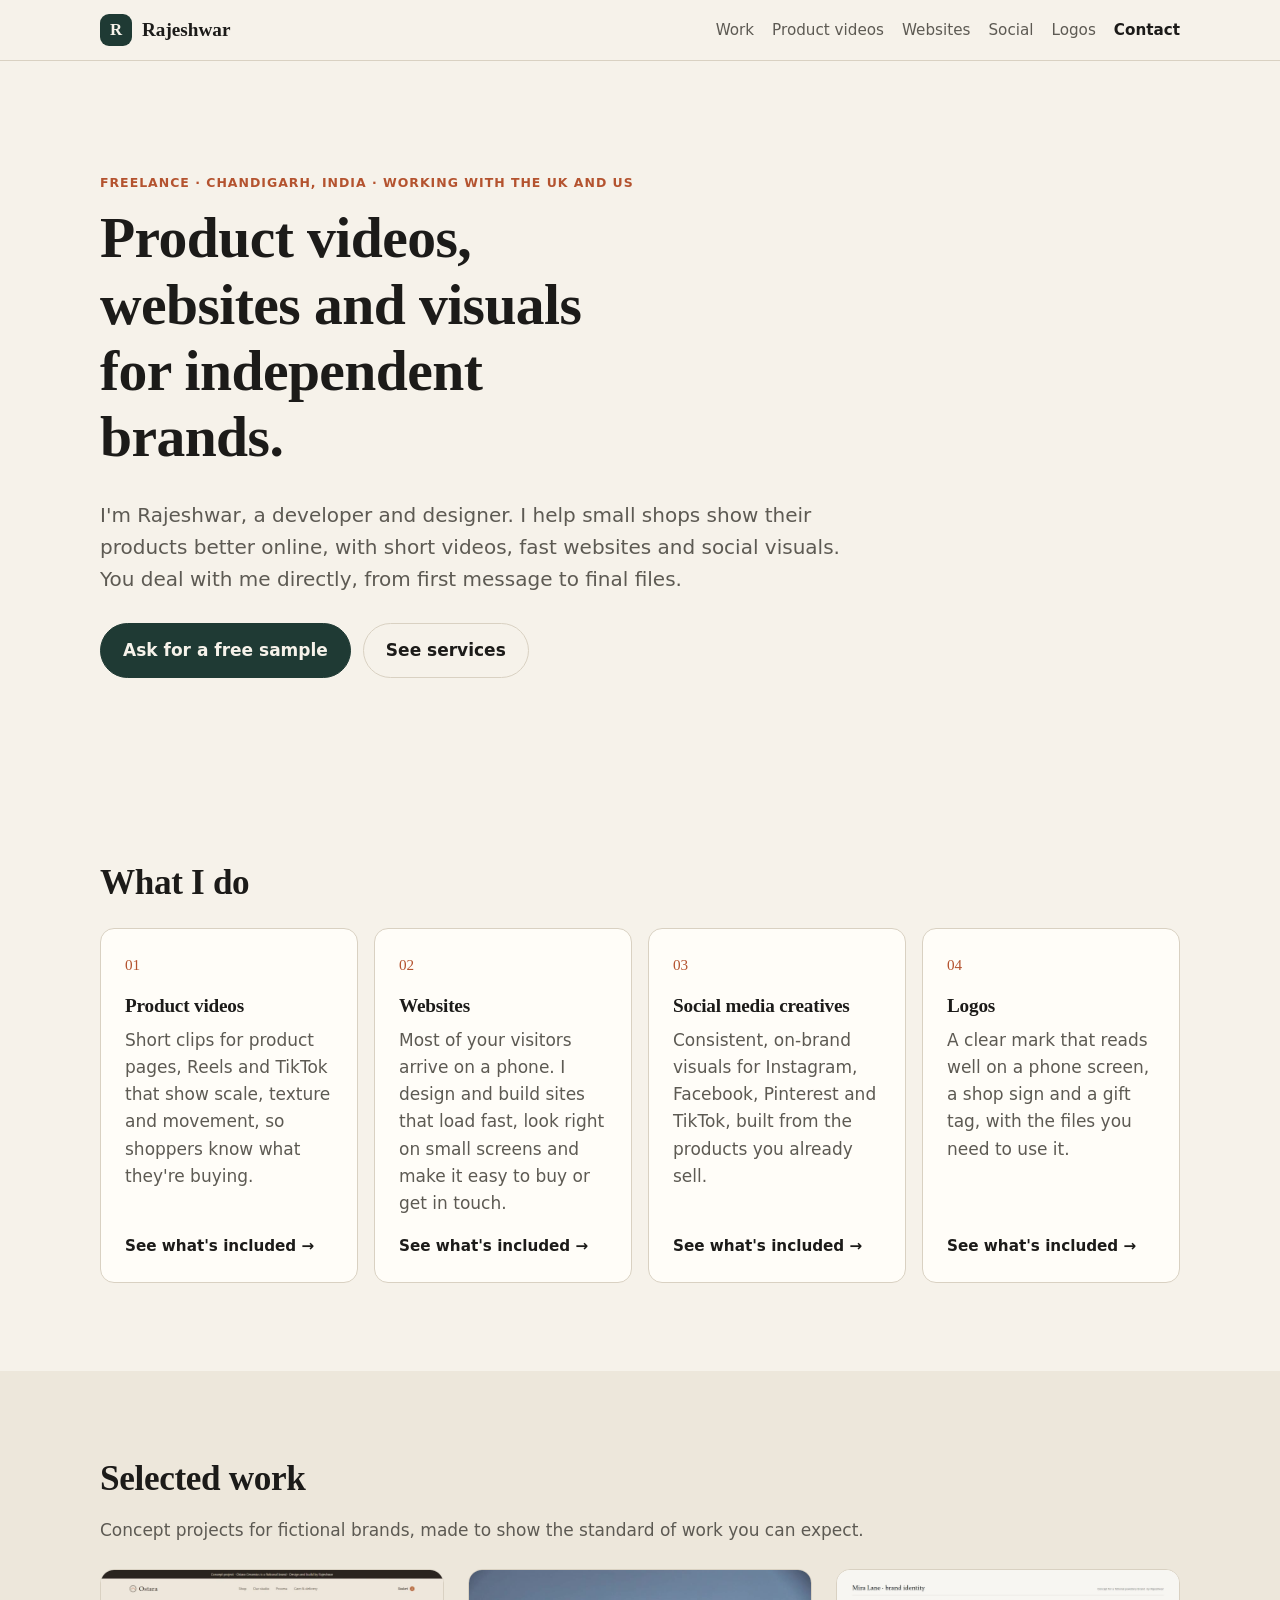
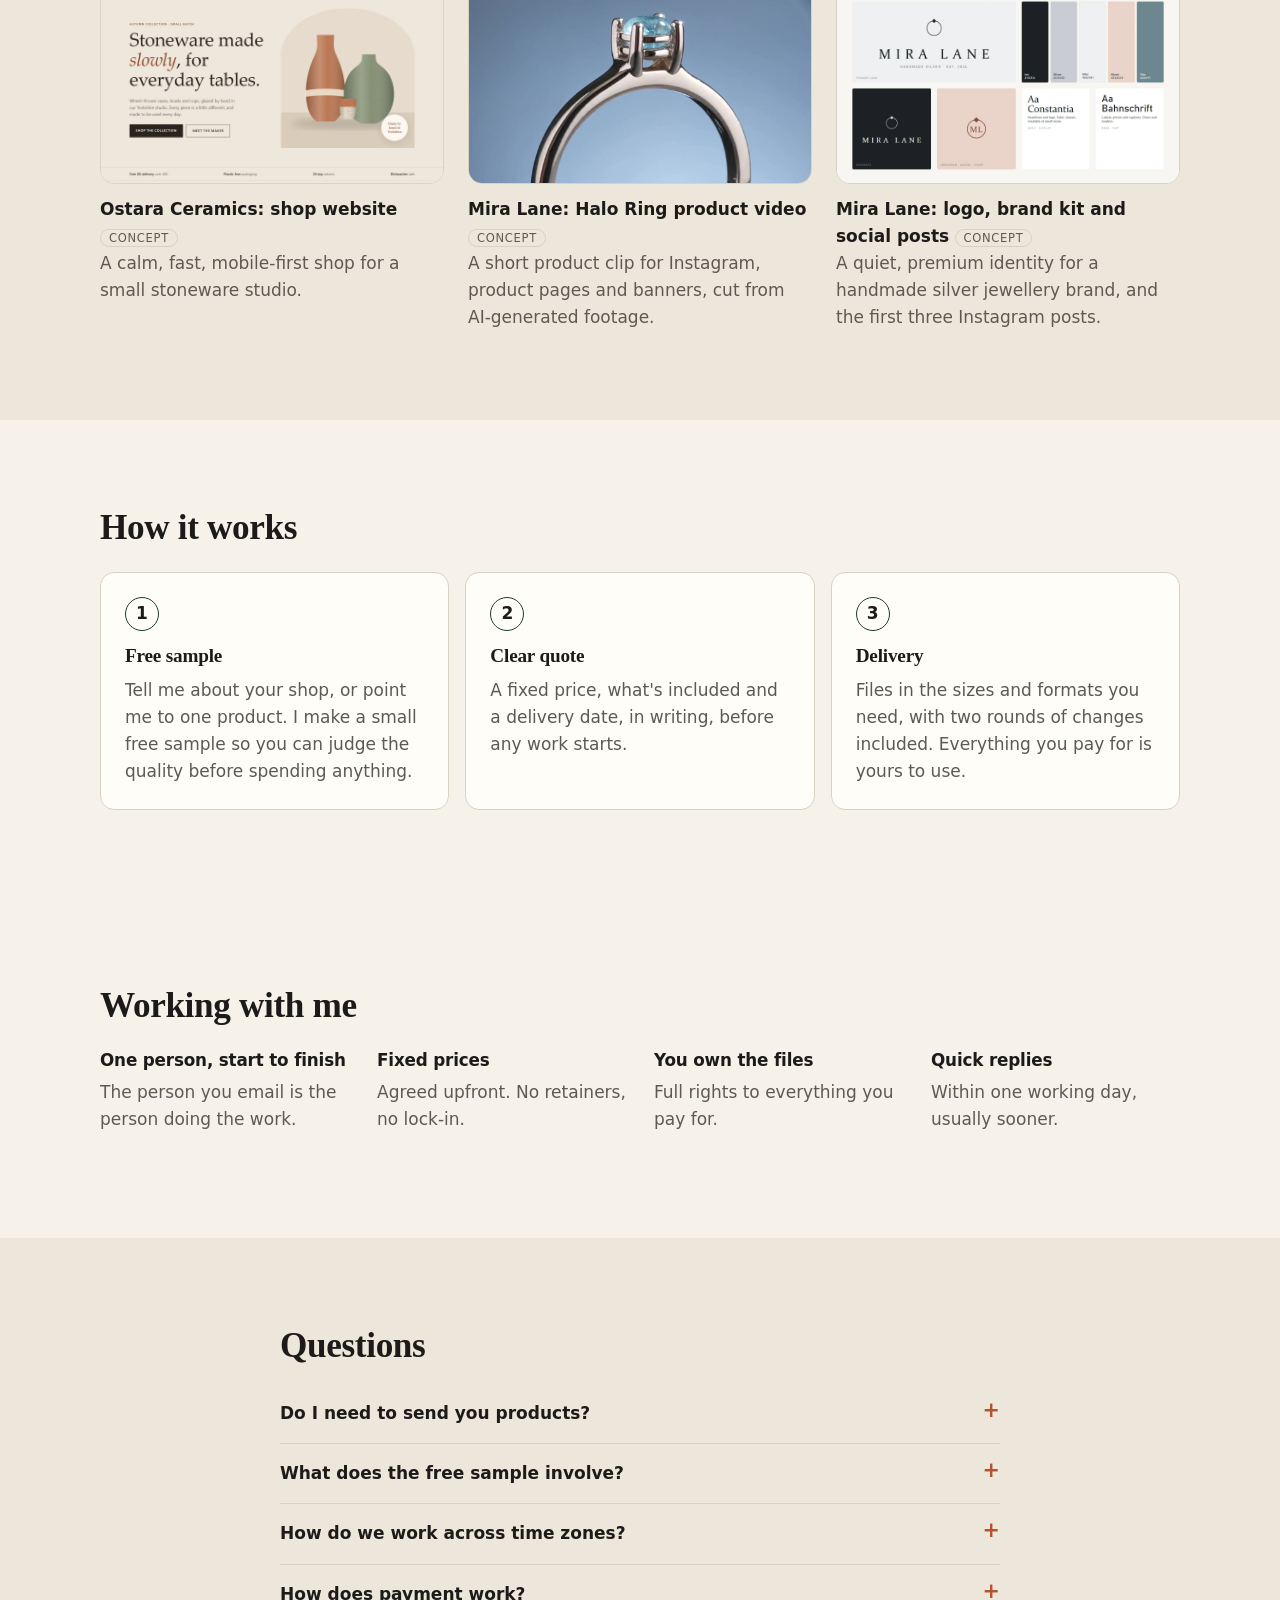
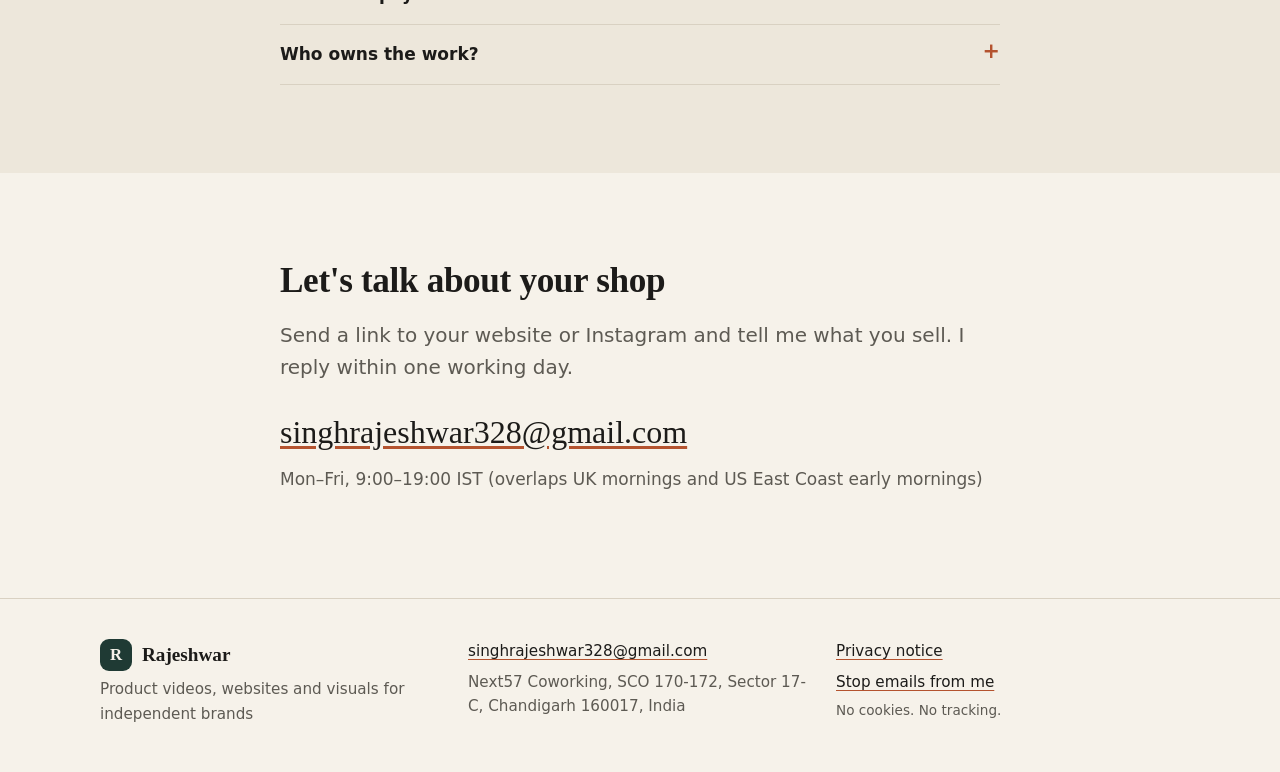
<file: index.html>
<!doctype html>
<html lang="en">
<head>
<meta charset="utf-8">
<meta name="viewport" content="width=device-width, initial-scale=1">
<title>Rajeshwar · Product videos, websites and visuals for independent brands</title>
<meta name="description" content="I&#39;m Rajeshwar, a developer and designer. I help small shops show their products better online, with short videos, fast websites and social visuals. You deal with me directly, from first message to final files.">

<link rel="canonical" href="https://rajeshwar-studio.vercel.app/">
<meta property="og:title" content="Rajeshwar · Product videos, websites and visuals for independent brands">
<meta property="og:description" content="I&#39;m Rajeshwar, a developer and designer. I help small shops show their products better online, with short videos, fast websites and social visuals. You deal with me directly, from first message to final files.">
<meta name="color-scheme" content="light dark">
<link rel="icon" href="./favicon.svg" type="image/svg+xml">
<link rel="stylesheet" href="./styles.css">
</head>
<body>
<a class="skip" href="#main">Skip to content</a>
<header class="site-header">
  <div class="wrap header-row">
    <a class="brand" href="./"><span class="mark" aria-hidden="true">R</span>Rajeshwar</a>
    <nav aria-label="Services"><a href="./#work">Work</a><a href="./product-videos/">Product videos</a><a href="./websites/">Websites</a><a href="./social-creatives/">Social</a><a href="./logos/">Logos</a><a class="nav-cta" href="./#contact">Contact</a></nav>
  </div>
</header>
<main id="main">

<section class="hero">
  <div class="wrap">
    <p class="eyebrow">Freelance · Chandigarh, India · Working with the UK and US</p>
    <h1>Product videos, websites and visuals for independent brands.</h1>
    <p class="lede">I&#39;m Rajeshwar, a developer and designer. I help small shops show their products better online, with short videos, fast websites and social visuals. You deal with me directly, from first message to final files.</p>
    <p class="actions"><a class="button" href="#contact">Ask for a free sample</a><a class="button ghost" href="#services">See services</a></p>
  </div>
</section>
<section id="services" class="section">
  <div class="wrap">
    <h2>What I do</h2>
    <div class="card-grid"><a class="card service-card" href="./product-videos/">
      <span class="card-index">01</span>
      <h3>Product videos</h3>
      <p>Short clips for product pages, Reels and TikTok that show scale, texture and movement, so shoppers know what they&#39;re buying.</p>
      <span class="card-link">See what's included <span aria-hidden="true">→</span></span>
    </a>
<a class="card service-card" href="./websites/">
      <span class="card-index">02</span>
      <h3>Websites</h3>
      <p>Most of your visitors arrive on a phone. I design and build sites that load fast, look right on small screens and make it easy to buy or get in touch.</p>
      <span class="card-link">See what's included <span aria-hidden="true">→</span></span>
    </a>
<a class="card service-card" href="./social-creatives/">
      <span class="card-index">03</span>
      <h3>Social media creatives</h3>
      <p>Consistent, on-brand visuals for Instagram, Facebook, Pinterest and TikTok, built from the products you already sell.</p>
      <span class="card-link">See what's included <span aria-hidden="true">→</span></span>
    </a>
<a class="card service-card" href="./logos/">
      <span class="card-index">04</span>
      <h3>Logos</h3>
      <p>A clear mark that reads well on a phone screen, a shop sign and a gift tag, with the files you need to use it.</p>
      <span class="card-link">See what's included <span aria-hidden="true">→</span></span>
    </a></div>
  </div>
</section>
<section id="work" class="section alt"><div class="wrap"><h2>Selected work</h2><p class="muted">Concept projects for fictional brands, made to show the standard of work you can expect.</p><div class="work-grid"><a class="work-item" href="./work/ostara-ceramics/"><figure><div class="media"><img src="./media/ostara-desktop.webp" alt="Home page of the Ostara Ceramics concept website, showing three stoneware vases" loading="lazy"></div><figcaption><strong>Ostara Ceramics: shop website</strong> <span class="tag">Concept</span><br><span class="muted">A calm, fast, mobile-first shop for a small stoneware studio.</span></figcaption></figure></a><a class="work-item" href="./work/mira-lane-halo-ring-video/"><figure><div class="media"><img src="./media/mira-video-poster.jpg" alt="Frame from the Halo Ring video: a silver ring with a pale blue stone in front of a soft blue spotlight" loading="lazy" style="object-position:center 40%"></div><figcaption><strong>Mira Lane: Halo Ring product video</strong> <span class="tag">Concept</span><br><span class="muted">A short product clip for Instagram, product pages and banners, cut from AI-generated footage.</span></figcaption></figure></a><a class="work-item" href="./work/mira-lane-brand-and-social/"><figure><div class="media"><img src="./media/mira-brand.webp" alt="Mira Lane brand sheet with logo, reversed logo, monogram, colour palette and typefaces" loading="lazy"></div><figcaption><strong>Mira Lane: logo, brand kit and social posts</strong> <span class="tag">Concept</span><br><span class="muted">A quiet, premium identity for a handmade silver jewellery brand, and the first three Instagram posts.</span></figcaption></figure></a></div></div></section>
<section id="process" class="section ">
  <div class="wrap">
    <h2>How it works</h2>
    <ol class="steps"><li><span class="step-n">1</span><h3>Free sample</h3><p>Tell me about your shop, or point me to one product. I make a small free sample so you can judge the quality before spending anything.</p></li><li><span class="step-n">2</span><h3>Clear quote</h3><p>A fixed price, what&#39;s included and a delivery date, in writing, before any work starts.</p></li><li><span class="step-n">3</span><h3>Delivery</h3><p>Files in the sizes and formats you need, with two rounds of changes included. Everything you pay for is yours to use.</p></li></ol>
  </div>
</section>
<section class="section">
  <div class="wrap">
    <h2>Working with me</h2>
    <div class="promise-grid"><div><h3>One person, start to finish</h3><p>The person you email is the person doing the work.</p></div><div><h3>Fixed prices</h3><p>Agreed upfront. No retainers, no lock-in.</p></div><div><h3>You own the files</h3><p>Full rights to everything you pay for.</p></div><div><h3>Quick replies</h3><p>Within one working day, usually sooner.</p></div></div>
  </div>
</section>
<section id="faq" class="section alt">
  <div class="wrap narrow">
    <h2>Questions</h2>
    <details><summary>Do I need to send you products?</summary><p>No. Samples are made from photos already on your website. For full projects we agree what&#39;s needed; often your existing photos, or a few clips filmed on a phone, are enough.</p></details><details><summary>What does the free sample involve?</summary><p>One small piece, for example a 10-second clip or a home page mockup, made for your brand. There&#39;s no obligation, and you don&#39;t need to get on a call.</p></details><details><summary>How do we work across time zones?</summary><p>I work Monday to Friday, 9:00–19:00 India time, which overlaps UK mornings and early mornings on the US East Coast. Most projects run entirely over email.</p></details><details><summary>How does payment work?</summary><p>Each project has a fixed price agreed in writing first. Payment is by international bank transfer or PayPal: half to start and half on delivery for larger projects.</p></details><details><summary>Who owns the work?</summary><p>You do. Once a project is paid, you get full rights to use the final files for your business.</p></details>
  </div>
</section>
<section id="contact" class="section contact">
  <div class="wrap narrow">
    <h2>Let's talk about your shop</h2>
    <p class="lede">Send a link to your website or Instagram and tell me what you sell. I reply within one working day.</p>
    <p class="contact-email"><a href="mailto:singhrajeshwar328@gmail.com?subject=Hello%20from%20your%20website">singhrajeshwar328@gmail.com</a></p>
    <p class="muted">Mon–Fri, 9:00–19:00 IST (overlaps UK mornings and US East Coast early mornings)</p>
  </div>
</section>
</main>
<footer class="site-footer">
  <div class="wrap footer-grid">
    <div>
      <p class="brand footer-brand"><span class="mark" aria-hidden="true">R</span>Rajeshwar</p>
      <p class="muted">Product videos, websites and visuals for independent brands</p>
    </div>
    <div>
      <p><a href="mailto:singhrajeshwar328@gmail.com">singhrajeshwar328@gmail.com</a></p>
      <p class="muted">Next57 Coworking, SCO 170-172, Sector 17-C, Chandigarh 160017, India</p>
    </div>
    <div class="footer-links">
      <a href="./privacy/">Privacy notice</a>
      <a href="./unsubscribe/">Stop emails from me</a>
      <p class="muted small">No cookies. No tracking.</p>
    </div>
  </div>
</footer>
</body>
</html>
</file>
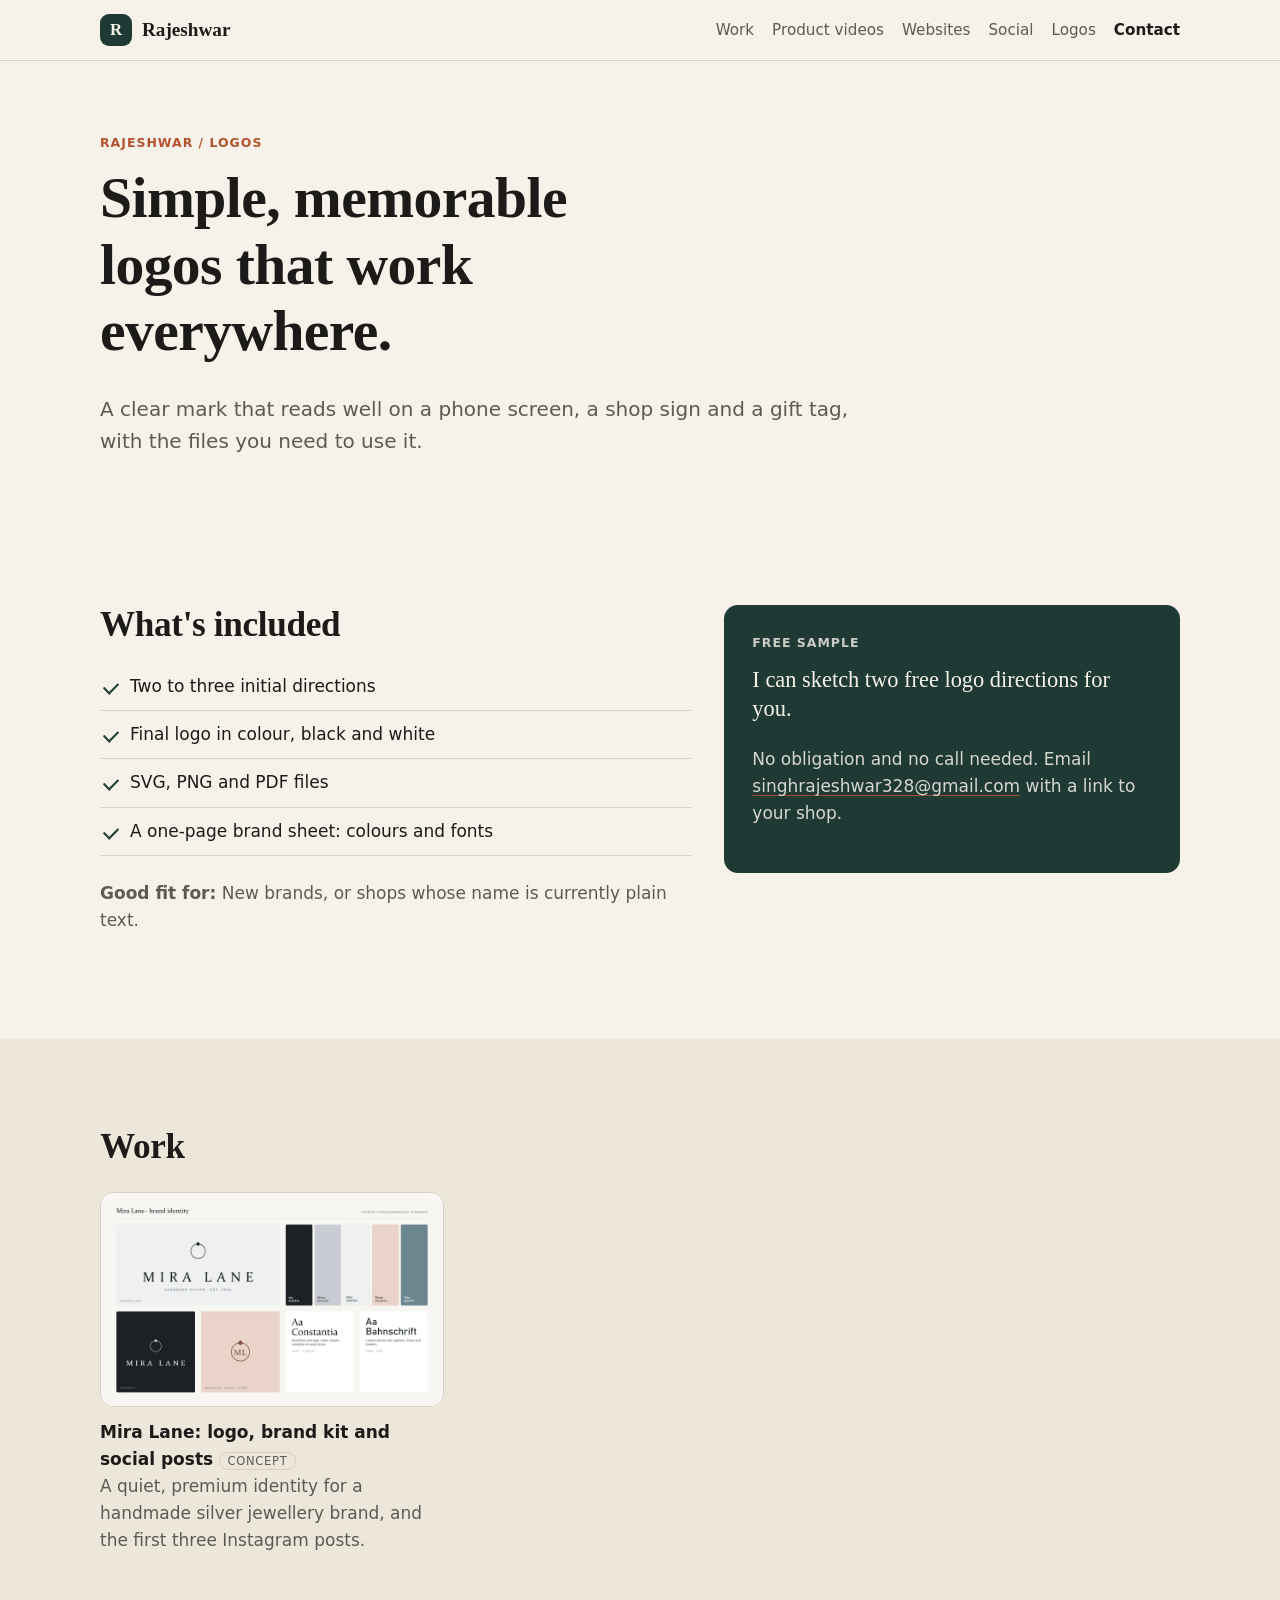
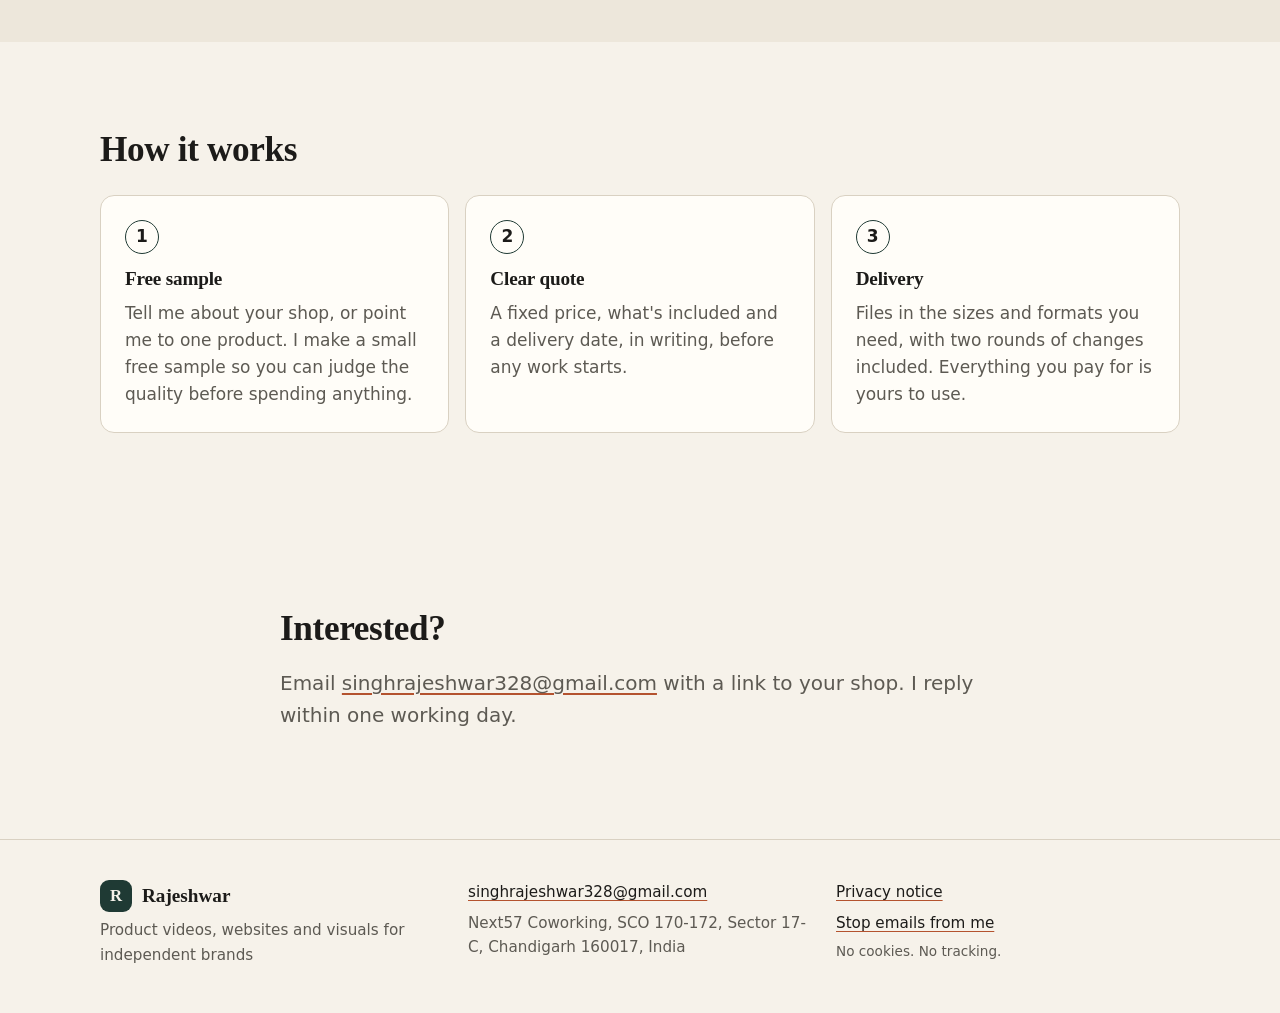
<file: logos/index.html>
<!doctype html>
<html lang="en">
<head>
<meta charset="utf-8">
<meta name="viewport" content="width=device-width, initial-scale=1">
<title>Logos · Rajeshwar</title>
<meta name="description" content="A clear mark that reads well on a phone screen, a shop sign and a gift tag, with the files you need to use it.">

<link rel="canonical" href="https://rajeshwar-studio.vercel.app/logos/">
<meta property="og:title" content="Logos · Rajeshwar">
<meta property="og:description" content="A clear mark that reads well on a phone screen, a shop sign and a gift tag, with the files you need to use it.">
<meta name="color-scheme" content="light dark">
<link rel="icon" href="../favicon.svg" type="image/svg+xml">
<link rel="stylesheet" href="../styles.css">
</head>
<body>
<a class="skip" href="#main">Skip to content</a>
<header class="site-header">
  <div class="wrap header-row">
    <a class="brand" href="../"><span class="mark" aria-hidden="true">R</span>Rajeshwar</a>
    <nav aria-label="Services"><a href="../#work">Work</a><a href="../product-videos/">Product videos</a><a href="../websites/">Websites</a><a href="../social-creatives/">Social</a><a href="../logos/">Logos</a><a class="nav-cta" href="../#contact">Contact</a></nav>
  </div>
</header>
<main id="main">

<section class="hero hero-small">
  <div class="wrap">
    <p class="eyebrow"><a href="../">Rajeshwar</a> / Logos</p>
    <h1>Simple, memorable logos that work everywhere.</h1>
    <p class="lede">A clear mark that reads well on a phone screen, a shop sign and a gift tag, with the files you need to use it.</p>
  </div>
</section>
<section class="section">
  <div class="wrap two-col">
    <div>
      <h2>What's included</h2>
      <ul class="checks"><li>Two to three initial directions</li><li>Final logo in colour, black and white</li><li>SVG, PNG and PDF files</li><li>A one-page brand sheet: colours and fonts</li></ul>
      <p class="muted"><strong>Good fit for:</strong> New brands, or shops whose name is currently plain text.</p>
      
    </div>
    <div class="offer">
    <p class="eyebrow">Free sample</p>
    <p class="offer-text">I can sketch two free logo directions for you.</p>
    <p class="muted">No obligation and no call needed. Email <a href="mailto:singhrajeshwar328@gmail.com?subject=Free%20sample%3A%20Logo%20design">singhrajeshwar328@gmail.com</a> with a link to your shop.</p>
  </div>
  </div>
</section>
<section class="section alt"><div class="wrap"><h2>Work</h2><div class="work-grid"><a class="work-item" href="../work/mira-lane-brand-and-social/"><figure><div class="media"><img src="../media/mira-brand.webp" alt="Mira Lane brand sheet with logo, reversed logo, monogram, colour palette and typefaces" loading="lazy"></div><figcaption><strong>Mira Lane: logo, brand kit and social posts</strong> <span class="tag">Concept</span><br><span class="muted">A quiet, premium identity for a handmade silver jewellery brand, and the first three Instagram posts.</span></figcaption></figure></a></div></div></section>
<section class="section ">
  <div class="wrap">
    <h2>How it works</h2>
    <ol class="steps"><li><span class="step-n">1</span><h3>Free sample</h3><p>Tell me about your shop, or point me to one product. I make a small free sample so you can judge the quality before spending anything.</p></li><li><span class="step-n">2</span><h3>Clear quote</h3><p>A fixed price, what&#39;s included and a delivery date, in writing, before any work starts.</p></li><li><span class="step-n">3</span><h3>Delivery</h3><p>Files in the sizes and formats you need, with two rounds of changes included. Everything you pay for is yours to use.</p></li></ol>
  </div>
</section>
<section class="section contact">
  <div class="wrap narrow">
    <h2>Interested?</h2>
    <p class="lede">Email <a href="mailto:singhrajeshwar328@gmail.com?subject=Logos%20for%20my%20shop">singhrajeshwar328@gmail.com</a> with a link to your shop. I reply within one working day.</p>
  </div>
</section>
</main>
<footer class="site-footer">
  <div class="wrap footer-grid">
    <div>
      <p class="brand footer-brand"><span class="mark" aria-hidden="true">R</span>Rajeshwar</p>
      <p class="muted">Product videos, websites and visuals for independent brands</p>
    </div>
    <div>
      <p><a href="mailto:singhrajeshwar328@gmail.com">singhrajeshwar328@gmail.com</a></p>
      <p class="muted">Next57 Coworking, SCO 170-172, Sector 17-C, Chandigarh 160017, India</p>
    </div>
    <div class="footer-links">
      <a href="../privacy/">Privacy notice</a>
      <a href="../unsubscribe/">Stop emails from me</a>
      <p class="muted small">No cookies. No tracking.</p>
    </div>
  </div>
</footer>
</body>
</html>
</file>
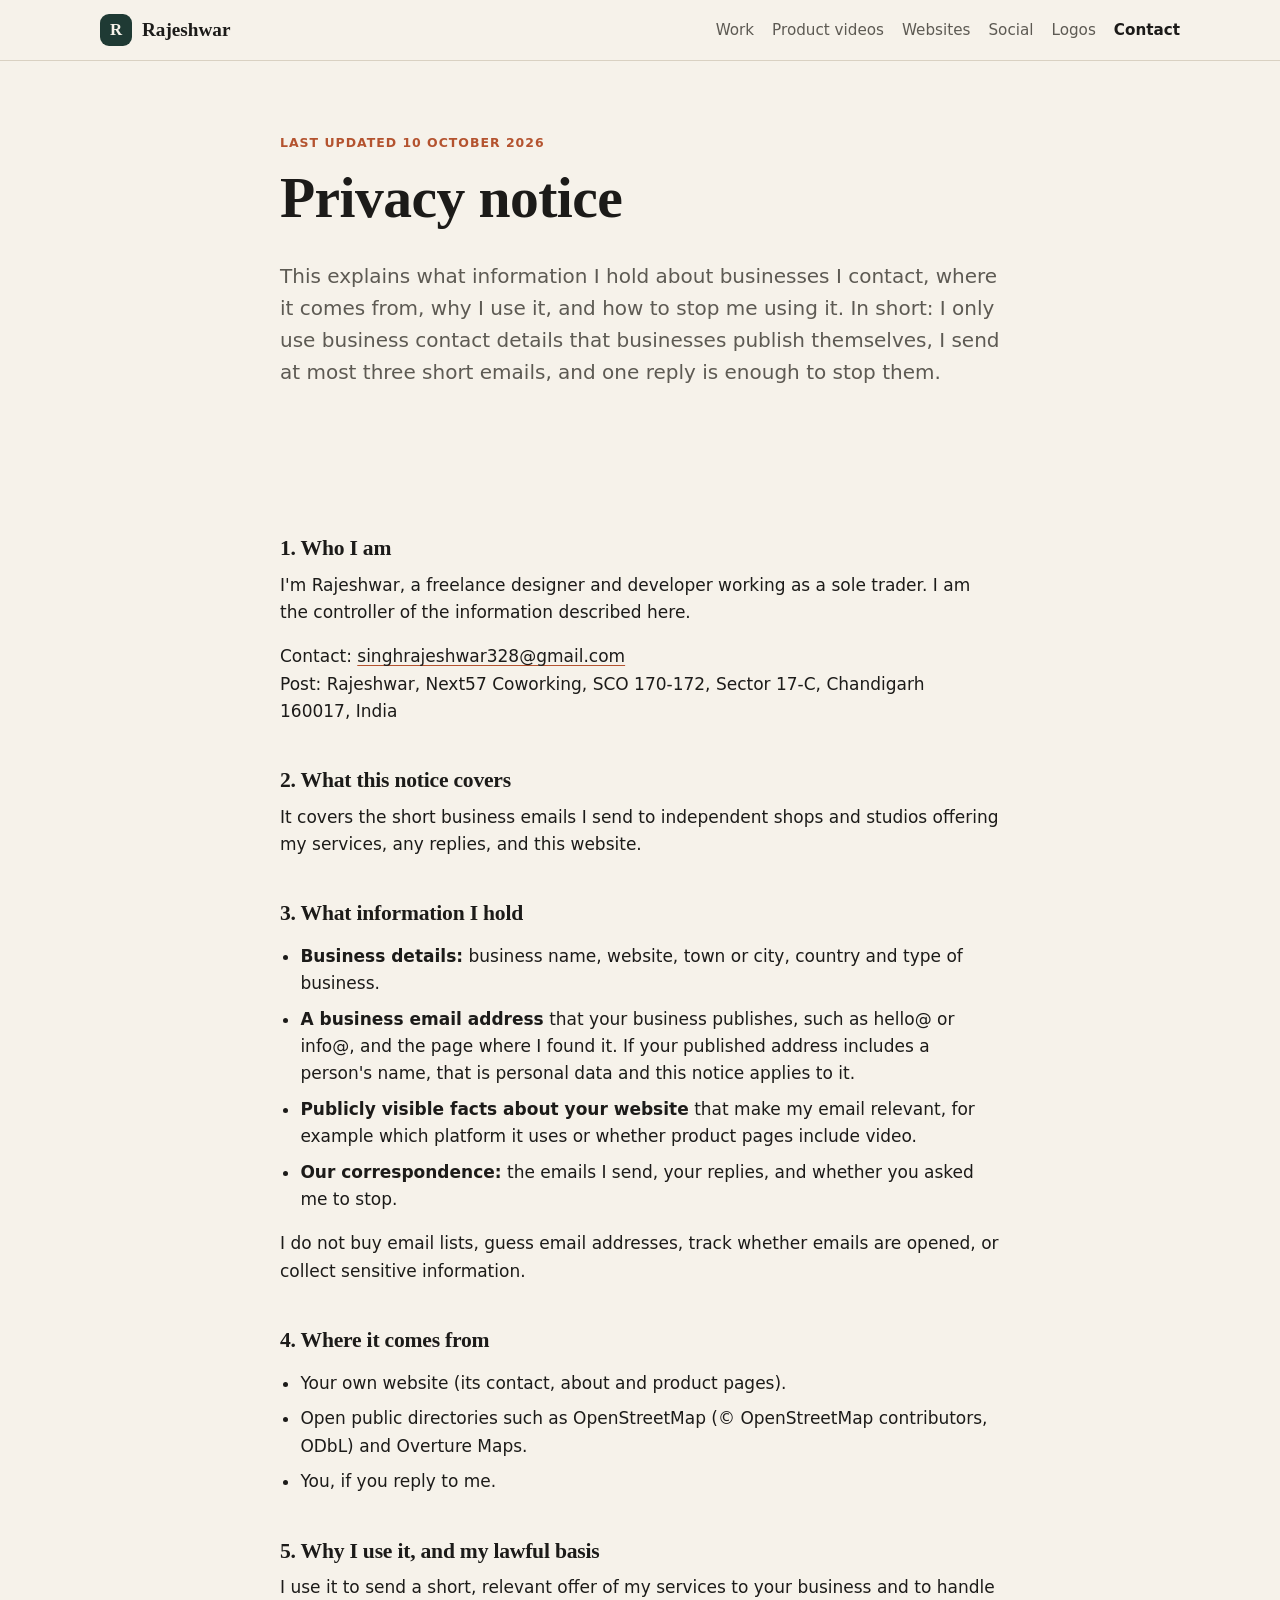
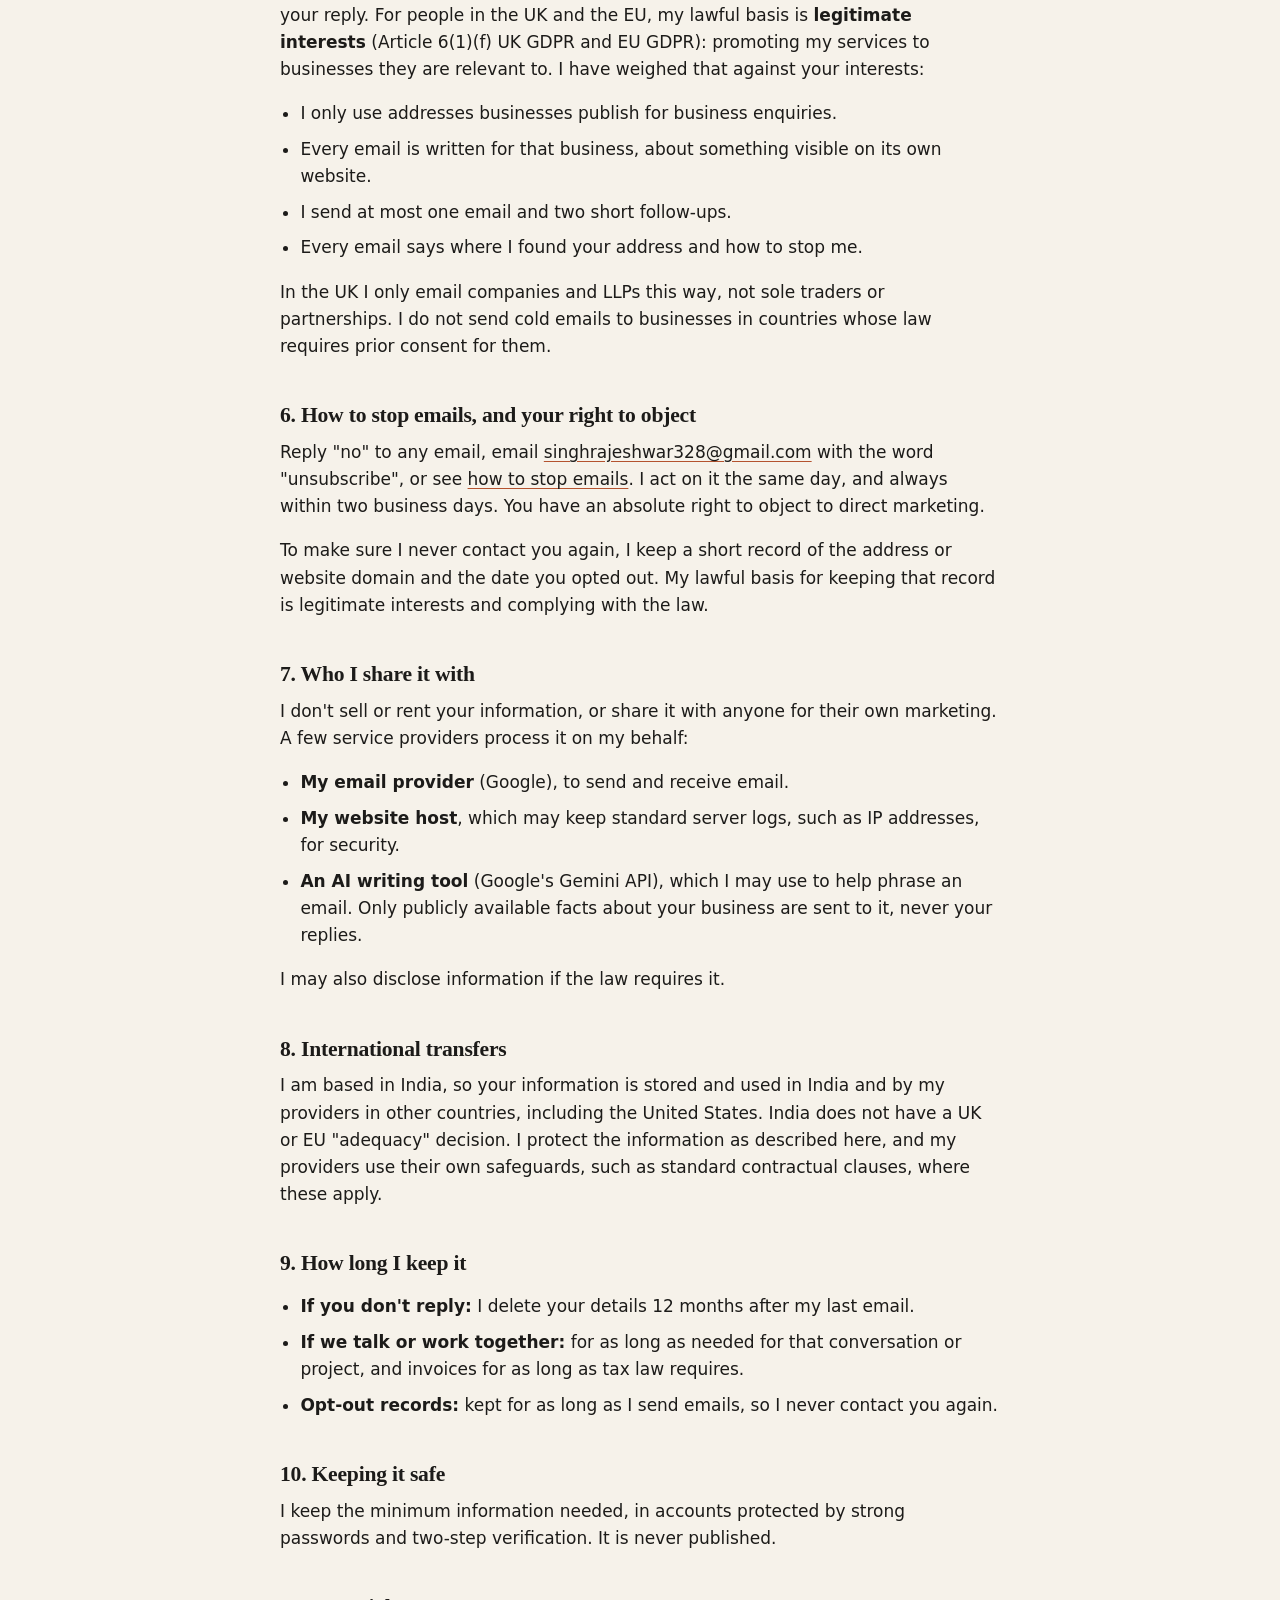
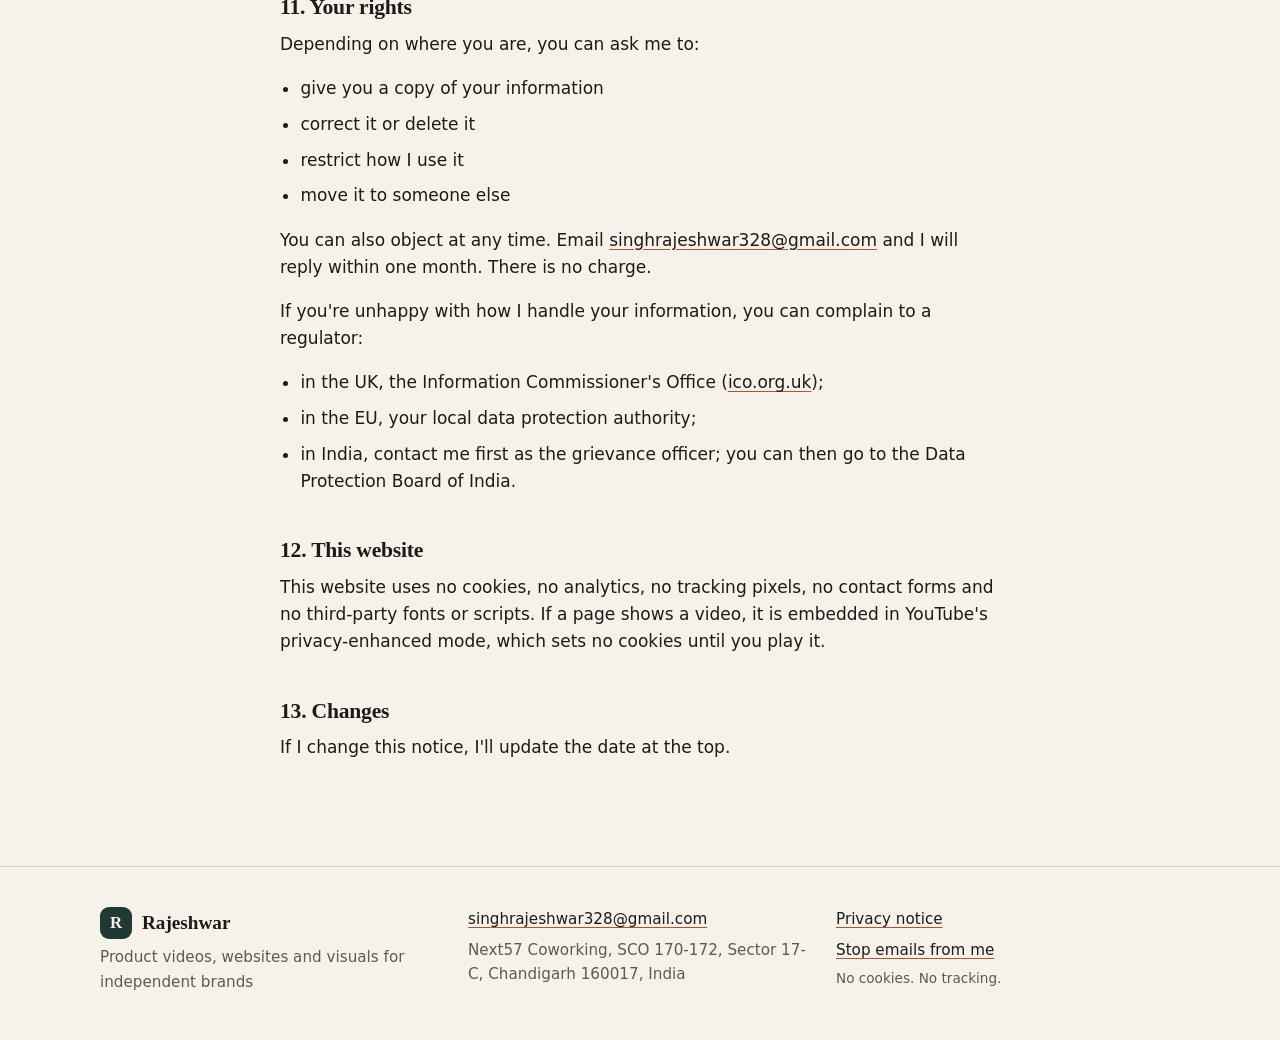
<file: privacy/index.html>
<!doctype html>
<html lang="en">
<head>
<meta charset="utf-8">
<meta name="viewport" content="width=device-width, initial-scale=1">
<title>Privacy notice · Rajeshwar</title>
<meta name="description" content="How I use business contact details for outreach, and how to stop emails.">

<link rel="canonical" href="https://rajeshwar-studio.vercel.app/privacy/">
<meta property="og:title" content="Privacy notice · Rajeshwar">
<meta property="og:description" content="How I use business contact details for outreach, and how to stop emails.">
<meta name="color-scheme" content="light dark">
<link rel="icon" href="../favicon.svg" type="image/svg+xml">
<link rel="stylesheet" href="../styles.css">
</head>
<body>
<a class="skip" href="#main">Skip to content</a>
<header class="site-header">
  <div class="wrap header-row">
    <a class="brand" href="../"><span class="mark" aria-hidden="true">R</span>Rajeshwar</a>
    <nav aria-label="Services"><a href="../#work">Work</a><a href="../product-videos/">Product videos</a><a href="../websites/">Websites</a><a href="../social-creatives/">Social</a><a href="../logos/">Logos</a><a class="nav-cta" href="../#contact">Contact</a></nav>
  </div>
</header>
<main id="main">

<section class="hero hero-small">
  <div class="wrap narrow">
    <p class="eyebrow">Last updated 10 October 2026</p>
    <h1>Privacy notice</h1>
    <p class="lede">This explains what information I hold about businesses I contact, where it comes from, why I use it, and how to stop me using it. In short: I only use business contact details that businesses publish themselves, I send at most three short emails, and one reply is enough to stop them.</p>
  </div>
</section>
<section class="section prose">
  <div class="wrap narrow">
    <h2>1. Who I am</h2>
    <p>I'm Rajeshwar, a freelance designer and developer working as a sole trader. I am the controller of the information described here.</p>
    <p>Contact: <a href="mailto:singhrajeshwar328@gmail.com?subject=Privacy%20request">singhrajeshwar328@gmail.com</a><br>Post: Rajeshwar, Next57 Coworking, SCO 170-172, Sector 17-C, Chandigarh 160017, India</p>

    <h2>2. What this notice covers</h2>
    <p>It covers the short business emails I send to independent shops and studios offering my services, any replies, and this website.</p>

    <h2>3. What information I hold</h2>
    <ul>
      <li><strong>Business details:</strong> business name, website, town or city, country and type of business.</li>
      <li><strong>A business email address</strong> that your business publishes, such as hello@ or info@, and the page where I found it. If your published address includes a person's name, that is personal data and this notice applies to it.</li>
      <li><strong>Publicly visible facts about your website</strong> that make my email relevant, for example which platform it uses or whether product pages include video.</li>
      <li><strong>Our correspondence:</strong> the emails I send, your replies, and whether you asked me to stop.</li>
    </ul>
    <p>I do not buy email lists, guess email addresses, track whether emails are opened, or collect sensitive information.</p>

    <h2>4. Where it comes from</h2>
    <ul>
      <li>Your own website (its contact, about and product pages).</li>
      <li>Open public directories such as OpenStreetMap (© OpenStreetMap contributors, ODbL) and Overture Maps.</li>
      <li>You, if you reply to me.</li>
    </ul>

    <h2>5. Why I use it, and my lawful basis</h2>
    <p>I use it to send a short, relevant offer of my services to your business and to handle your reply. For people in the UK and the EU, my lawful basis is <strong>legitimate interests</strong> (Article 6(1)(f) UK GDPR and EU GDPR): promoting my services to businesses they are relevant to. I have weighed that against your interests:</p>
    <ul>
      <li>I only use addresses businesses publish for business enquiries.</li>
      <li>Every email is written for that business, about something visible on its own website.</li>
      <li>I send at most one email and two short follow-ups.</li>
      <li>Every email says where I found your address and how to stop me.</li>
    </ul>
    <p>In the UK I only email companies and LLPs this way, not sole traders or partnerships. I do not send cold emails to businesses in countries whose law requires prior consent for them.</p>

    <h2>6. How to stop emails, and your right to object</h2>
    <p>Reply "no" to any email, email <a href="mailto:singhrajeshwar328@gmail.com?subject=Privacy%20request">singhrajeshwar328@gmail.com</a> with the word "unsubscribe", or see <a href="../unsubscribe/">how to stop emails</a>. I act on it the same day, and always within two business days. You have an absolute right to object to direct marketing.</p>
    <p>To make sure I never contact you again, I keep a short record of the address or website domain and the date you opted out. My lawful basis for keeping that record is legitimate interests and complying with the law.</p>

    <h2>7. Who I share it with</h2>
    <p>I don't sell or rent your information, or share it with anyone for their own marketing. A few service providers process it on my behalf:</p>
    <ul>
      <li><strong>My email provider</strong> (Google), to send and receive email.</li>
      <li><strong>My website host</strong>, which may keep standard server logs, such as IP addresses, for security.</li>
      <li><strong>An AI writing tool</strong> (Google's Gemini API), which I may use to help phrase an email. Only publicly available facts about your business are sent to it, never your replies.</li>
    </ul>
    <p>I may also disclose information if the law requires it.</p>

    <h2>8. International transfers</h2>
    <p>I am based in India, so your information is stored and used in India and by my providers in other countries, including the United States. India does not have a UK or EU "adequacy" decision. I protect the information as described here, and my providers use their own safeguards, such as standard contractual clauses, where these apply.</p>

    <h2>9. How long I keep it</h2>
    <ul>
      <li><strong>If you don't reply:</strong> I delete your details 12 months after my last email.</li>
      <li><strong>If we talk or work together:</strong> for as long as needed for that conversation or project, and invoices for as long as tax law requires.</li>
      <li><strong>Opt-out records:</strong> kept for as long as I send emails, so I never contact you again.</li>
    </ul>

    <h2>10. Keeping it safe</h2>
    <p>I keep the minimum information needed, in accounts protected by strong passwords and two-step verification. It is never published.</p>

    <h2>11. Your rights</h2>
    <p>Depending on where you are, you can ask me to:</p>
    <ul>
      <li>give you a copy of your information</li>
      <li>correct it or delete it</li>
      <li>restrict how I use it</li>
      <li>move it to someone else</li>
    </ul>
    <p>You can also object at any time. Email <a href="mailto:singhrajeshwar328@gmail.com?subject=Privacy%20request">singhrajeshwar328@gmail.com</a> and I will reply within one month. There is no charge.</p>
    <p>If you're unhappy with how I handle your information, you can complain to a regulator:</p>
    <ul>
      <li>in the UK, the Information Commissioner's Office (<a href="https://ico.org.uk/make-a-complaint/">ico.org.uk</a>);</li>
      <li>in the EU, your local data protection authority;</li>
      <li>in India, contact me first as the grievance officer; you can then go to the Data Protection Board of India.</li>
    </ul>

    <h2>12. This website</h2>
    <p>This website uses no cookies, no analytics, no tracking pixels, no contact forms and no third-party fonts or scripts. If a page shows a video, it is embedded in YouTube's privacy-enhanced mode, which sets no cookies until you play it.</p>

    <h2>13. Changes</h2>
    <p>If I change this notice, I'll update the date at the top.</p>
  </div>
</section>
</main>
<footer class="site-footer">
  <div class="wrap footer-grid">
    <div>
      <p class="brand footer-brand"><span class="mark" aria-hidden="true">R</span>Rajeshwar</p>
      <p class="muted">Product videos, websites and visuals for independent brands</p>
    </div>
    <div>
      <p><a href="mailto:singhrajeshwar328@gmail.com">singhrajeshwar328@gmail.com</a></p>
      <p class="muted">Next57 Coworking, SCO 170-172, Sector 17-C, Chandigarh 160017, India</p>
    </div>
    <div class="footer-links">
      <a href="../privacy/">Privacy notice</a>
      <a href="../unsubscribe/">Stop emails from me</a>
      <p class="muted small">No cookies. No tracking.</p>
    </div>
  </div>
</footer>
</body>
</html>
</file>
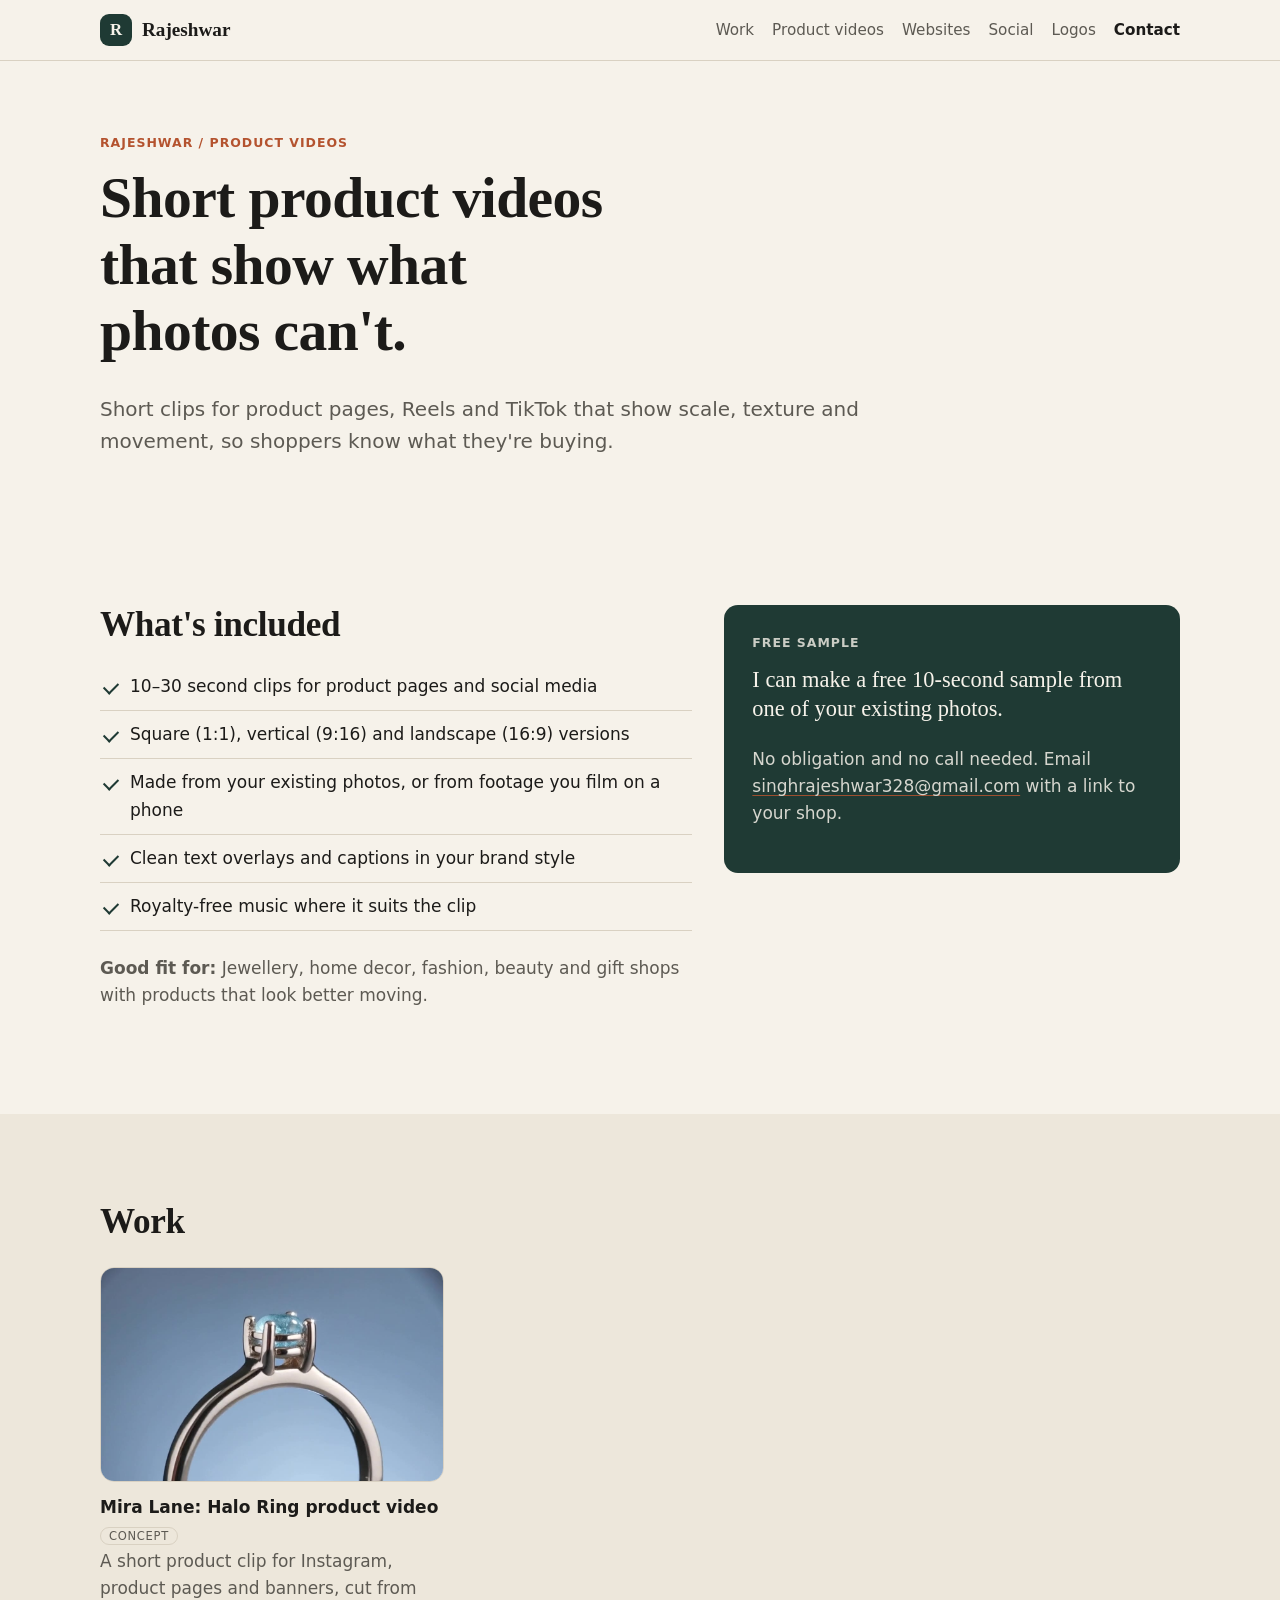
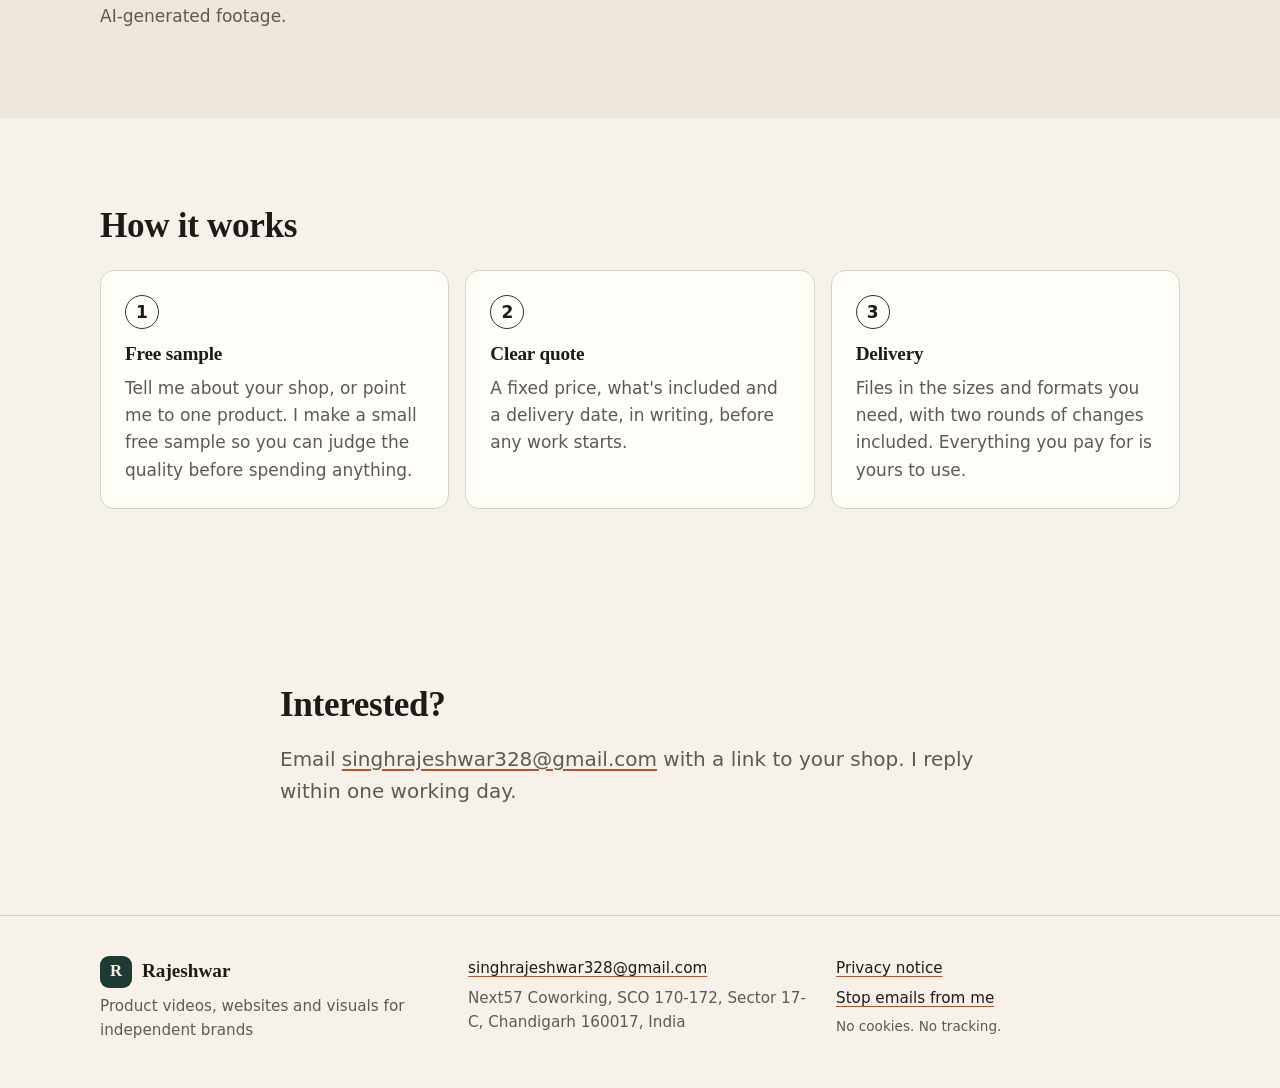
<file: product-videos/index.html>
<!doctype html>
<html lang="en">
<head>
<meta charset="utf-8">
<meta name="viewport" content="width=device-width, initial-scale=1">
<title>Product videos · Rajeshwar</title>
<meta name="description" content="Short clips for product pages, Reels and TikTok that show scale, texture and movement, so shoppers know what they&#39;re buying.">

<link rel="canonical" href="https://rajeshwar-studio.vercel.app/product-videos/">
<meta property="og:title" content="Product videos · Rajeshwar">
<meta property="og:description" content="Short clips for product pages, Reels and TikTok that show scale, texture and movement, so shoppers know what they&#39;re buying.">
<meta name="color-scheme" content="light dark">
<link rel="icon" href="../favicon.svg" type="image/svg+xml">
<link rel="stylesheet" href="../styles.css">
</head>
<body>
<a class="skip" href="#main">Skip to content</a>
<header class="site-header">
  <div class="wrap header-row">
    <a class="brand" href="../"><span class="mark" aria-hidden="true">R</span>Rajeshwar</a>
    <nav aria-label="Services"><a href="../#work">Work</a><a href="../product-videos/">Product videos</a><a href="../websites/">Websites</a><a href="../social-creatives/">Social</a><a href="../logos/">Logos</a><a class="nav-cta" href="../#contact">Contact</a></nav>
  </div>
</header>
<main id="main">

<section class="hero hero-small">
  <div class="wrap">
    <p class="eyebrow"><a href="../">Rajeshwar</a> / Product videos</p>
    <h1>Short product videos that show what photos can&#39;t.</h1>
    <p class="lede">Short clips for product pages, Reels and TikTok that show scale, texture and movement, so shoppers know what they&#39;re buying.</p>
  </div>
</section>
<section class="section">
  <div class="wrap two-col">
    <div>
      <h2>What's included</h2>
      <ul class="checks"><li>10–30 second clips for product pages and social media</li><li>Square (1:1), vertical (9:16) and landscape (16:9) versions</li><li>Made from your existing photos, or from footage you film on a phone</li><li>Clean text overlays and captions in your brand style</li><li>Royalty-free music where it suits the clip</li></ul>
      <p class="muted"><strong>Good fit for:</strong> Jewellery, home decor, fashion, beauty and gift shops with products that look better moving.</p>
      
    </div>
    <div class="offer">
    <p class="eyebrow">Free sample</p>
    <p class="offer-text">I can make a free 10-second sample from one of your existing photos.</p>
    <p class="muted">No obligation and no call needed. Email <a href="mailto:singhrajeshwar328@gmail.com?subject=Free%20sample%3A%20Product%20videos">singhrajeshwar328@gmail.com</a> with a link to your shop.</p>
  </div>
  </div>
</section>
<section class="section alt"><div class="wrap"><h2>Work</h2><div class="work-grid"><a class="work-item" href="../work/mira-lane-halo-ring-video/"><figure><div class="media"><img src="../media/mira-video-poster.jpg" alt="Frame from the Halo Ring video: a silver ring with a pale blue stone in front of a soft blue spotlight" loading="lazy" style="object-position:center 40%"></div><figcaption><strong>Mira Lane: Halo Ring product video</strong> <span class="tag">Concept</span><br><span class="muted">A short product clip for Instagram, product pages and banners, cut from AI-generated footage.</span></figcaption></figure></a></div></div></section>
<section class="section ">
  <div class="wrap">
    <h2>How it works</h2>
    <ol class="steps"><li><span class="step-n">1</span><h3>Free sample</h3><p>Tell me about your shop, or point me to one product. I make a small free sample so you can judge the quality before spending anything.</p></li><li><span class="step-n">2</span><h3>Clear quote</h3><p>A fixed price, what&#39;s included and a delivery date, in writing, before any work starts.</p></li><li><span class="step-n">3</span><h3>Delivery</h3><p>Files in the sizes and formats you need, with two rounds of changes included. Everything you pay for is yours to use.</p></li></ol>
  </div>
</section>
<section class="section contact">
  <div class="wrap narrow">
    <h2>Interested?</h2>
    <p class="lede">Email <a href="mailto:singhrajeshwar328@gmail.com?subject=Product%20videos%20for%20my%20shop">singhrajeshwar328@gmail.com</a> with a link to your shop. I reply within one working day.</p>
  </div>
</section>
</main>
<footer class="site-footer">
  <div class="wrap footer-grid">
    <div>
      <p class="brand footer-brand"><span class="mark" aria-hidden="true">R</span>Rajeshwar</p>
      <p class="muted">Product videos, websites and visuals for independent brands</p>
    </div>
    <div>
      <p><a href="mailto:singhrajeshwar328@gmail.com">singhrajeshwar328@gmail.com</a></p>
      <p class="muted">Next57 Coworking, SCO 170-172, Sector 17-C, Chandigarh 160017, India</p>
    </div>
    <div class="footer-links">
      <a href="../privacy/">Privacy notice</a>
      <a href="../unsubscribe/">Stop emails from me</a>
      <p class="muted small">No cookies. No tracking.</p>
    </div>
  </div>
</footer>
</body>
</html>
</file>
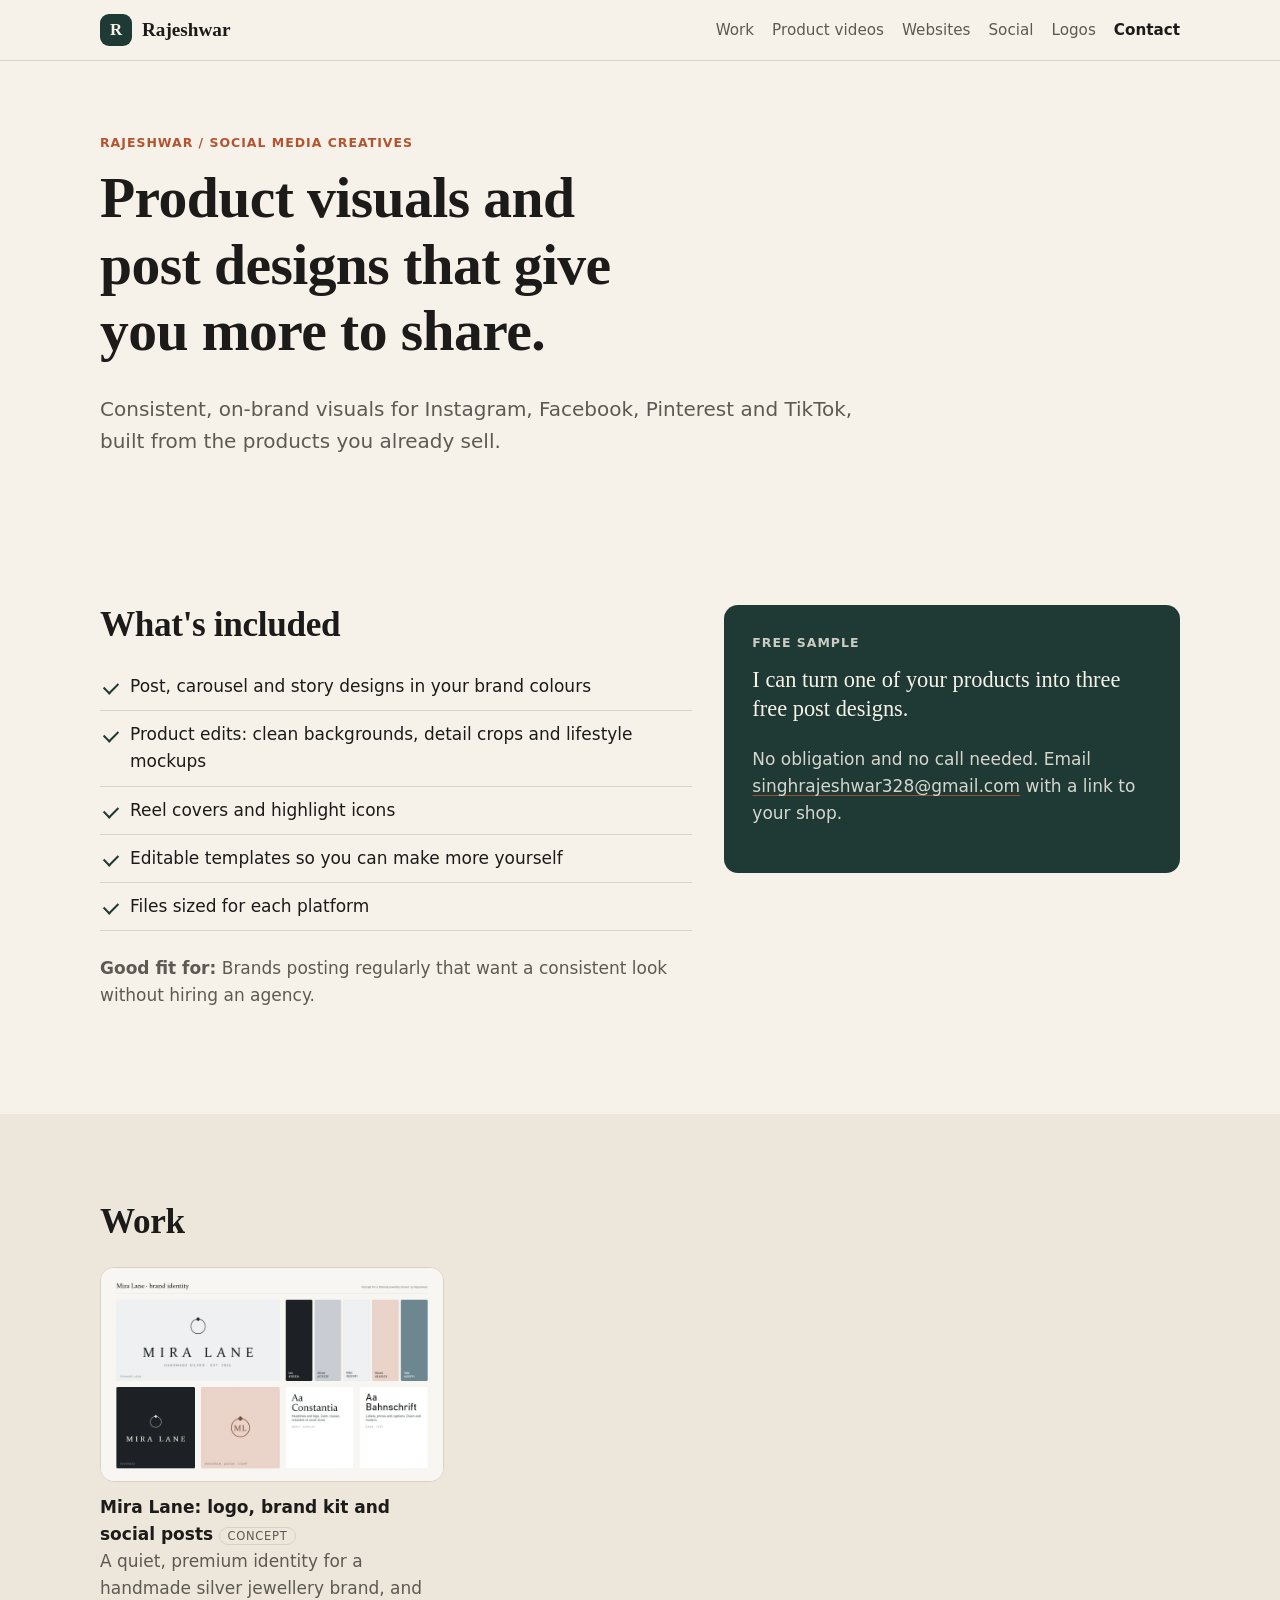
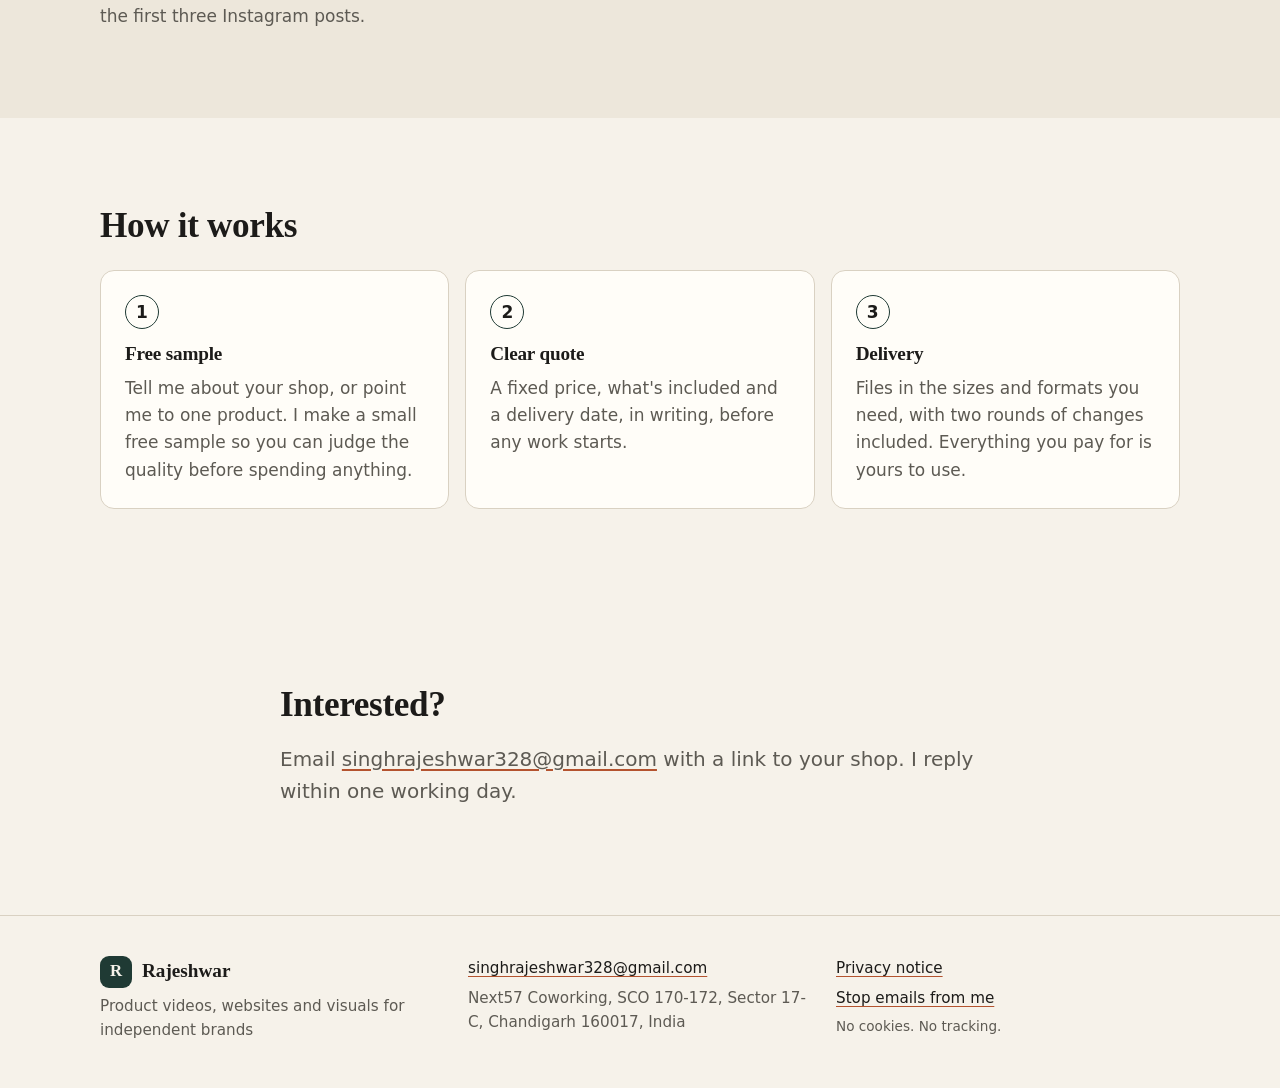
<file: social-creatives/index.html>
<!doctype html>
<html lang="en">
<head>
<meta charset="utf-8">
<meta name="viewport" content="width=device-width, initial-scale=1">
<title>Social media creatives · Rajeshwar</title>
<meta name="description" content="Consistent, on-brand visuals for Instagram, Facebook, Pinterest and TikTok, built from the products you already sell.">

<link rel="canonical" href="https://rajeshwar-studio.vercel.app/social-creatives/">
<meta property="og:title" content="Social media creatives · Rajeshwar">
<meta property="og:description" content="Consistent, on-brand visuals for Instagram, Facebook, Pinterest and TikTok, built from the products you already sell.">
<meta name="color-scheme" content="light dark">
<link rel="icon" href="../favicon.svg" type="image/svg+xml">
<link rel="stylesheet" href="../styles.css">
</head>
<body>
<a class="skip" href="#main">Skip to content</a>
<header class="site-header">
  <div class="wrap header-row">
    <a class="brand" href="../"><span class="mark" aria-hidden="true">R</span>Rajeshwar</a>
    <nav aria-label="Services"><a href="../#work">Work</a><a href="../product-videos/">Product videos</a><a href="../websites/">Websites</a><a href="../social-creatives/">Social</a><a href="../logos/">Logos</a><a class="nav-cta" href="../#contact">Contact</a></nav>
  </div>
</header>
<main id="main">

<section class="hero hero-small">
  <div class="wrap">
    <p class="eyebrow"><a href="../">Rajeshwar</a> / Social media creatives</p>
    <h1>Product visuals and post designs that give you more to share.</h1>
    <p class="lede">Consistent, on-brand visuals for Instagram, Facebook, Pinterest and TikTok, built from the products you already sell.</p>
  </div>
</section>
<section class="section">
  <div class="wrap two-col">
    <div>
      <h2>What's included</h2>
      <ul class="checks"><li>Post, carousel and story designs in your brand colours</li><li>Product edits: clean backgrounds, detail crops and lifestyle mockups</li><li>Reel covers and highlight icons</li><li>Editable templates so you can make more yourself</li><li>Files sized for each platform</li></ul>
      <p class="muted"><strong>Good fit for:</strong> Brands posting regularly that want a consistent look without hiring an agency.</p>
      
    </div>
    <div class="offer">
    <p class="eyebrow">Free sample</p>
    <p class="offer-text">I can turn one of your products into three free post designs.</p>
    <p class="muted">No obligation and no call needed. Email <a href="mailto:singhrajeshwar328@gmail.com?subject=Free%20sample%3A%20Social%20media%20creatives">singhrajeshwar328@gmail.com</a> with a link to your shop.</p>
  </div>
  </div>
</section>
<section class="section alt"><div class="wrap"><h2>Work</h2><div class="work-grid"><a class="work-item" href="../work/mira-lane-brand-and-social/"><figure><div class="media"><img src="../media/mira-brand.webp" alt="Mira Lane brand sheet with logo, reversed logo, monogram, colour palette and typefaces" loading="lazy"></div><figcaption><strong>Mira Lane: logo, brand kit and social posts</strong> <span class="tag">Concept</span><br><span class="muted">A quiet, premium identity for a handmade silver jewellery brand, and the first three Instagram posts.</span></figcaption></figure></a></div></div></section>
<section class="section ">
  <div class="wrap">
    <h2>How it works</h2>
    <ol class="steps"><li><span class="step-n">1</span><h3>Free sample</h3><p>Tell me about your shop, or point me to one product. I make a small free sample so you can judge the quality before spending anything.</p></li><li><span class="step-n">2</span><h3>Clear quote</h3><p>A fixed price, what&#39;s included and a delivery date, in writing, before any work starts.</p></li><li><span class="step-n">3</span><h3>Delivery</h3><p>Files in the sizes and formats you need, with two rounds of changes included. Everything you pay for is yours to use.</p></li></ol>
  </div>
</section>
<section class="section contact">
  <div class="wrap narrow">
    <h2>Interested?</h2>
    <p class="lede">Email <a href="mailto:singhrajeshwar328@gmail.com?subject=Social%20media%20creatives%20for%20my%20shop">singhrajeshwar328@gmail.com</a> with a link to your shop. I reply within one working day.</p>
  </div>
</section>
</main>
<footer class="site-footer">
  <div class="wrap footer-grid">
    <div>
      <p class="brand footer-brand"><span class="mark" aria-hidden="true">R</span>Rajeshwar</p>
      <p class="muted">Product videos, websites and visuals for independent brands</p>
    </div>
    <div>
      <p><a href="mailto:singhrajeshwar328@gmail.com">singhrajeshwar328@gmail.com</a></p>
      <p class="muted">Next57 Coworking, SCO 170-172, Sector 17-C, Chandigarh 160017, India</p>
    </div>
    <div class="footer-links">
      <a href="../privacy/">Privacy notice</a>
      <a href="../unsubscribe/">Stop emails from me</a>
      <p class="muted small">No cookies. No tracking.</p>
    </div>
  </div>
</footer>
</body>
</html>
</file>
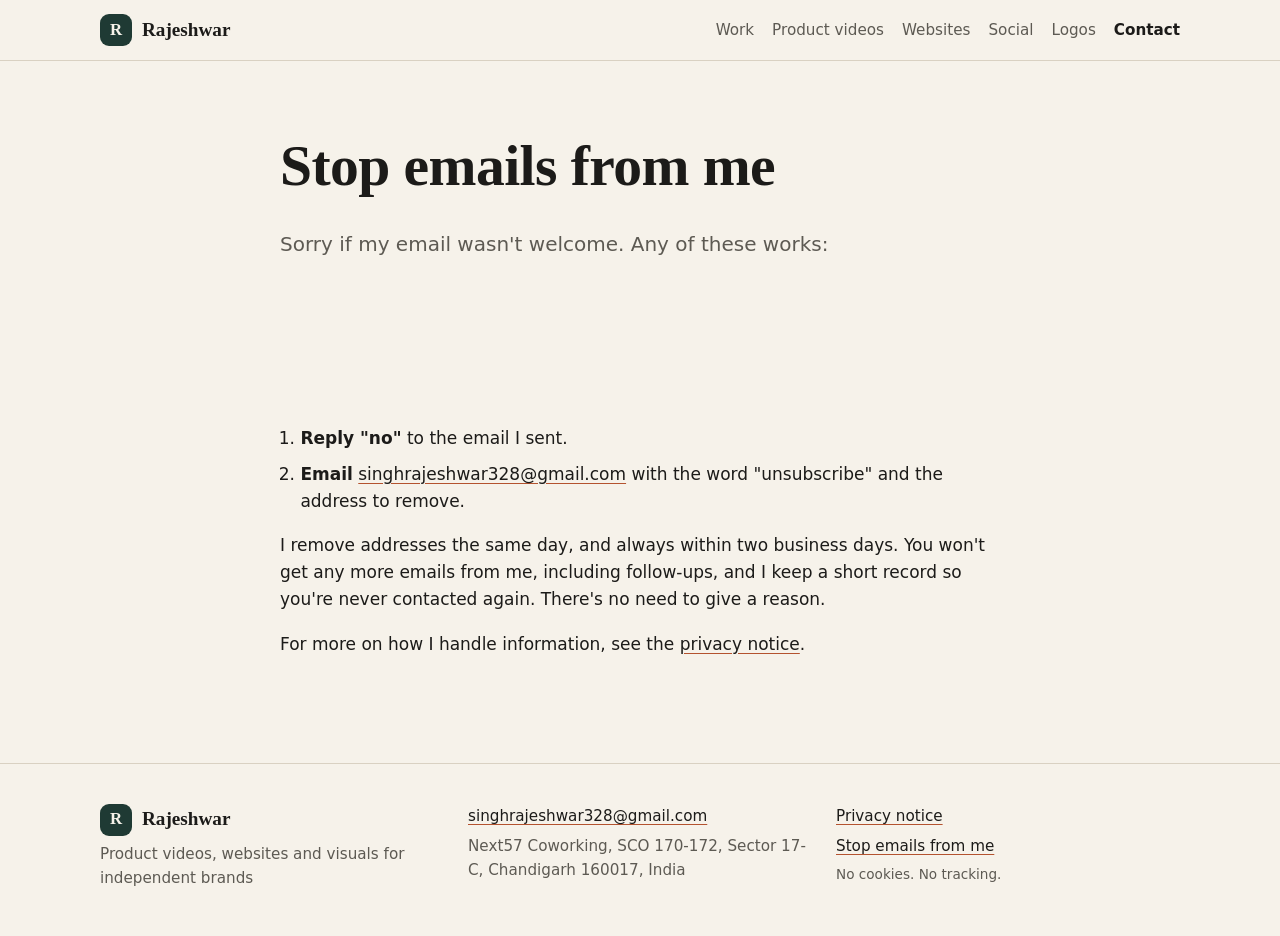
<file: unsubscribe/index.html>
<!doctype html>
<html lang="en">
<head>
<meta charset="utf-8">
<meta name="viewport" content="width=device-width, initial-scale=1">
<title>Stop emails · Rajeshwar</title>
<meta name="description" content="How to stop receiving emails from me.">

<link rel="canonical" href="https://rajeshwar-studio.vercel.app/unsubscribe/">
<meta property="og:title" content="Stop emails · Rajeshwar">
<meta property="og:description" content="How to stop receiving emails from me.">
<meta name="color-scheme" content="light dark">
<link rel="icon" href="../favicon.svg" type="image/svg+xml">
<link rel="stylesheet" href="../styles.css">
</head>
<body>
<a class="skip" href="#main">Skip to content</a>
<header class="site-header">
  <div class="wrap header-row">
    <a class="brand" href="../"><span class="mark" aria-hidden="true">R</span>Rajeshwar</a>
    <nav aria-label="Services"><a href="../#work">Work</a><a href="../product-videos/">Product videos</a><a href="../websites/">Websites</a><a href="../social-creatives/">Social</a><a href="../logos/">Logos</a><a class="nav-cta" href="../#contact">Contact</a></nav>
  </div>
</header>
<main id="main">

<section class="hero hero-small">
  <div class="wrap narrow">
    <h1>Stop emails from me</h1>
    <p class="lede">Sorry if my email wasn't welcome. Any of these works:</p>
  </div>
</section>
<section class="section prose">
  <div class="wrap narrow">
    <ol>
      <li><strong>Reply "no"</strong> to the email I sent.</li>
      <li><strong>Email</strong> <a href="mailto:singhrajeshwar328@gmail.com?subject=unsubscribe">singhrajeshwar328@gmail.com</a> with the word "unsubscribe" and the address to remove.</li>
    </ol>
    <p>I remove addresses the same day, and always within two business days. You won't get any more emails from me, including follow-ups, and I keep a short record so you're never contacted again. There's no need to give a reason.</p>
    <p>For more on how I handle information, see the <a href="../privacy/">privacy notice</a>.</p>
  </div>
</section>
</main>
<footer class="site-footer">
  <div class="wrap footer-grid">
    <div>
      <p class="brand footer-brand"><span class="mark" aria-hidden="true">R</span>Rajeshwar</p>
      <p class="muted">Product videos, websites and visuals for independent brands</p>
    </div>
    <div>
      <p><a href="mailto:singhrajeshwar328@gmail.com">singhrajeshwar328@gmail.com</a></p>
      <p class="muted">Next57 Coworking, SCO 170-172, Sector 17-C, Chandigarh 160017, India</p>
    </div>
    <div class="footer-links">
      <a href="../privacy/">Privacy notice</a>
      <a href="../unsubscribe/">Stop emails from me</a>
      <p class="muted small">No cookies. No tracking.</p>
    </div>
  </div>
</footer>
</body>
</html>
</file>
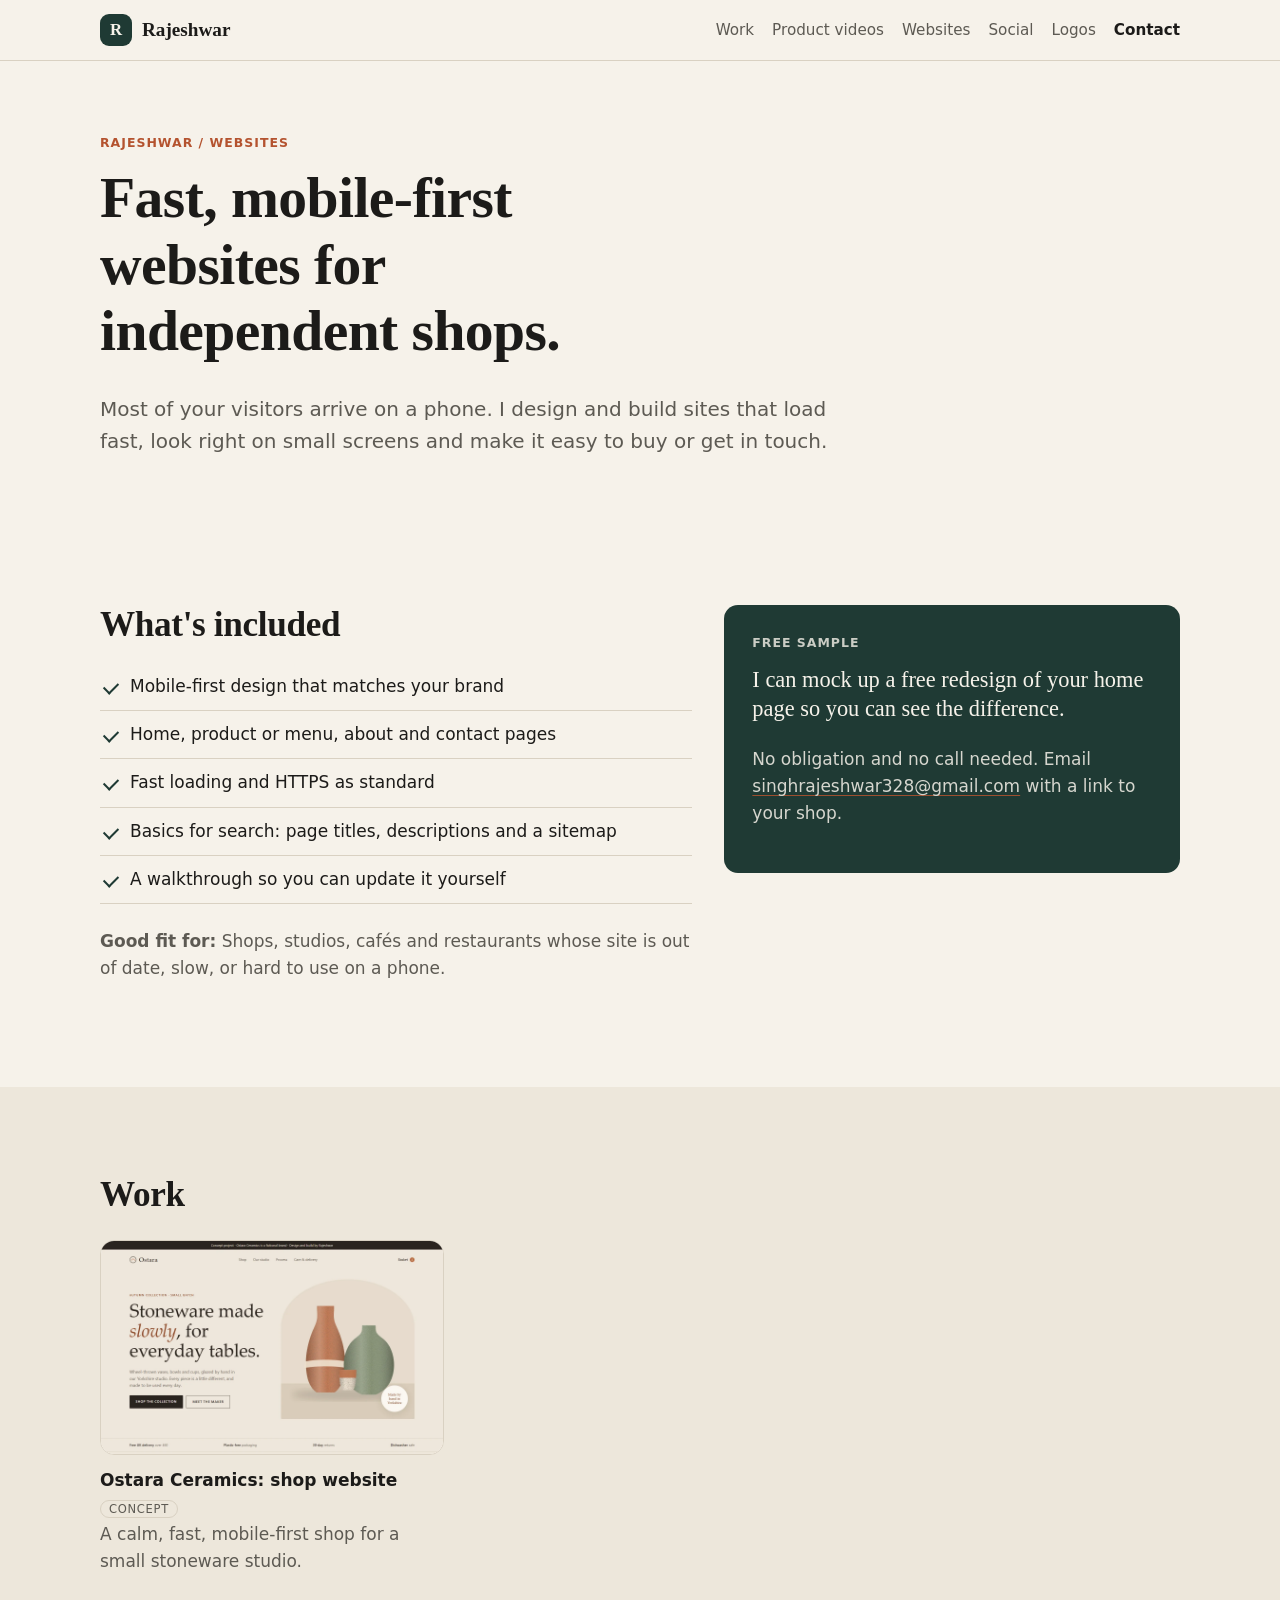
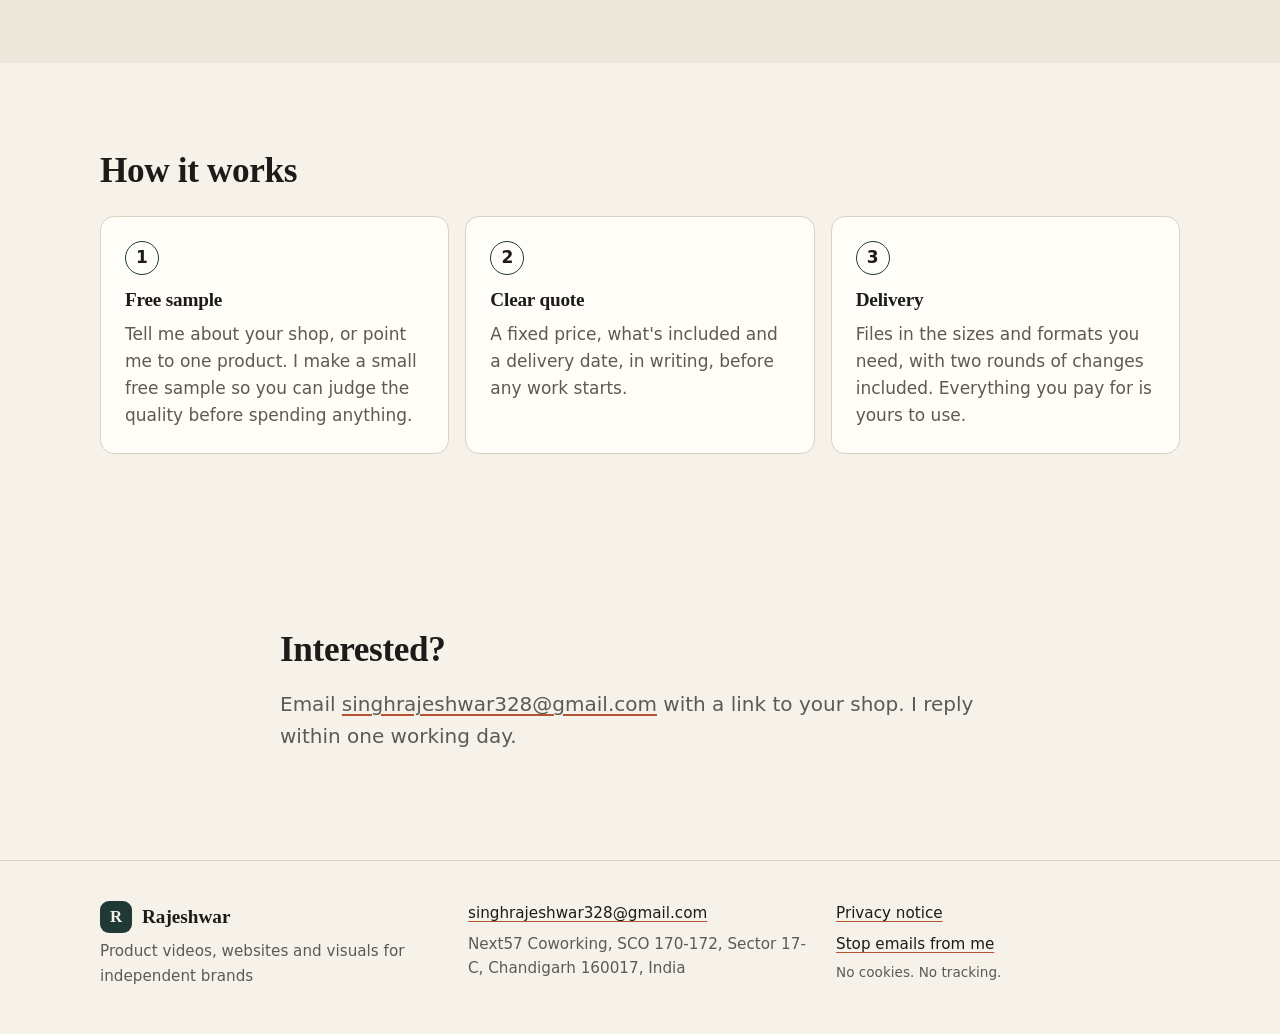
<file: websites/index.html>
<!doctype html>
<html lang="en">
<head>
<meta charset="utf-8">
<meta name="viewport" content="width=device-width, initial-scale=1">
<title>Websites · Rajeshwar</title>
<meta name="description" content="Most of your visitors arrive on a phone. I design and build sites that load fast, look right on small screens and make it easy to buy or get in touch.">

<link rel="canonical" href="https://rajeshwar-studio.vercel.app/websites/">
<meta property="og:title" content="Websites · Rajeshwar">
<meta property="og:description" content="Most of your visitors arrive on a phone. I design and build sites that load fast, look right on small screens and make it easy to buy or get in touch.">
<meta name="color-scheme" content="light dark">
<link rel="icon" href="../favicon.svg" type="image/svg+xml">
<link rel="stylesheet" href="../styles.css">
</head>
<body>
<a class="skip" href="#main">Skip to content</a>
<header class="site-header">
  <div class="wrap header-row">
    <a class="brand" href="../"><span class="mark" aria-hidden="true">R</span>Rajeshwar</a>
    <nav aria-label="Services"><a href="../#work">Work</a><a href="../product-videos/">Product videos</a><a href="../websites/">Websites</a><a href="../social-creatives/">Social</a><a href="../logos/">Logos</a><a class="nav-cta" href="../#contact">Contact</a></nav>
  </div>
</header>
<main id="main">

<section class="hero hero-small">
  <div class="wrap">
    <p class="eyebrow"><a href="../">Rajeshwar</a> / Websites</p>
    <h1>Fast, mobile-first websites for independent shops.</h1>
    <p class="lede">Most of your visitors arrive on a phone. I design and build sites that load fast, look right on small screens and make it easy to buy or get in touch.</p>
  </div>
</section>
<section class="section">
  <div class="wrap two-col">
    <div>
      <h2>What's included</h2>
      <ul class="checks"><li>Mobile-first design that matches your brand</li><li>Home, product or menu, about and contact pages</li><li>Fast loading and HTTPS as standard</li><li>Basics for search: page titles, descriptions and a sitemap</li><li>A walkthrough so you can update it yourself</li></ul>
      <p class="muted"><strong>Good fit for:</strong> Shops, studios, cafés and restaurants whose site is out of date, slow, or hard to use on a phone.</p>
      
    </div>
    <div class="offer">
    <p class="eyebrow">Free sample</p>
    <p class="offer-text">I can mock up a free redesign of your home page so you can see the difference.</p>
    <p class="muted">No obligation and no call needed. Email <a href="mailto:singhrajeshwar328@gmail.com?subject=Free%20sample%3A%20Website%20design">singhrajeshwar328@gmail.com</a> with a link to your shop.</p>
  </div>
  </div>
</section>
<section class="section alt"><div class="wrap"><h2>Work</h2><div class="work-grid"><a class="work-item" href="../work/ostara-ceramics/"><figure><div class="media"><img src="../media/ostara-desktop.webp" alt="Home page of the Ostara Ceramics concept website, showing three stoneware vases" loading="lazy"></div><figcaption><strong>Ostara Ceramics: shop website</strong> <span class="tag">Concept</span><br><span class="muted">A calm, fast, mobile-first shop for a small stoneware studio.</span></figcaption></figure></a></div></div></section>
<section class="section ">
  <div class="wrap">
    <h2>How it works</h2>
    <ol class="steps"><li><span class="step-n">1</span><h3>Free sample</h3><p>Tell me about your shop, or point me to one product. I make a small free sample so you can judge the quality before spending anything.</p></li><li><span class="step-n">2</span><h3>Clear quote</h3><p>A fixed price, what&#39;s included and a delivery date, in writing, before any work starts.</p></li><li><span class="step-n">3</span><h3>Delivery</h3><p>Files in the sizes and formats you need, with two rounds of changes included. Everything you pay for is yours to use.</p></li></ol>
  </div>
</section>
<section class="section contact">
  <div class="wrap narrow">
    <h2>Interested?</h2>
    <p class="lede">Email <a href="mailto:singhrajeshwar328@gmail.com?subject=Websites%20for%20my%20shop">singhrajeshwar328@gmail.com</a> with a link to your shop. I reply within one working day.</p>
  </div>
</section>
</main>
<footer class="site-footer">
  <div class="wrap footer-grid">
    <div>
      <p class="brand footer-brand"><span class="mark" aria-hidden="true">R</span>Rajeshwar</p>
      <p class="muted">Product videos, websites and visuals for independent brands</p>
    </div>
    <div>
      <p><a href="mailto:singhrajeshwar328@gmail.com">singhrajeshwar328@gmail.com</a></p>
      <p class="muted">Next57 Coworking, SCO 170-172, Sector 17-C, Chandigarh 160017, India</p>
    </div>
    <div class="footer-links">
      <a href="../privacy/">Privacy notice</a>
      <a href="../unsubscribe/">Stop emails from me</a>
      <p class="muted small">No cookies. No tracking.</p>
    </div>
  </div>
</footer>
</body>
</html>
</file>
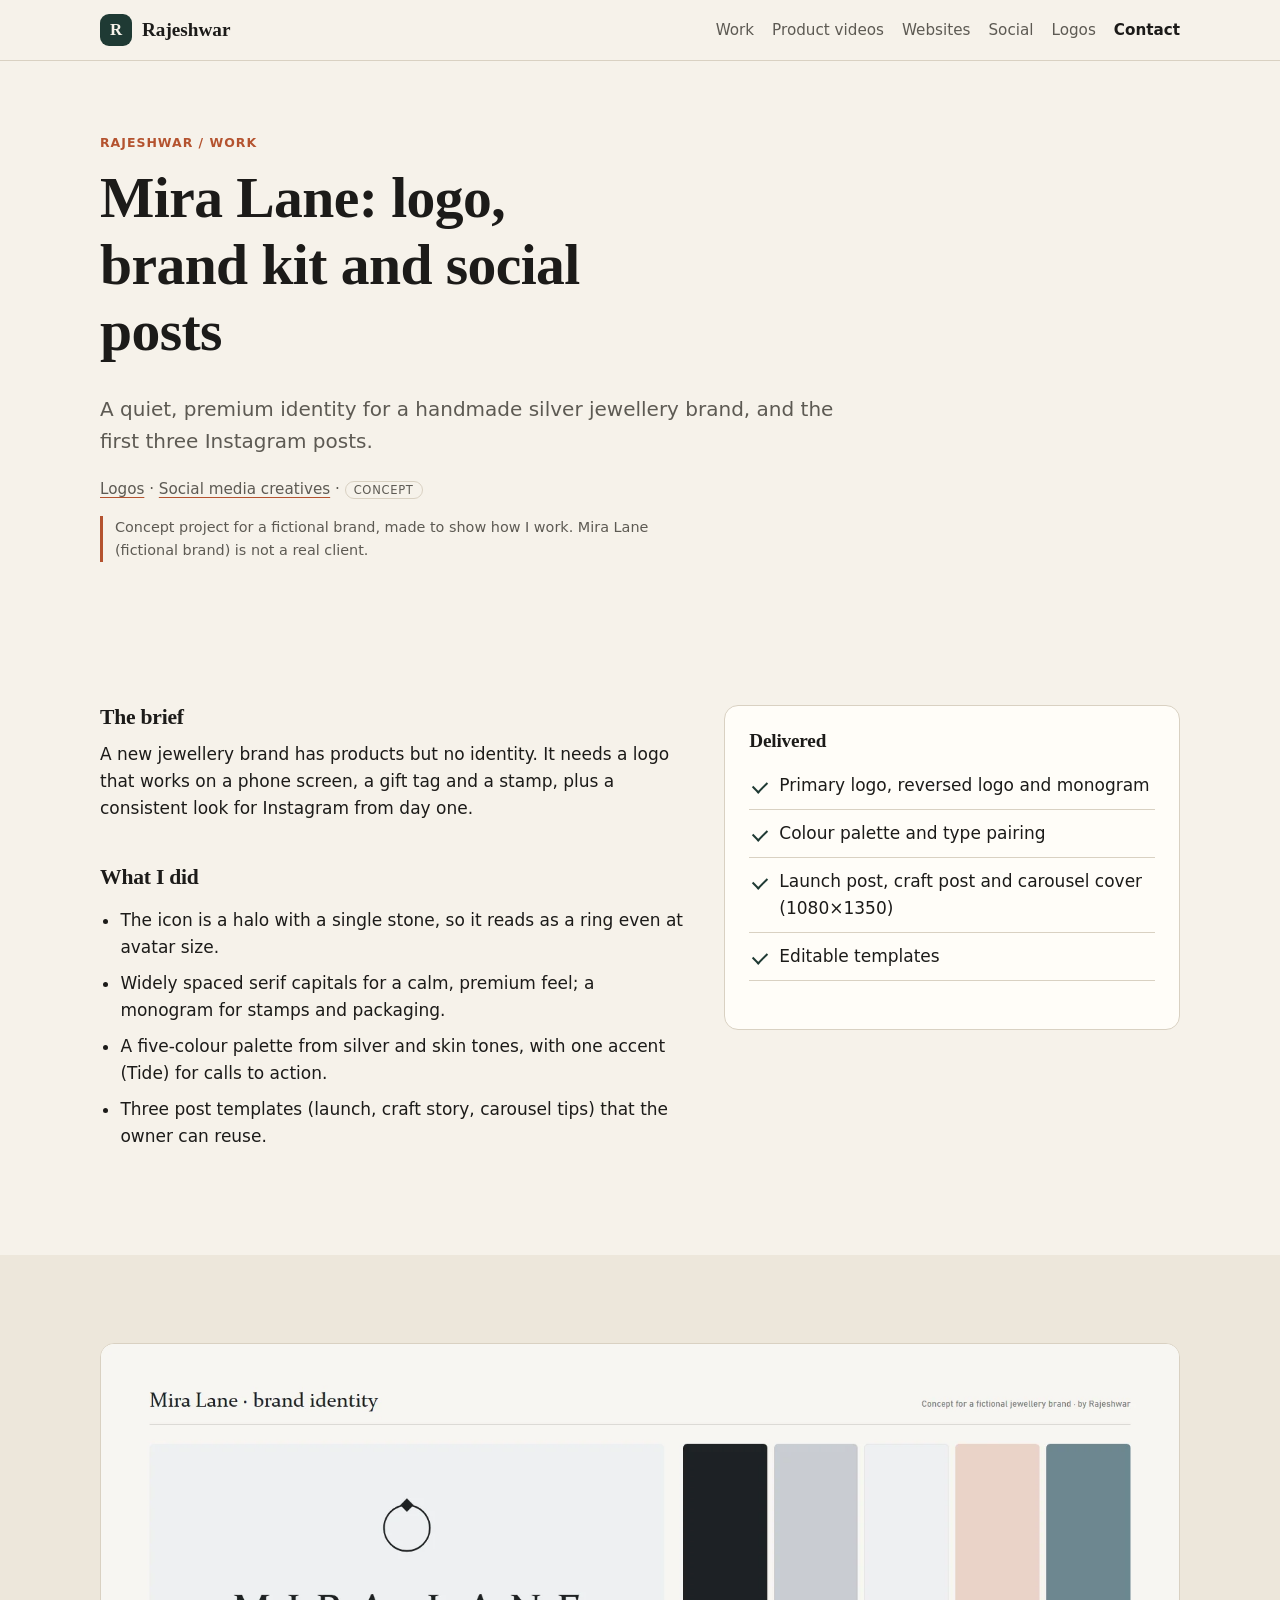
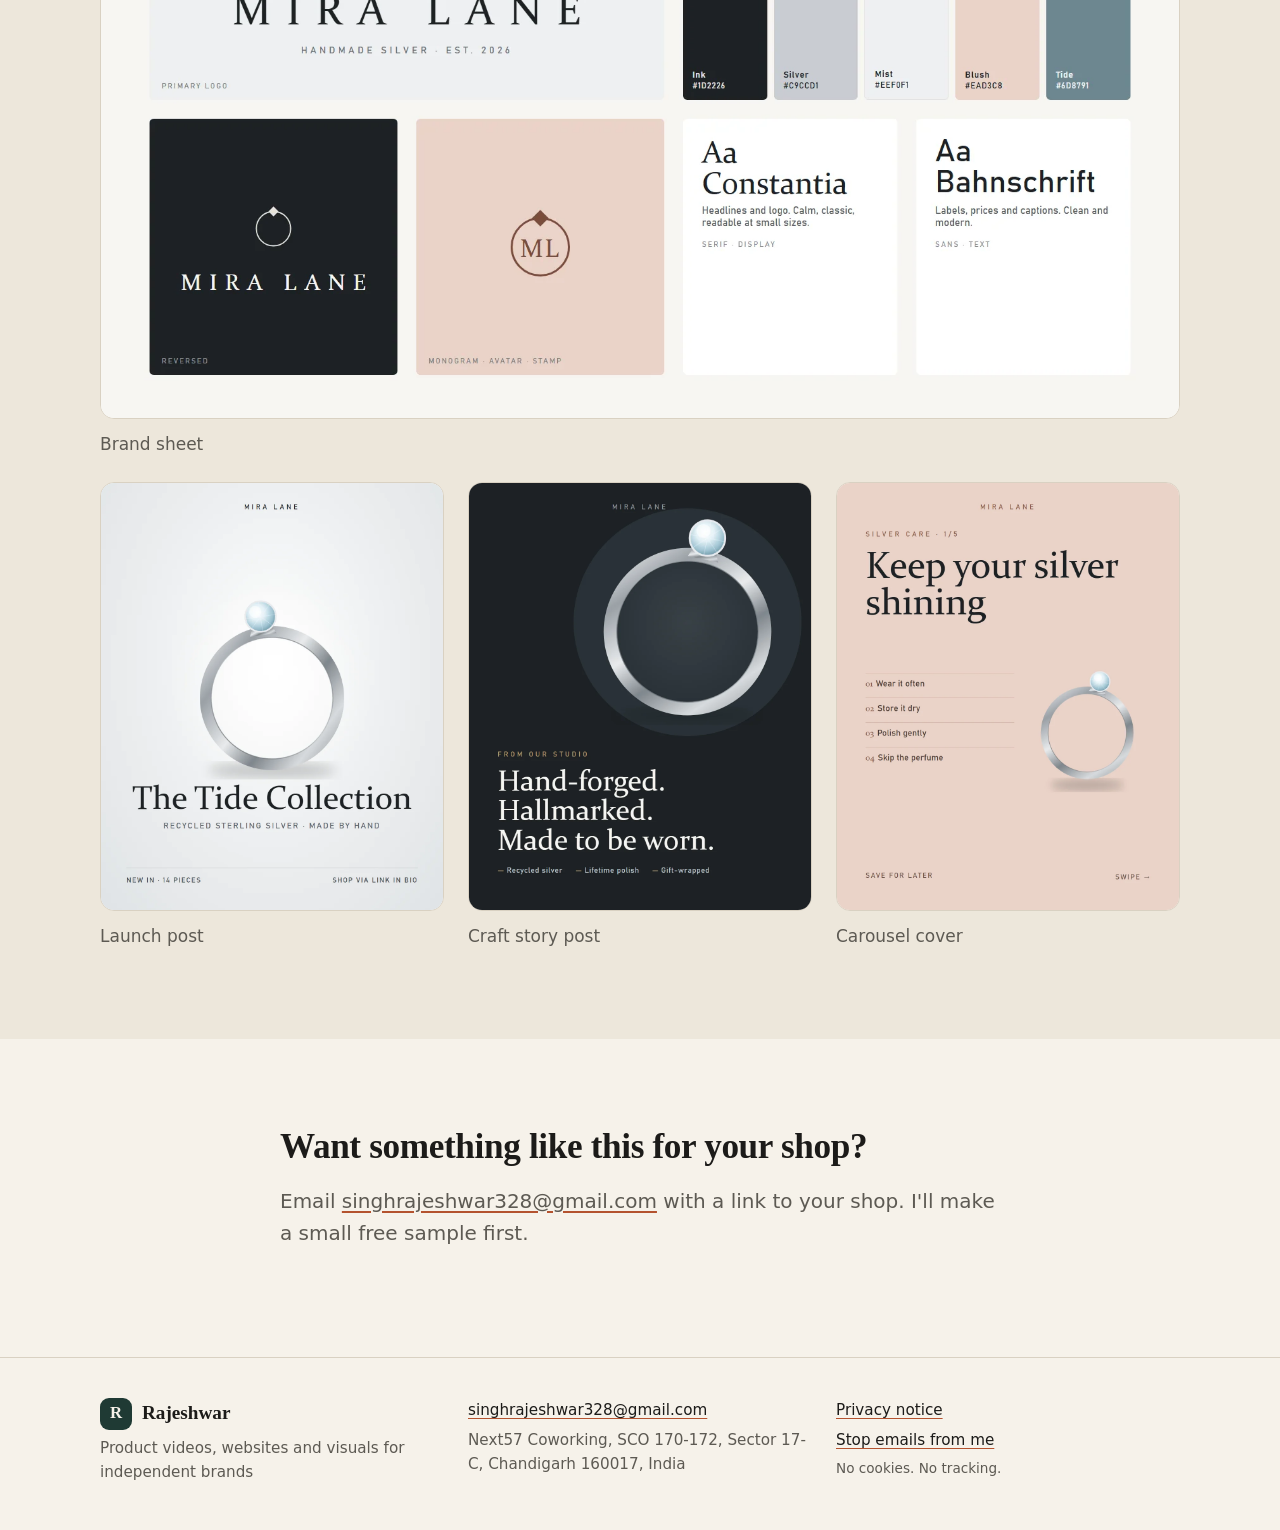
<file: work/mira-lane-brand-and-social/index.html>
<!doctype html>
<html lang="en">
<head>
<meta charset="utf-8">
<meta name="viewport" content="width=device-width, initial-scale=1">
<title>Mira Lane: logo, brand kit and social posts · Rajeshwar</title>
<meta name="description" content="A quiet, premium identity for a handmade silver jewellery brand, and the first three Instagram posts.">

<link rel="canonical" href="https://rajeshwar-studio.vercel.app/work/mira-lane-brand-and-social/">
<meta property="og:title" content="Mira Lane: logo, brand kit and social posts · Rajeshwar">
<meta property="og:description" content="A quiet, premium identity for a handmade silver jewellery brand, and the first three Instagram posts.">
<meta name="color-scheme" content="light dark">
<link rel="icon" href="../../favicon.svg" type="image/svg+xml">
<link rel="stylesheet" href="../../styles.css">
</head>
<body>
<a class="skip" href="#main">Skip to content</a>
<header class="site-header">
  <div class="wrap header-row">
    <a class="brand" href="../../"><span class="mark" aria-hidden="true">R</span>Rajeshwar</a>
    <nav aria-label="Services"><a href="../../#work">Work</a><a href="../../product-videos/">Product videos</a><a href="../../websites/">Websites</a><a href="../../social-creatives/">Social</a><a href="../../logos/">Logos</a><a class="nav-cta" href="../../#contact">Contact</a></nav>
  </div>
</header>
<main id="main">

<section class="hero hero-small">
  <div class="wrap">
    <p class="eyebrow"><a href="../../">Rajeshwar</a> / Work</p>
    <h1>Mira Lane: logo, brand kit and social posts</h1>
    <p class="lede">A quiet, premium identity for a handmade silver jewellery brand, and the first three Instagram posts.</p>
    <p class="case-meta"><a href="../../logos/">Logos</a> · <a href="../../social-creatives/">Social media creatives</a> · <span class="tag">Concept</span></p>
    <p class="concept-note">Concept project for a fictional brand, made to show how I work. Mira Lane (fictional brand) is not a real client.</p>
  </div>
</section>
<section class="section">
  <div class="wrap two-col">
    <div class="prose">
      <h2>The brief</h2>
      <p>A new jewellery brand has products but no identity. It needs a logo that works on a phone screen, a gift tag and a stamp, plus a consistent look for Instagram from day one.</p>
      <h2>What I did</h2>
      <ul><li>The icon is a halo with a single stone, so it reads as a ring even at avatar size.</li><li>Widely spaced serif capitals for a calm, premium feel; a monogram for stamps and packaging.</li><li>A five-colour palette from silver and skin tones, with one accent (Tide) for calls to action.</li><li>Three post templates (launch, craft story, carousel tips) that the owner can reuse.</li></ul>
    </div>
    <div class="card">
      <h3>Delivered</h3>
      <ul class="checks"><li>Primary logo, reversed logo and monogram</li><li>Colour palette and type pairing</li><li>Launch post, craft post and carousel cover (1080×1350)</li><li>Editable templates</li></ul>
      
    </div>
  </div>
</section>
<section class="section alt">
  <div class="wrap gallery"><figure class="wide-shot"><div class="media"><img src="../../media/mira-brand.webp" alt="Brand sheet" loading="lazy"></div><figcaption class="muted">Brand sheet</figcaption></figure><figure class="third-shot"><div class="media"><img src="../../media/mira-post1.webp" alt="Launch post" loading="lazy"></div><figcaption class="muted">Launch post</figcaption></figure><figure class="third-shot"><div class="media"><img src="../../media/mira-post2.webp" alt="Craft story post" loading="lazy"></div><figcaption class="muted">Craft story post</figcaption></figure><figure class="third-shot"><div class="media"><img src="../../media/mira-post3.webp" alt="Carousel cover" loading="lazy"></div><figcaption class="muted">Carousel cover</figcaption></figure></div>
</section>
<section class="section contact">
  <div class="wrap narrow">
    <h2>Want something like this for your shop?</h2>
    <p class="lede">Email <a href="mailto:singhrajeshwar328@gmail.com?subject=Like%20the%20Mira%20Lane%3A%20logo%2C%20brand%20kit%20and%20social%20posts%20project">singhrajeshwar328@gmail.com</a> with a link to your shop. I'll make a small free sample first.</p>
  </div>
</section>
</main>
<footer class="site-footer">
  <div class="wrap footer-grid">
    <div>
      <p class="brand footer-brand"><span class="mark" aria-hidden="true">R</span>Rajeshwar</p>
      <p class="muted">Product videos, websites and visuals for independent brands</p>
    </div>
    <div>
      <p><a href="mailto:singhrajeshwar328@gmail.com">singhrajeshwar328@gmail.com</a></p>
      <p class="muted">Next57 Coworking, SCO 170-172, Sector 17-C, Chandigarh 160017, India</p>
    </div>
    <div class="footer-links">
      <a href="../../privacy/">Privacy notice</a>
      <a href="../../unsubscribe/">Stop emails from me</a>
      <p class="muted small">No cookies. No tracking.</p>
    </div>
  </div>
</footer>
</body>
</html>
</file>
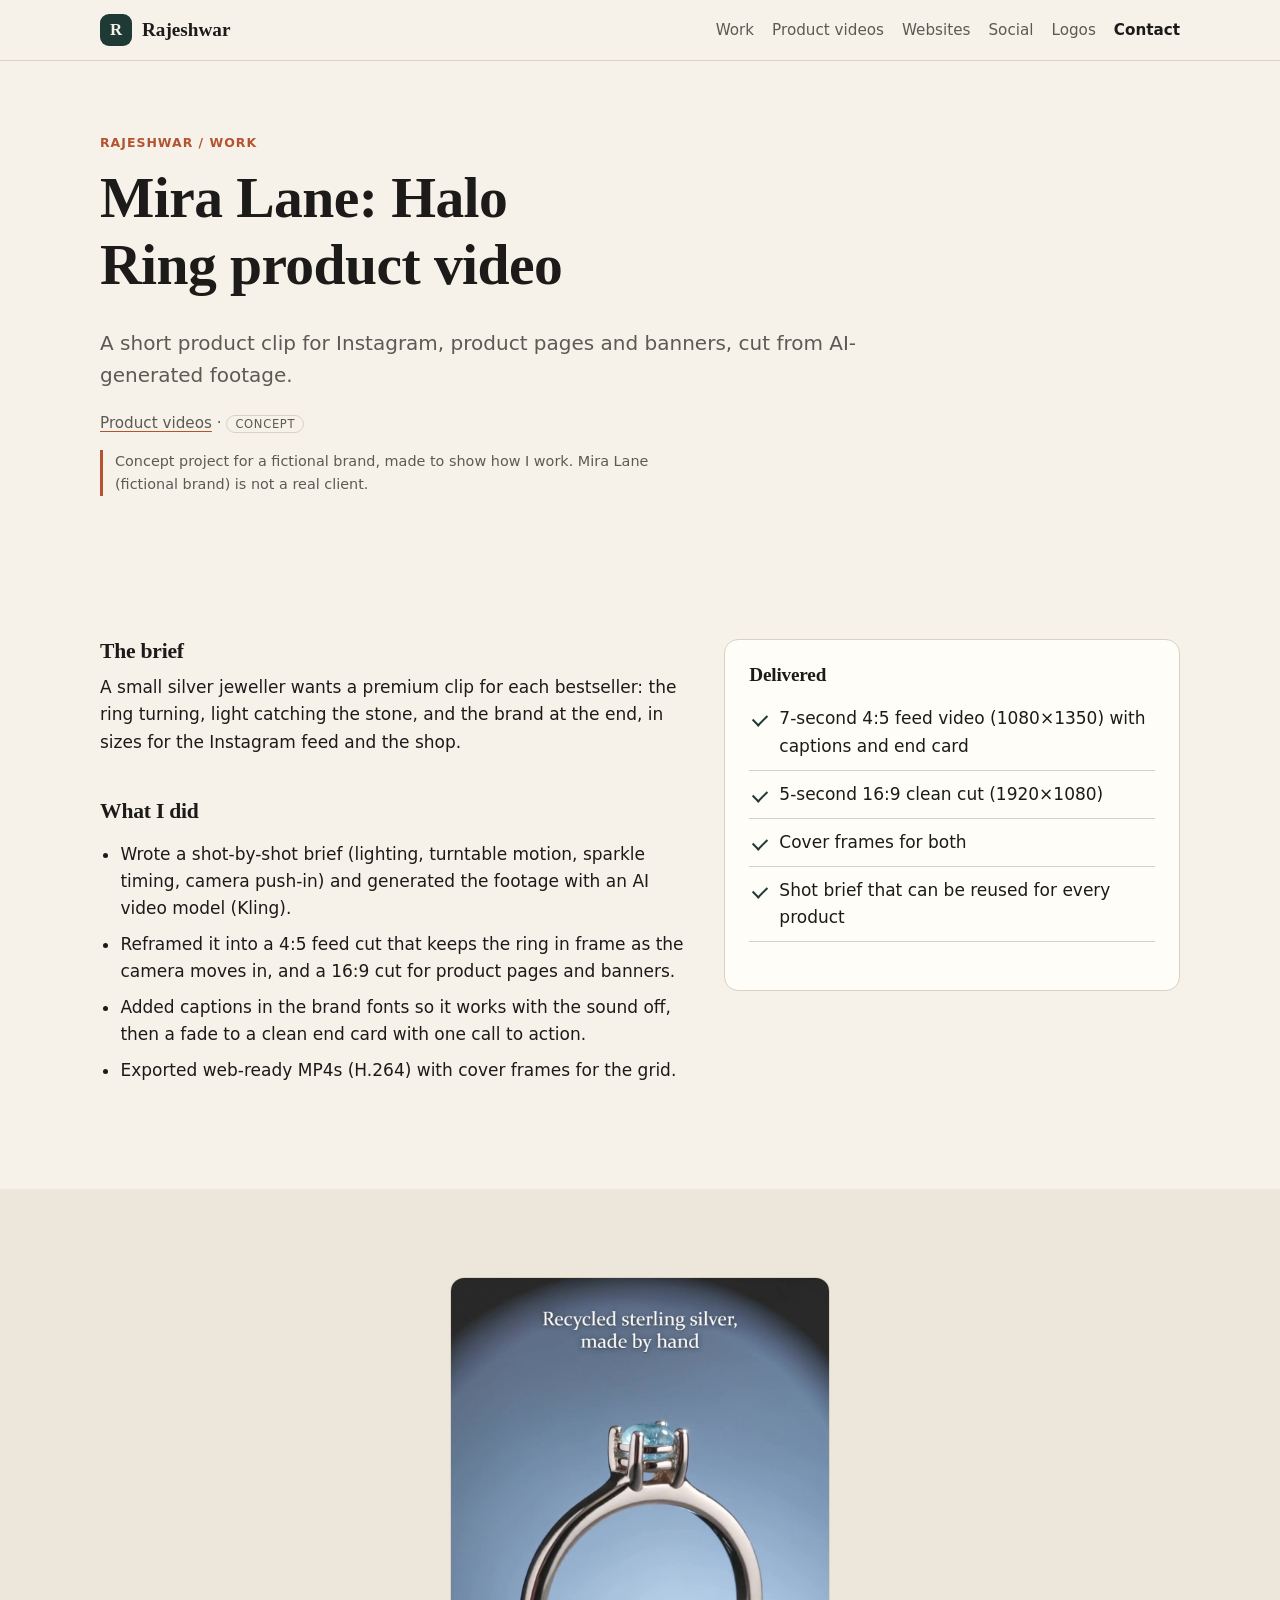
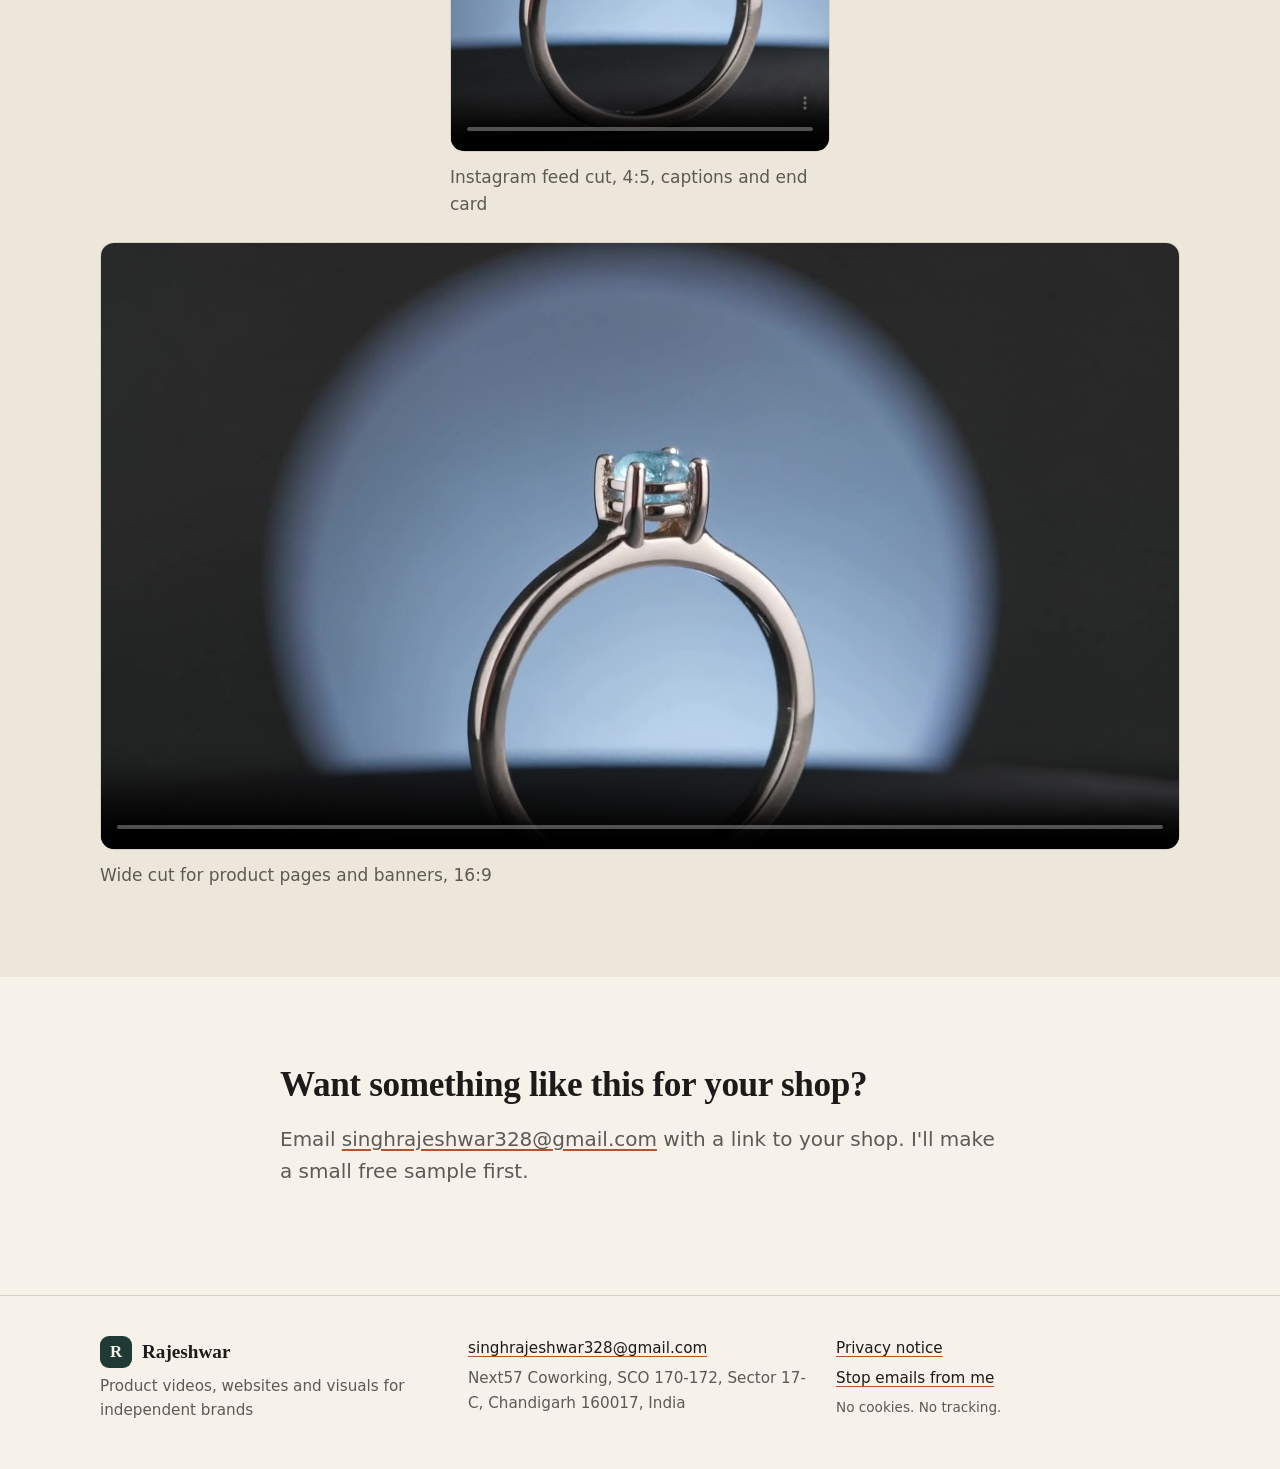
<file: work/mira-lane-halo-ring-video/index.html>
<!doctype html>
<html lang="en">
<head>
<meta charset="utf-8">
<meta name="viewport" content="width=device-width, initial-scale=1">
<title>Mira Lane: Halo Ring product video · Rajeshwar</title>
<meta name="description" content="A short product clip for Instagram, product pages and banners, cut from AI-generated footage.">

<link rel="canonical" href="https://rajeshwar-studio.vercel.app/work/mira-lane-halo-ring-video/">
<meta property="og:title" content="Mira Lane: Halo Ring product video · Rajeshwar">
<meta property="og:description" content="A short product clip for Instagram, product pages and banners, cut from AI-generated footage.">
<meta name="color-scheme" content="light dark">
<link rel="icon" href="../../favicon.svg" type="image/svg+xml">
<link rel="stylesheet" href="../../styles.css">
</head>
<body>
<a class="skip" href="#main">Skip to content</a>
<header class="site-header">
  <div class="wrap header-row">
    <a class="brand" href="../../"><span class="mark" aria-hidden="true">R</span>Rajeshwar</a>
    <nav aria-label="Services"><a href="../../#work">Work</a><a href="../../product-videos/">Product videos</a><a href="../../websites/">Websites</a><a href="../../social-creatives/">Social</a><a href="../../logos/">Logos</a><a class="nav-cta" href="../../#contact">Contact</a></nav>
  </div>
</header>
<main id="main">

<section class="hero hero-small">
  <div class="wrap">
    <p class="eyebrow"><a href="../../">Rajeshwar</a> / Work</p>
    <h1>Mira Lane: Halo Ring product video</h1>
    <p class="lede">A short product clip for Instagram, product pages and banners, cut from AI-generated footage.</p>
    <p class="case-meta"><a href="../../product-videos/">Product videos</a> · <span class="tag">Concept</span></p>
    <p class="concept-note">Concept project for a fictional brand, made to show how I work. Mira Lane (fictional brand) is not a real client.</p>
  </div>
</section>
<section class="section">
  <div class="wrap two-col">
    <div class="prose">
      <h2>The brief</h2>
      <p>A small silver jeweller wants a premium clip for each bestseller: the ring turning, light catching the stone, and the brand at the end, in sizes for the Instagram feed and the shop.</p>
      <h2>What I did</h2>
      <ul><li>Wrote a shot-by-shot brief (lighting, turntable motion, sparkle timing, camera push-in) and generated the footage with an AI video model (Kling).</li><li>Reframed it into a 4:5 feed cut that keeps the ring in frame as the camera moves in, and a 16:9 cut for product pages and banners.</li><li>Added captions in the brand fonts so it works with the sound off, then a fade to a clean end card with one call to action.</li><li>Exported web-ready MP4s (H.264) with cover frames for the grid.</li></ul>
    </div>
    <div class="card">
      <h3>Delivered</h3>
      <ul class="checks"><li>7-second 4:5 feed video (1080×1350) with captions and end card</li><li>5-second 16:9 clean cut (1920×1080)</li><li>Cover frames for both</li><li>Shot brief that can be reused for every product</li></ul>
      
    </div>
  </div>
</section>
<section class="section alt">
  <div class="wrap gallery"><figure class="narrow-shot"><div class="media" style="aspect-ratio:4 / 5"><video src="../../media/mira-halo-ring.mp4" poster="../../media/mira-video-poster.jpg" controls muted playsinline preload="metadata"></video></div><figcaption class="muted">Instagram feed cut, 4:5, captions and end card</figcaption></figure><figure class="wide-shot"><div class="media" style="aspect-ratio:16 / 9"><video src="../../media/mira-halo-ring-wide.mp4" poster="../../media/mira-video-wide-poster.jpg" controls muted playsinline preload="metadata"></video></div><figcaption class="muted">Wide cut for product pages and banners, 16:9</figcaption></figure></div>
</section>
<section class="section contact">
  <div class="wrap narrow">
    <h2>Want something like this for your shop?</h2>
    <p class="lede">Email <a href="mailto:singhrajeshwar328@gmail.com?subject=Like%20the%20Mira%20Lane%3A%20Halo%20Ring%20product%20video%20project">singhrajeshwar328@gmail.com</a> with a link to your shop. I'll make a small free sample first.</p>
  </div>
</section>
</main>
<footer class="site-footer">
  <div class="wrap footer-grid">
    <div>
      <p class="brand footer-brand"><span class="mark" aria-hidden="true">R</span>Rajeshwar</p>
      <p class="muted">Product videos, websites and visuals for independent brands</p>
    </div>
    <div>
      <p><a href="mailto:singhrajeshwar328@gmail.com">singhrajeshwar328@gmail.com</a></p>
      <p class="muted">Next57 Coworking, SCO 170-172, Sector 17-C, Chandigarh 160017, India</p>
    </div>
    <div class="footer-links">
      <a href="../../privacy/">Privacy notice</a>
      <a href="../../unsubscribe/">Stop emails from me</a>
      <p class="muted small">No cookies. No tracking.</p>
    </div>
  </div>
</footer>
</body>
</html>
</file>
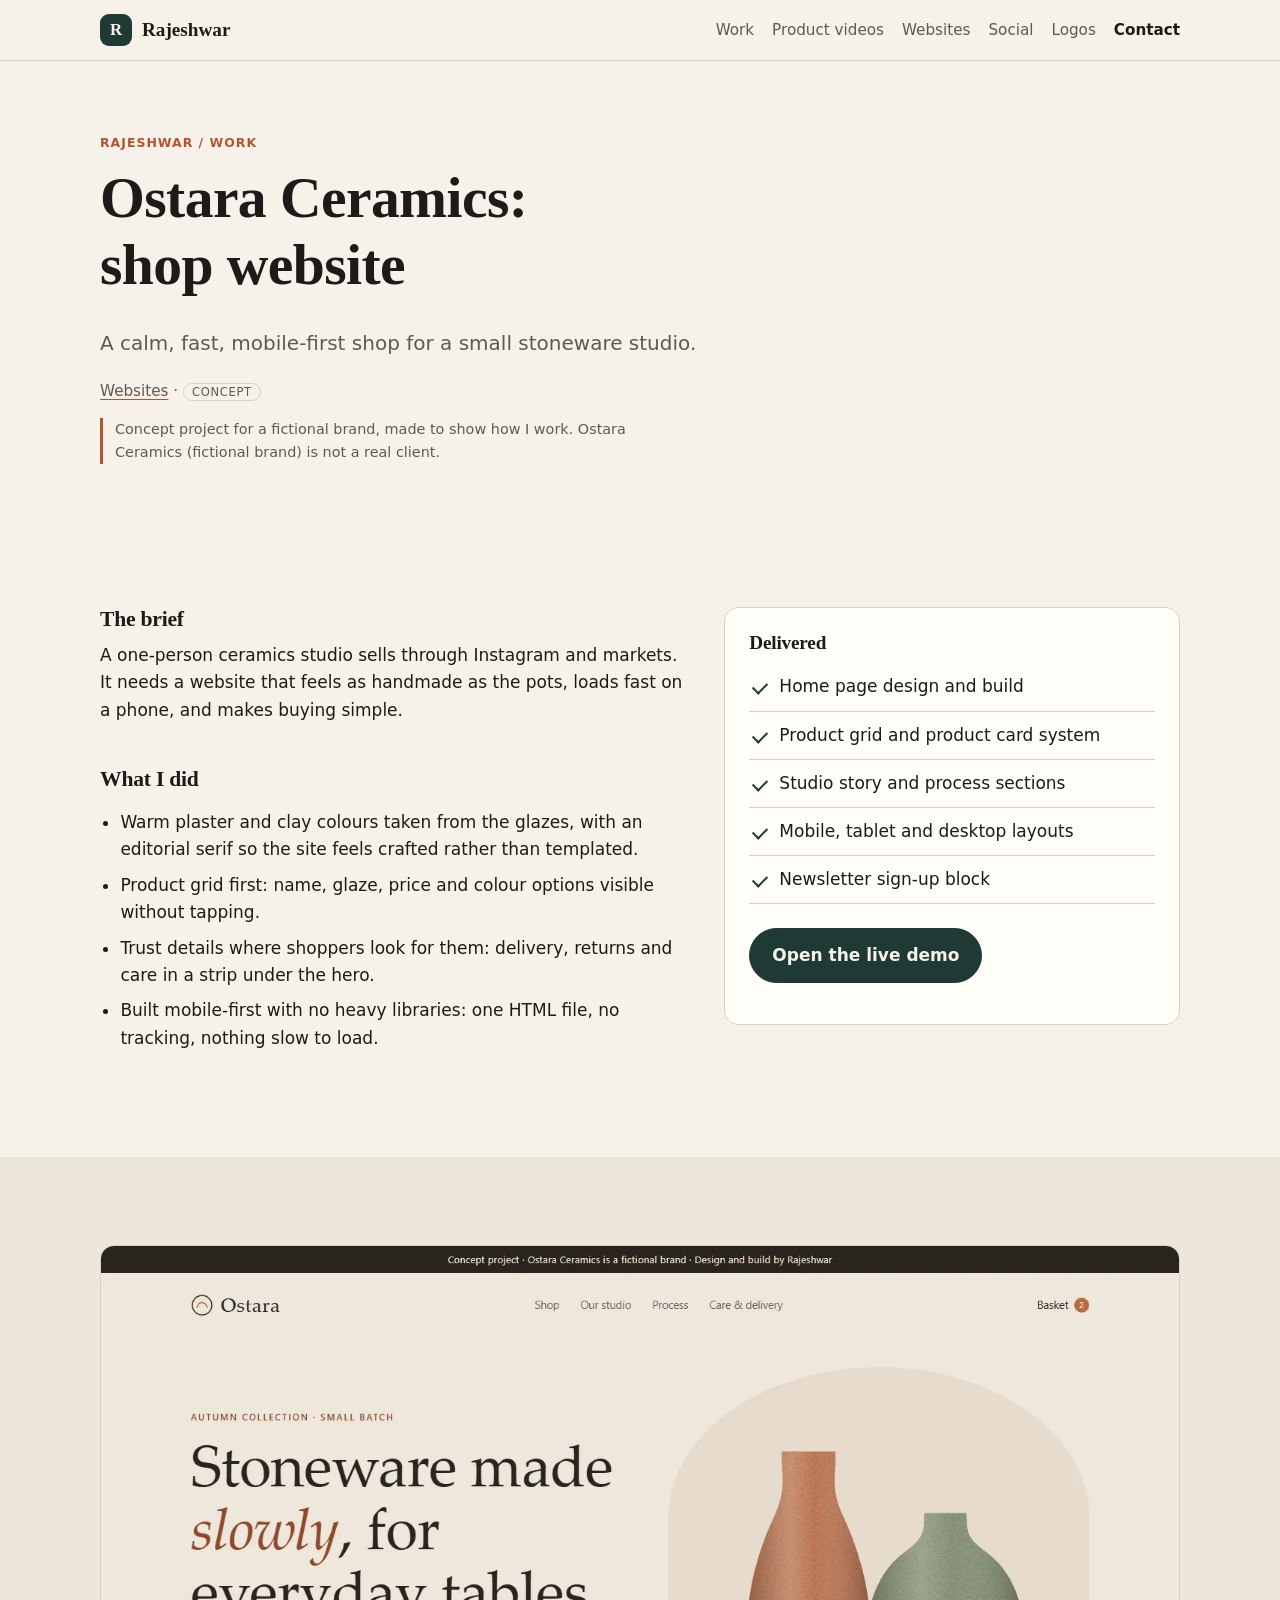
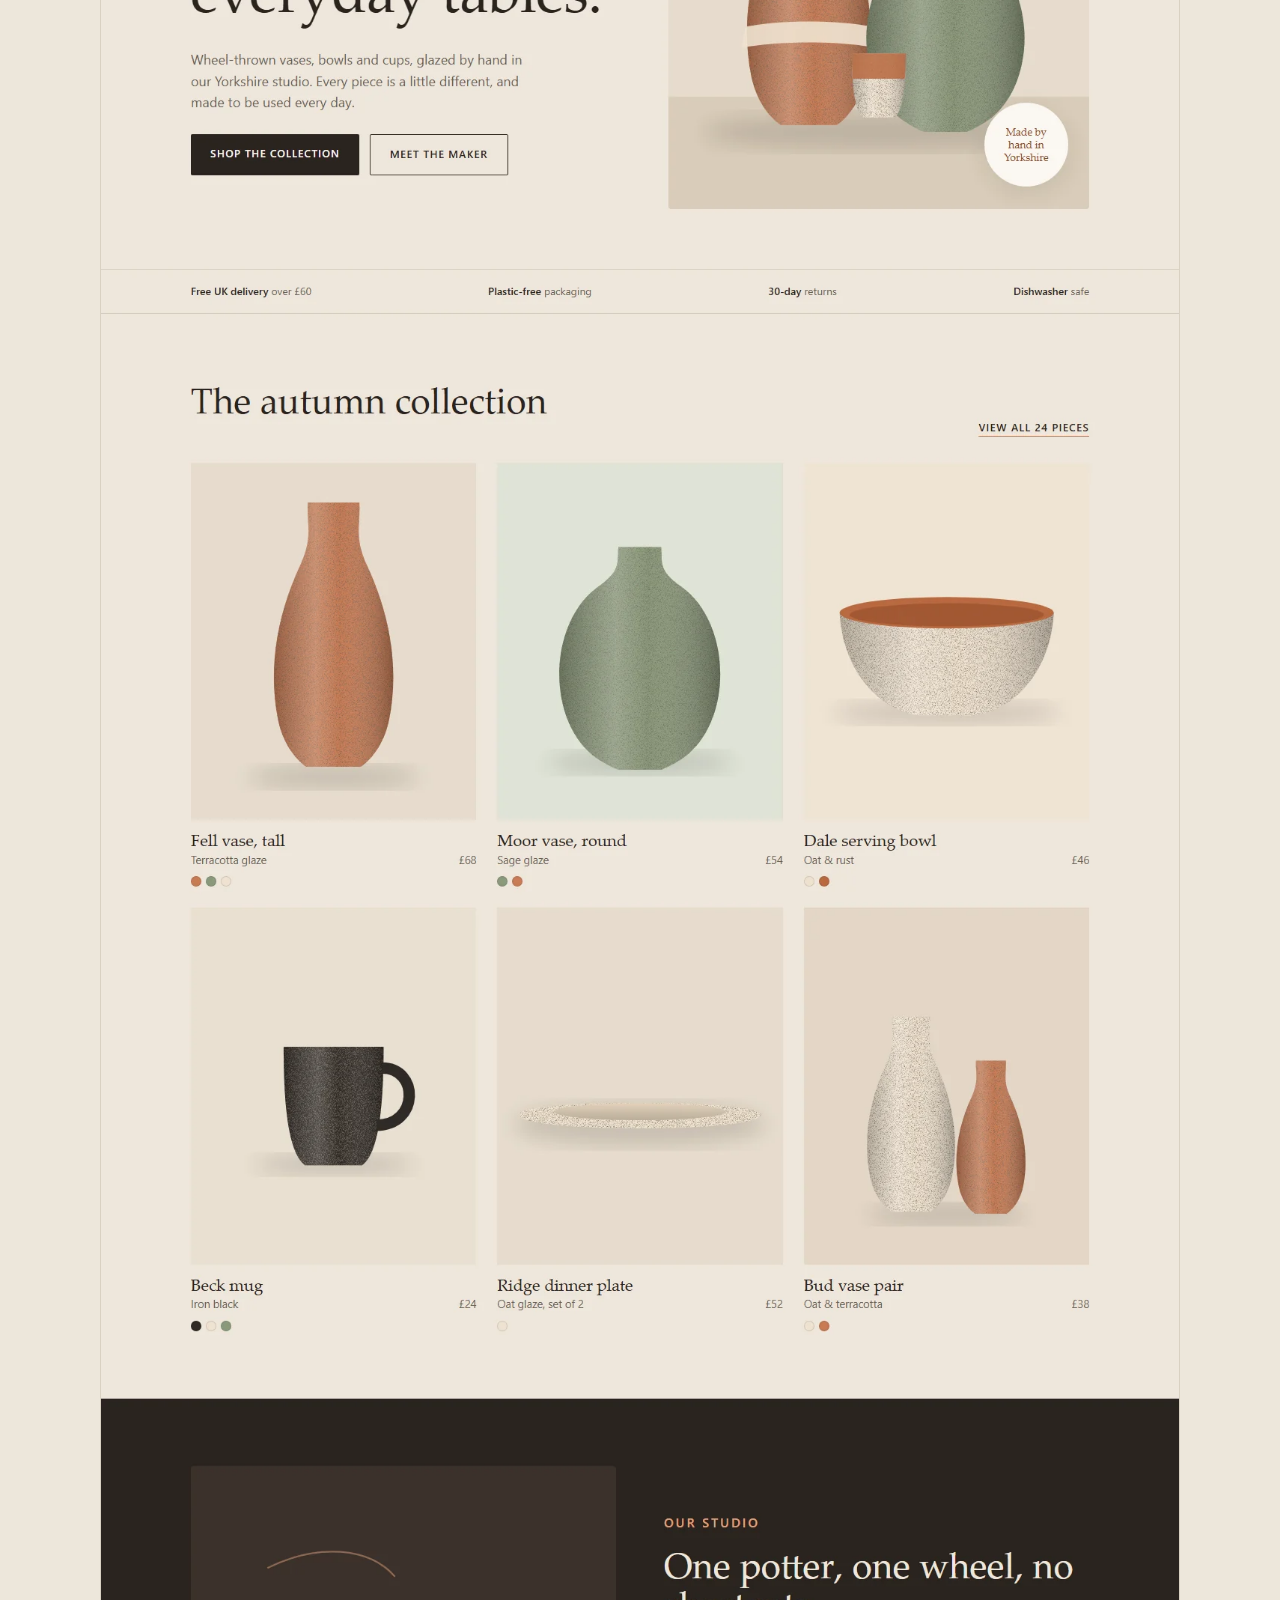
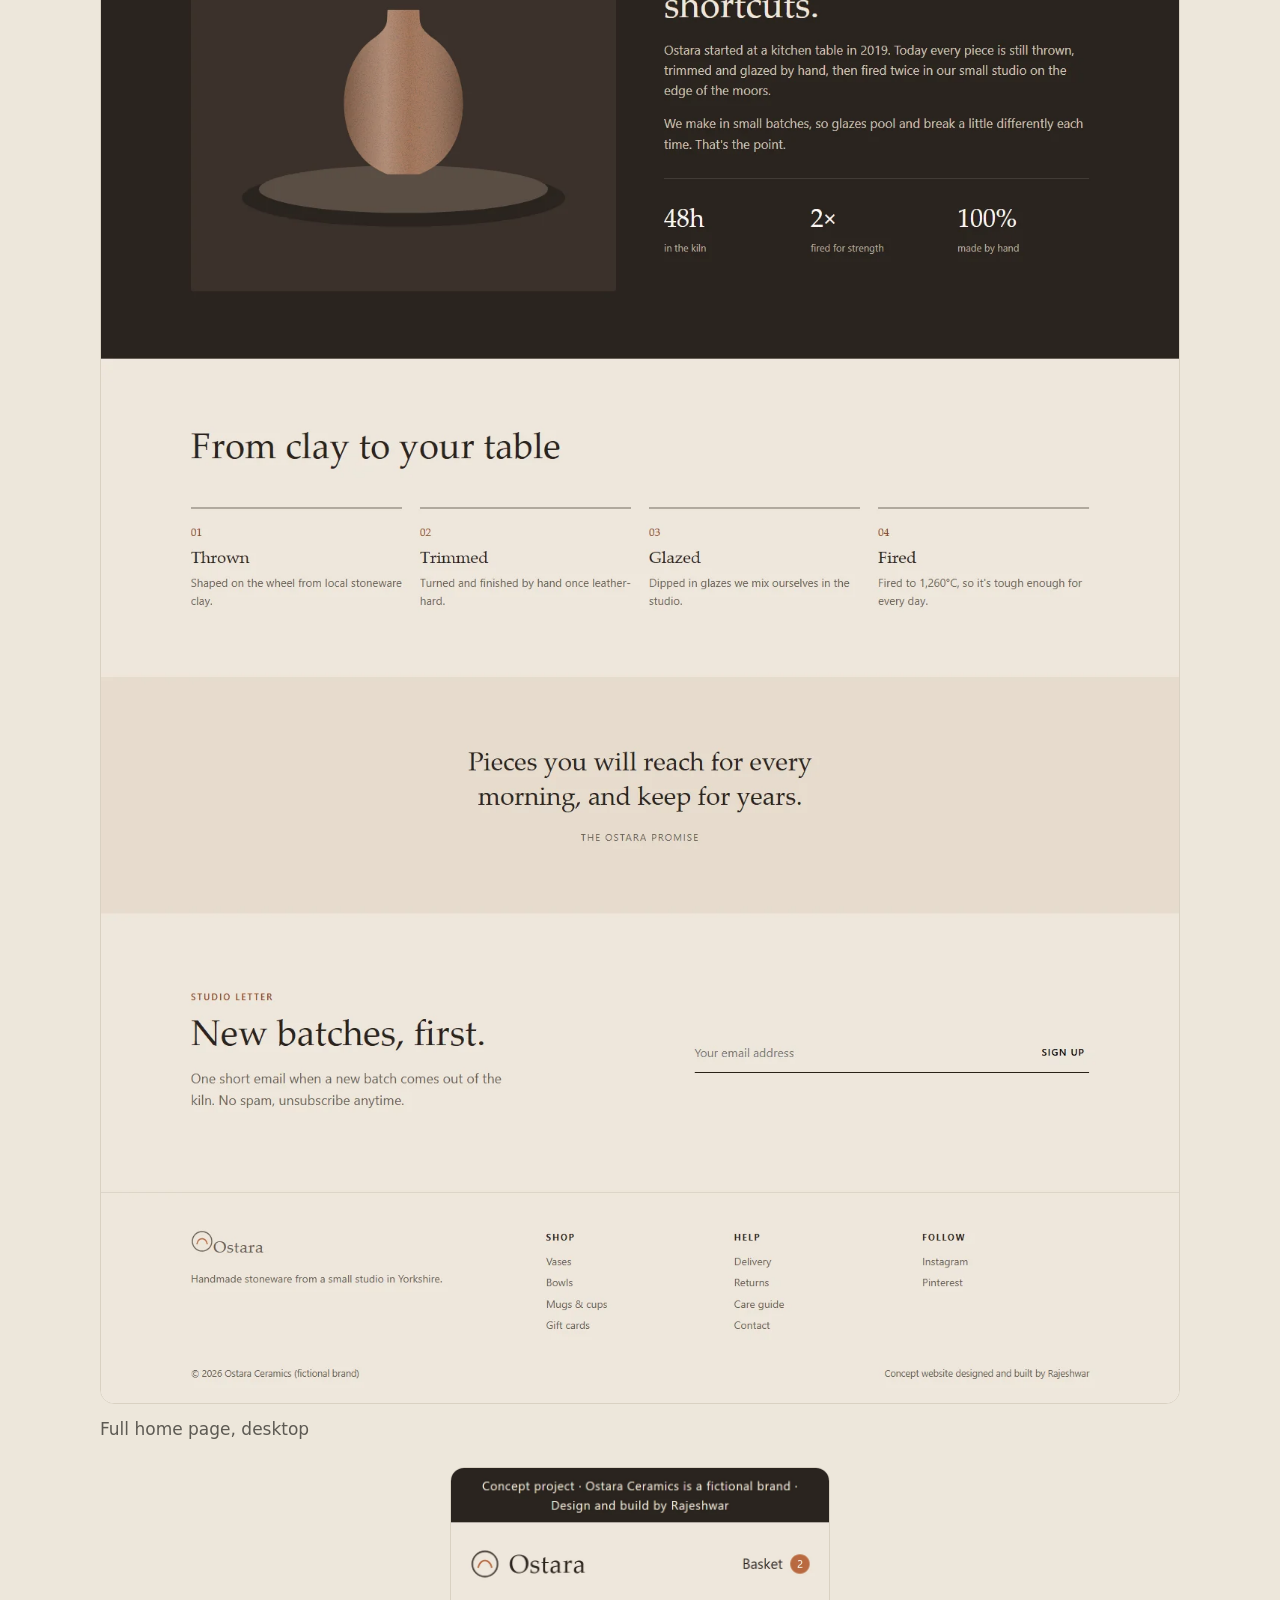
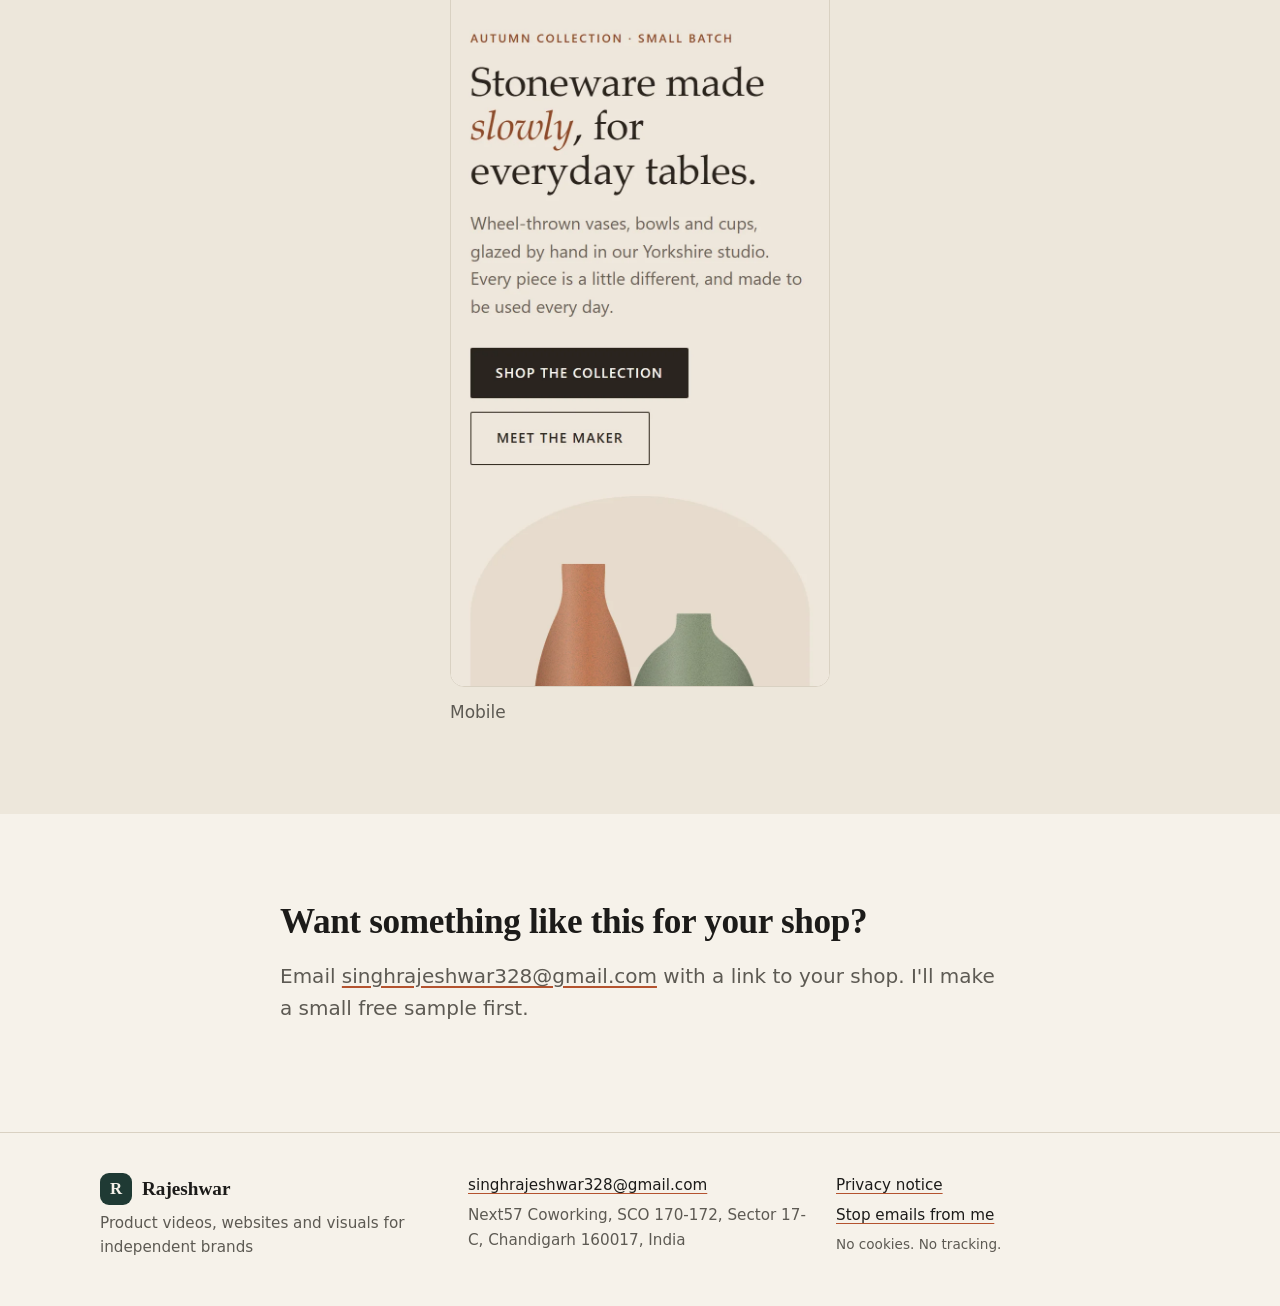
<file: work/ostara-ceramics/index.html>
<!doctype html>
<html lang="en">
<head>
<meta charset="utf-8">
<meta name="viewport" content="width=device-width, initial-scale=1">
<title>Ostara Ceramics: shop website · Rajeshwar</title>
<meta name="description" content="A calm, fast, mobile-first shop for a small stoneware studio.">

<link rel="canonical" href="https://rajeshwar-studio.vercel.app/work/ostara-ceramics/">
<meta property="og:title" content="Ostara Ceramics: shop website · Rajeshwar">
<meta property="og:description" content="A calm, fast, mobile-first shop for a small stoneware studio.">
<meta name="color-scheme" content="light dark">
<link rel="icon" href="../../favicon.svg" type="image/svg+xml">
<link rel="stylesheet" href="../../styles.css">
</head>
<body>
<a class="skip" href="#main">Skip to content</a>
<header class="site-header">
  <div class="wrap header-row">
    <a class="brand" href="../../"><span class="mark" aria-hidden="true">R</span>Rajeshwar</a>
    <nav aria-label="Services"><a href="../../#work">Work</a><a href="../../product-videos/">Product videos</a><a href="../../websites/">Websites</a><a href="../../social-creatives/">Social</a><a href="../../logos/">Logos</a><a class="nav-cta" href="../../#contact">Contact</a></nav>
  </div>
</header>
<main id="main">

<section class="hero hero-small">
  <div class="wrap">
    <p class="eyebrow"><a href="../../">Rajeshwar</a> / Work</p>
    <h1>Ostara Ceramics: shop website</h1>
    <p class="lede">A calm, fast, mobile-first shop for a small stoneware studio.</p>
    <p class="case-meta"><a href="../../websites/">Websites</a> · <span class="tag">Concept</span></p>
    <p class="concept-note">Concept project for a fictional brand, made to show how I work. Ostara Ceramics (fictional brand) is not a real client.</p>
  </div>
</section>
<section class="section">
  <div class="wrap two-col">
    <div class="prose">
      <h2>The brief</h2>
      <p>A one-person ceramics studio sells through Instagram and markets. It needs a website that feels as handmade as the pots, loads fast on a phone, and makes buying simple.</p>
      <h2>What I did</h2>
      <ul><li>Warm plaster and clay colours taken from the glazes, with an editorial serif so the site feels crafted rather than templated.</li><li>Product grid first: name, glaze, price and colour options visible without tapping.</li><li>Trust details where shoppers look for them: delivery, returns and care in a strip under the hero.</li><li>Built mobile-first with no heavy libraries: one HTML file, no tracking, nothing slow to load.</li></ul>
    </div>
    <div class="card">
      <h3>Delivered</h3>
      <ul class="checks"><li>Home page design and build</li><li>Product grid and product card system</li><li>Studio story and process sections</li><li>Mobile, tablet and desktop layouts</li><li>Newsletter sign-up block</li></ul>
      <p><a class="button" href="./demo/">Open the live demo</a></p>
    </div>
  </div>
</section>
<section class="section alt">
  <div class="wrap gallery"><figure class="wide-shot"><div class="media"><img src="../../media/ostara-desktop-full.webp" alt="Full home page, desktop" loading="lazy"></div><figcaption class="muted">Full home page, desktop</figcaption></figure><figure class="narrow-shot"><div class="media"><img src="../../media/ostara-mobile.webp" alt="Mobile" loading="lazy"></div><figcaption class="muted">Mobile</figcaption></figure></div>
</section>
<section class="section contact">
  <div class="wrap narrow">
    <h2>Want something like this for your shop?</h2>
    <p class="lede">Email <a href="mailto:singhrajeshwar328@gmail.com?subject=Like%20the%20Ostara%20Ceramics%3A%20shop%20website%20project">singhrajeshwar328@gmail.com</a> with a link to your shop. I'll make a small free sample first.</p>
  </div>
</section>
</main>
<footer class="site-footer">
  <div class="wrap footer-grid">
    <div>
      <p class="brand footer-brand"><span class="mark" aria-hidden="true">R</span>Rajeshwar</p>
      <p class="muted">Product videos, websites and visuals for independent brands</p>
    </div>
    <div>
      <p><a href="mailto:singhrajeshwar328@gmail.com">singhrajeshwar328@gmail.com</a></p>
      <p class="muted">Next57 Coworking, SCO 170-172, Sector 17-C, Chandigarh 160017, India</p>
    </div>
    <div class="footer-links">
      <a href="../../privacy/">Privacy notice</a>
      <a href="../../unsubscribe/">Stop emails from me</a>
      <p class="muted small">No cookies. No tracking.</p>
    </div>
  </div>
</footer>
</body>
</html>
</file>
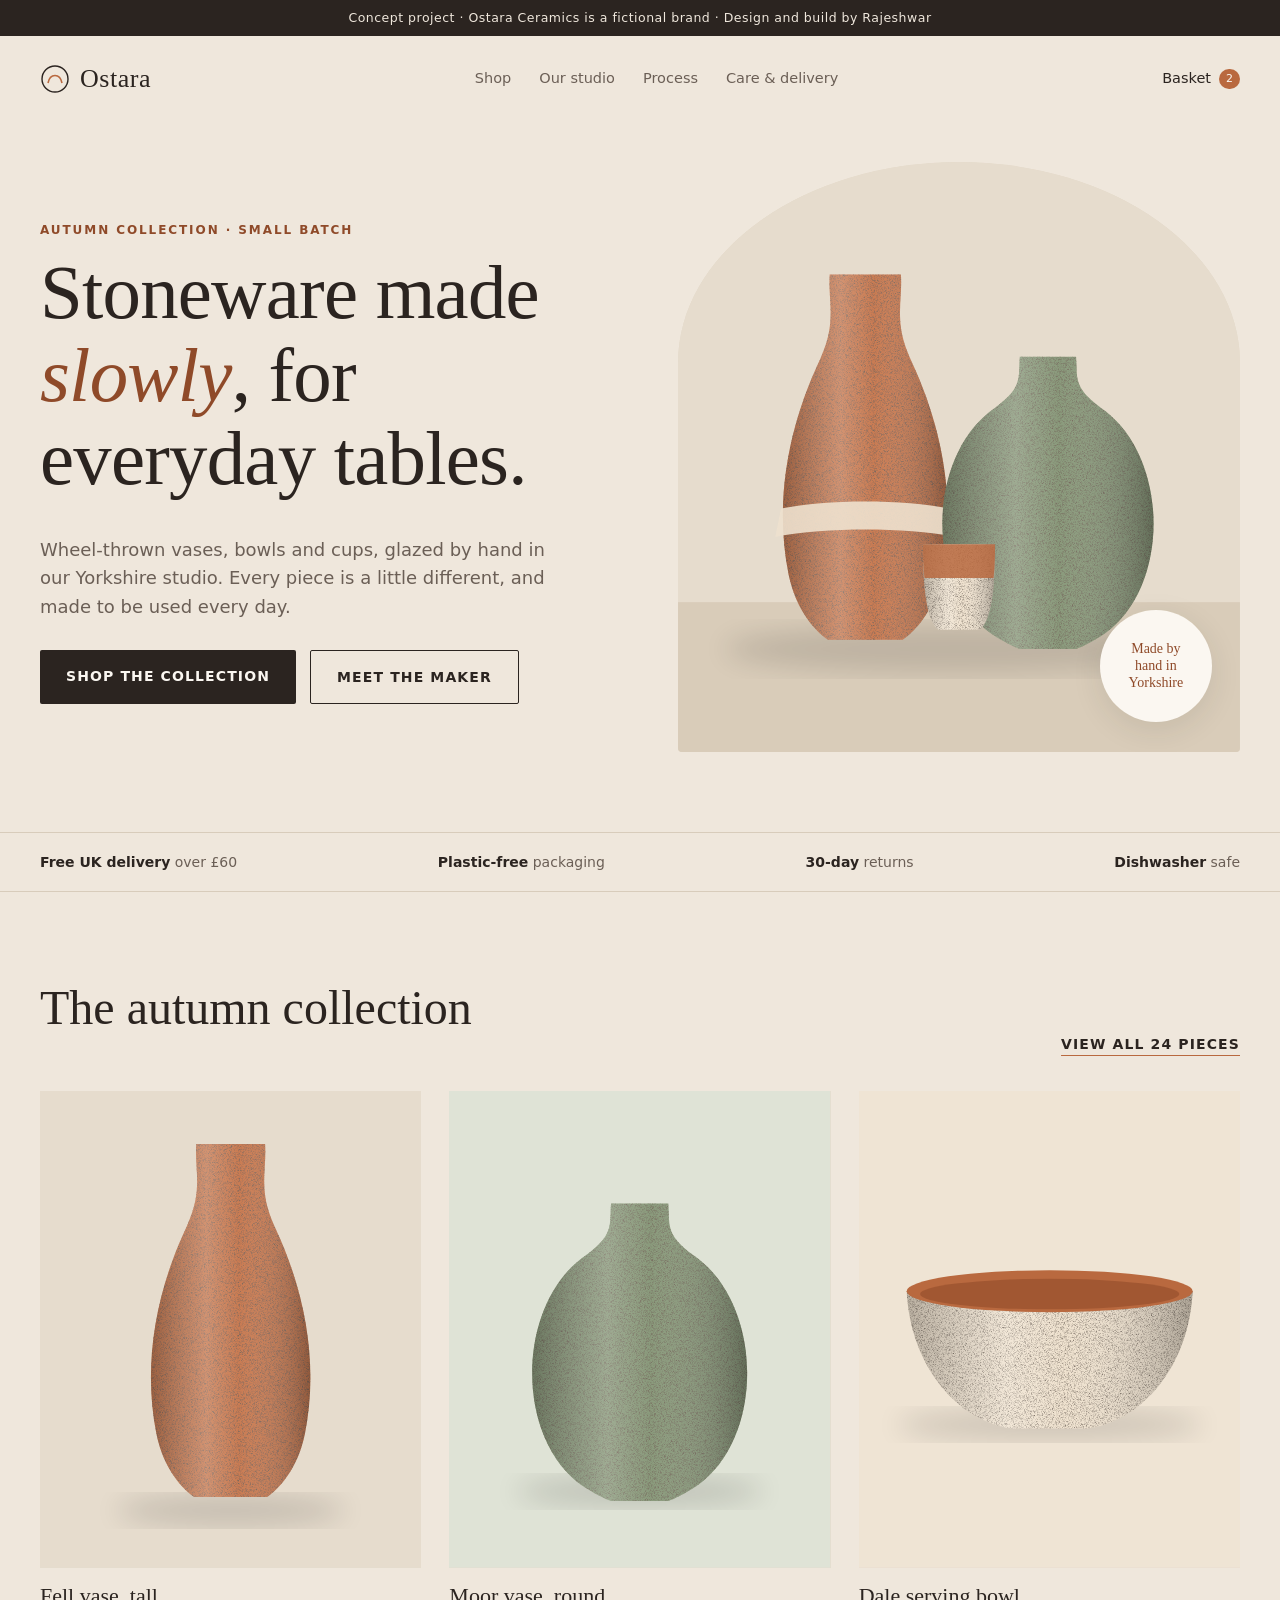
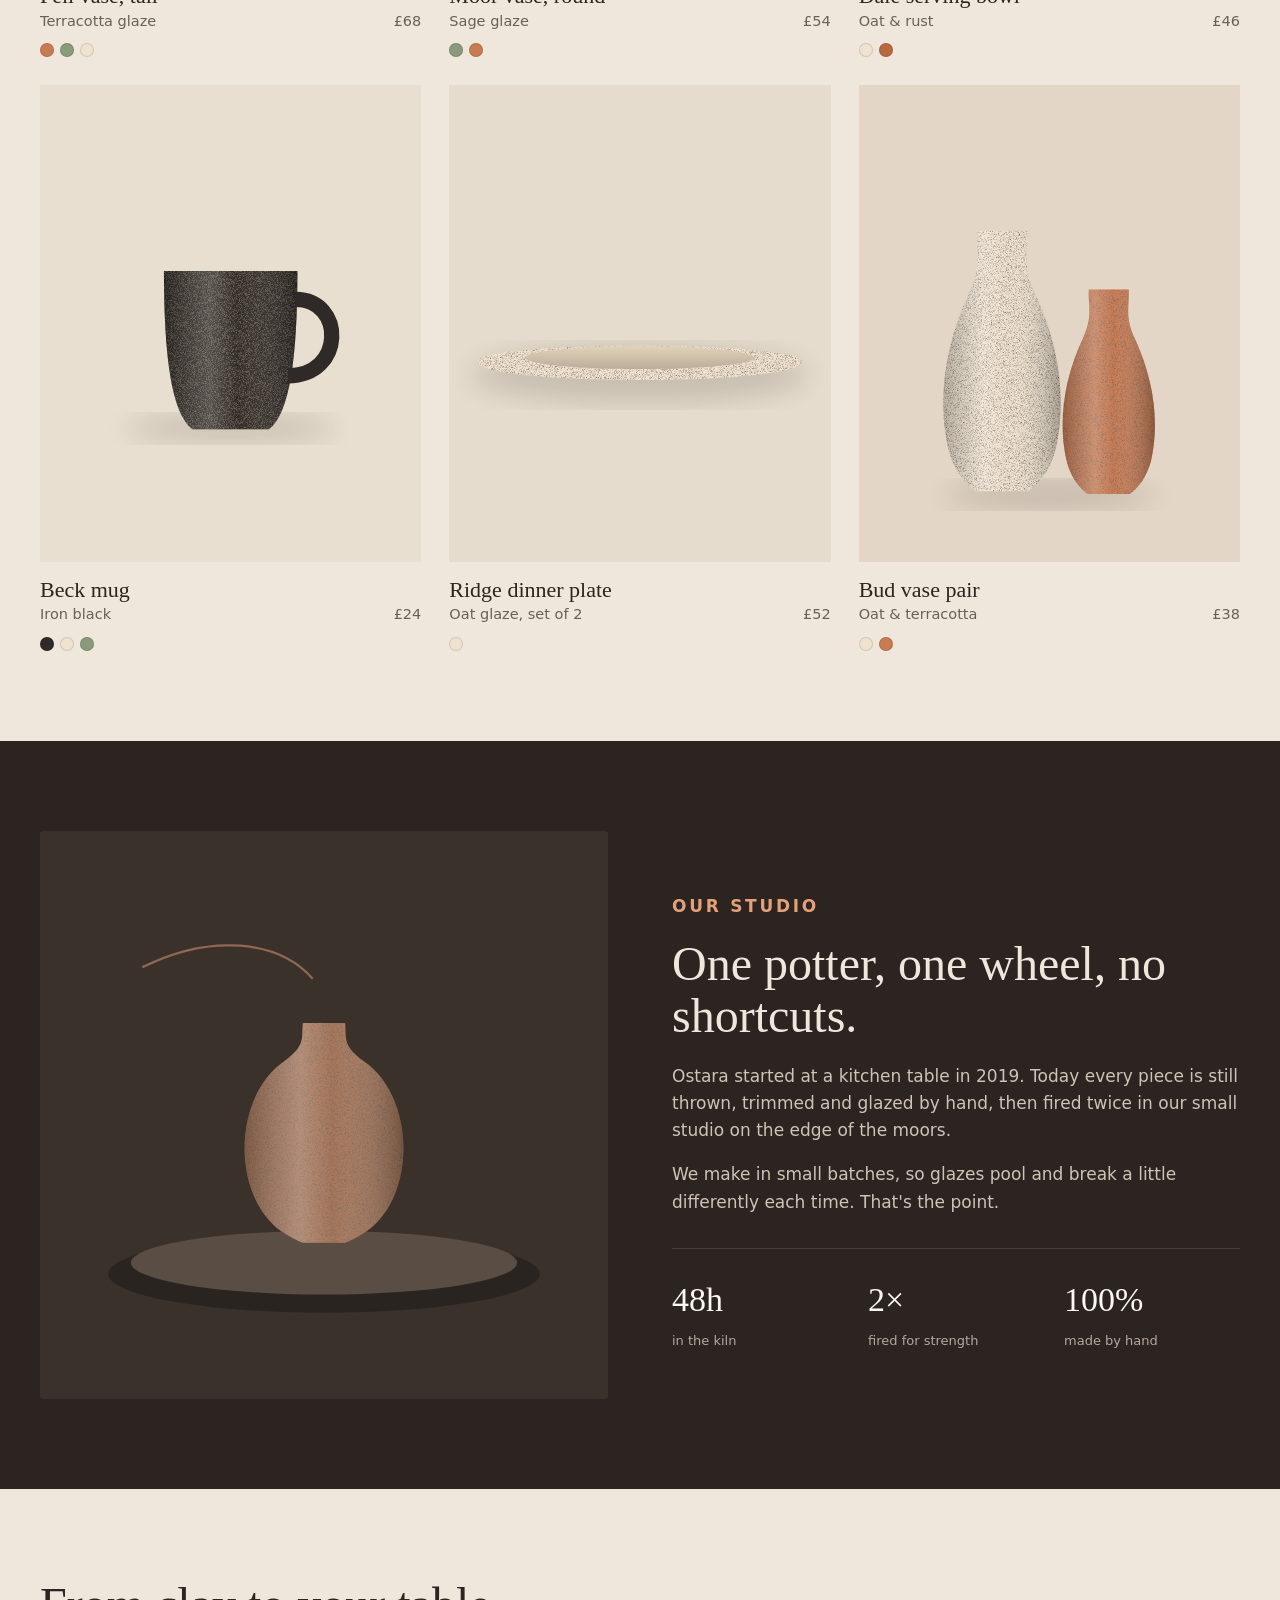
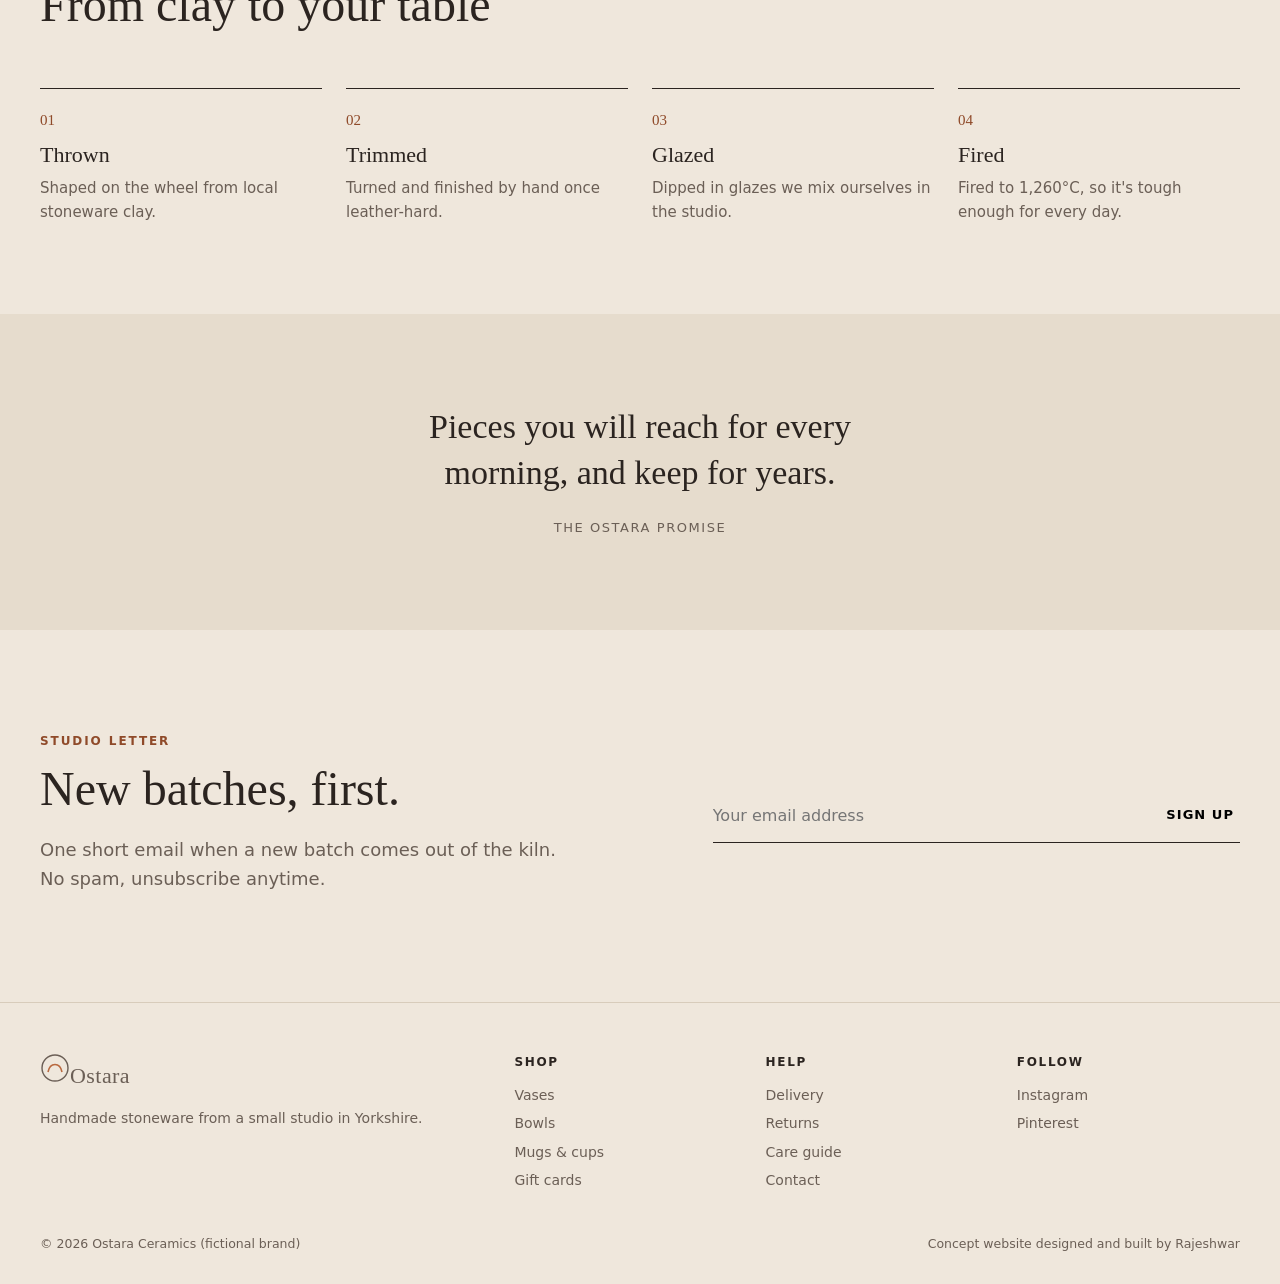
<file: work/ostara-ceramics/demo/index.html>
<!doctype html>
<html lang="en">
<head>
<meta charset="utf-8">
<meta name="viewport" content="width=device-width, initial-scale=1">
<title>Ostara Ceramics · Stoneware made slowly (concept)</title>
<meta name="description" content="Concept website for a fictional ceramics studio, designed and built by Rajeshwar.">
<meta name="robots" content="noindex">
<style>
  :root {
    --plaster: #efe7dc; --plaster-2: #e6dccd; --clay: #b9693f; --clay-dark: #8f4a29;
    --ink: #2b2420; --ink-soft: #6b5f56; --sage: #8a9a7b; --cream: #fbf7f1; --line: #d8ccbb;
    --serif: "Palatino Linotype", Palatino, "Book Antiqua", Georgia, serif;
    --sans: "Segoe UI", system-ui, -apple-system, Roboto, Arial, sans-serif;
  }
  * { box-sizing: border-box; }
  body { margin: 0; background: var(--plaster); color: var(--ink); font: 16px/1.6 var(--sans); }
  a { color: inherit; }
  .wrap { width: min(1200px, 100% - 40px); margin-inline: auto; }
  .notice { background: var(--ink); color: var(--plaster); text-align: center; font-size: 12.5px; letter-spacing: .04em; padding: 8px 12px; }
  header { padding: 22px 0; }
  .nav { display: flex; align-items: center; justify-content: space-between; gap: 20px; }
  .logo { font-family: var(--serif); font-size: 26px; letter-spacing: .02em; text-decoration: none; display: flex; align-items: center; gap: 10px; }
  .logo svg { width: 30px; height: 30px; }
  .links { display: flex; gap: 28px; font-size: 14.5px; }
  .links a { text-decoration: none; color: var(--ink-soft); }
  .cart { display: flex; align-items: center; gap: 8px; font-size: 14.5px; text-decoration: none; }
  .cart span { background: var(--clay); color: var(--cream); border-radius: 999px; font-size: 11px; padding: 1px 7px; }

  .hero { display: grid; grid-template-columns: 1.05fr 1fr; gap: 48px; align-items: center; padding: 40px 0 80px; }
  .eyebrow { text-transform: uppercase; letter-spacing: .16em; font-size: 12px; color: var(--clay-dark); font-weight: 600; }
  h1, h2, h3 { font-family: var(--serif); font-weight: 400; line-height: 1.08; margin: 0 0 .45em; }
  h1 { font-size: clamp(42px, 6vw, 78px); letter-spacing: -.01em; }
  h1 em { font-style: italic; color: var(--clay-dark); }
  h2 { font-size: clamp(32px, 4vw, 48px); }
  .lede { font-size: 18px; color: var(--ink-soft); max-width: 46ch; }
  .buttons { display: flex; gap: 14px; flex-wrap: wrap; margin-top: 28px; }
  .btn { display: inline-block; padding: 15px 26px; border-radius: 2px; text-decoration: none; font-size: 14px; letter-spacing: .08em; text-transform: uppercase; font-weight: 600; }
  .btn.primary { background: var(--ink); color: var(--cream); }
  .btn.secondary { border: 1px solid var(--ink); }
  .hero-art { position: relative; aspect-ratio: 1 / 1.05; background: var(--plaster-2); border-radius: 50% 50% 4px 4px / 34% 34% 4px 4px; overflow: hidden; }
  .hero-art svg { position: absolute; inset: 0; width: 100%; height: 100%; }
  .badge { position: absolute; right: 5%; bottom: 5%; width: 112px; height: 112px; border-radius: 50%; background: var(--cream); display: grid; place-items: center; text-align: center; font-family: var(--serif); font-size: 14px; line-height: 1.2; color: var(--clay-dark); box-shadow: 0 8px 30px rgba(43,36,32,.1); }

  .strip { border-block: 1px solid var(--line); padding: 18px 0; font-size: 14px; color: var(--ink-soft); }
  .strip .wrap { display: flex; justify-content: space-between; gap: 24px; flex-wrap: wrap; }
  .strip b { color: var(--ink); font-weight: 600; }

  section { padding: 90px 0; }
  .head { display: flex; justify-content: space-between; align-items: end; gap: 20px; margin-bottom: 36px; flex-wrap: wrap; }
  .head a { font-size: 14px; letter-spacing: .08em; text-transform: uppercase; font-weight: 600; text-decoration-color: var(--clay); text-underline-offset: 6px; }
  .grid { display: grid; grid-template-columns: repeat(3, 1fr); gap: 28px; }
  .product .art { aspect-ratio: 4 / 5; background: var(--plaster-2); position: relative; overflow: hidden; }
  .product .art svg { position: absolute; inset: 0; width: 100%; height: 100%; }
  .product .tag { position: absolute; left: 14px; top: 14px; background: var(--cream); font-size: 11px; letter-spacing: .1em; text-transform: uppercase; padding: 4px 9px; font-weight: 600; }
  .product h3 { font-size: 22px; margin: 16px 0 2px; }
  .product p { margin: 0; color: var(--ink-soft); font-size: 14.5px; display: flex; justify-content: space-between; }
  .swatches { display: flex; gap: 6px; margin-top: 10px; }
  .swatches i { width: 14px; height: 14px; border-radius: 50%; border: 1px solid rgba(0,0,0,.12); }

  .story { background: var(--ink); color: var(--plaster); }
  .story .wrap { display: grid; grid-template-columns: 1fr 1fr; gap: 64px; align-items: center; }
  .story .eyebrow { color: #e3a07a; }
  .story p { color: #cfc3b6; font-size: 17px; }
  .story .art { aspect-ratio: 1; background: #3a312b; border-radius: 4px; position: relative; overflow: hidden; }
  .story .art svg { position: absolute; inset: 0; width: 100%; height: 100%; }
  .stats { display: grid; grid-template-columns: repeat(3, 1fr); gap: 20px; margin-top: 32px; border-top: 1px solid #4a3f37; padding-top: 24px; }
  .stats strong { font-family: var(--serif); font-size: 34px; font-weight: 400; display: block; color: var(--cream); }
  .stats span { font-size: 13px; color: #b5a99c; }

  .steps { display: grid; grid-template-columns: repeat(4, 1fr); gap: 24px; counter-reset: s; }
  .step { border-top: 1px solid var(--ink); padding-top: 18px; }
  .step::before { counter-increment: s; content: "0" counter(s); font-family: var(--serif); color: var(--clay-dark); font-size: 15px; }
  .step h3 { font-size: 22px; margin-top: 10px; }
  .step p { color: var(--ink-soft); font-size: 15px; margin: 0; }

  .quote { text-align: center; background: var(--plaster-2); }
  .quote blockquote { font-family: var(--serif); font-size: clamp(24px, 3vw, 34px); line-height: 1.35; max-width: 30ch; margin: 0 auto 18px; }
  .quote cite { font-style: normal; font-size: 13px; letter-spacing: .12em; text-transform: uppercase; color: var(--ink-soft); }

  .news { display: grid; grid-template-columns: 1.2fr 1fr; gap: 40px; align-items: center; }
  .news form { display: flex; border-bottom: 1px solid var(--ink); }
  .news input { flex: 1; border: 0; background: transparent; font: inherit; padding: 14px 0; outline: none; }
  .news button { border: 0; background: none; font: inherit; font-weight: 600; letter-spacing: .08em; text-transform: uppercase; font-size: 13px; cursor: pointer; }

  footer { border-top: 1px solid var(--line); padding: 50px 0 30px; font-size: 14px; color: var(--ink-soft); }
  .foot { display: grid; grid-template-columns: 2fr 1fr 1fr 1fr; gap: 28px; }
  .foot h4 { font-size: 12px; letter-spacing: .14em; text-transform: uppercase; color: var(--ink); margin: 0 0 12px; }
  .foot a { display: block; text-decoration: none; margin-bottom: 6px; }
  .legal { margin-top: 36px; font-size: 12.5px; display: flex; justify-content: space-between; gap: 12px; flex-wrap: wrap; }

  @media (max-width: 900px) {
    .links { display: none; }
    .hero, .story .wrap, .news { grid-template-columns: 1fr; }
    .hero { padding-top: 12px; gap: 32px; }
    .grid { grid-template-columns: repeat(2, 1fr); gap: 18px; }
    .steps { grid-template-columns: repeat(2, 1fr); }
    .foot { grid-template-columns: 1fr 1fr; }
    section { padding: 64px 0; }
  }
  @media (max-width: 520px) {
    .grid { grid-template-columns: 1fr 1fr; gap: 14px; }
    .product h3 { font-size: 18px; }
    .steps { grid-template-columns: 1fr; }
    .badge { width: 88px; height: 88px; font-size: 12px; }
    .stats strong { font-size: 26px; }
  }
</style>
</head>
<body>
<svg width="0" height="0" style="position:absolute" aria-hidden="true">
  <defs>
    <filter id="speckle" x="0" y="0" width="100%" height="100%">
      <feTurbulence type="fractalNoise" baseFrequency="1.6" numOctaves="2" seed="4" result="n"/>
      <feColorMatrix in="n" type="matrix" values="0 0 0 0 0.18  0 0 0 0 0.14  0 0 0 0 0.11  0 0 0 -2.2 1.25" result="dots"/>
      <feComposite in="dots" in2="SourceGraphic" operator="in" result="d"/>
      <feMerge><feMergeNode in="SourceGraphic"/><feMergeNode in="d"/></feMerge>
    </filter>
    <filter id="soft"><feGaussianBlur stdDeviation="14"/></filter>
    <linearGradient id="shade" x1="0" x2="1">
      <stop offset="0" stop-color="#000" stop-opacity=".22"/><stop offset=".35" stop-color="#fff" stop-opacity=".18"/>
      <stop offset=".55" stop-color="#fff" stop-opacity="0"/><stop offset="1" stop-color="#000" stop-opacity=".28"/>
    </linearGradient>
    <linearGradient id="dip" x1="0" y1="0" x2="0" y2="1"><stop offset="0" stop-color="#000" stop-opacity="0"/><stop offset="1" stop-color="#000" stop-opacity=".18"/></linearGradient>
    <path id="vase-tall" d="M-38,-210 C-40,-180 -30,-160 -48,-120 C-86,-40 -96,40 -82,110 C-74,150 -52,172 -40,180 L40,180 C52,172 74,150 82,110 C96,40 86,-40 48,-120 C30,-160 40,-180 38,-210 Z"/>
    <path id="vase-round" d="M-30,-150 C-32,-128 -26,-118 -56,-96 C-130,-46 -132,96 -60,146 C-48,154 -36,160 -30,162 L30,162 C36,160 48,154 60,146 C132,96 130,-46 56,-96 C26,-118 32,-128 30,-150 Z"/>
    <path id="bowl" d="M-150,-40 L150,-40 C146,40 96,96 40,104 L-40,104 C-96,96 -146,40 -150,-40 Z"/>
    <path id="cup" d="M-70,-80 L70,-80 C70,10 62,70 40,86 L-40,86 C-62,70 -70,10 -70,-80 Z"/>
    <path id="plate" d="M-170,0 C-170,-22 170,-22 170,0 C170,26 -170,26 -170,0 Z"/>
  </defs>
</svg>

<div class="notice">Concept project · Ostara Ceramics is a fictional brand · Design and build by Rajeshwar</div>

<header>
  <div class="wrap nav">
    <a class="logo" href="#"><svg viewBox="0 0 30 30" aria-hidden="true"><circle cx="15" cy="15" r="13" fill="none" stroke="currentColor" stroke-width="1.4"/><path d="M8 19 C10 9 20 9 22 19" fill="none" stroke="#b9693f" stroke-width="1.6"/></svg>Ostara</a>
    <nav class="links"><a href="#shop">Shop</a><a href="#story">Our studio</a><a href="#process">Process</a><a href="#care">Care &amp; delivery</a></nav>
    <a class="cart" href="#">Basket <span>2</span></a>
  </div>
</header>

<main>
<div class="wrap hero">
  <div>
    <p class="eyebrow">Autumn collection · Small batch</p>
    <h1>Stoneware made <em>slowly</em>, for everyday tables.</h1>
    <p class="lede">Wheel-thrown vases, bowls and cups, glazed by hand in our Yorkshire studio. Every piece is a little different, and made to be used every day.</p>
    <div class="buttons"><a class="btn primary" href="#shop">Shop the collection</a><a class="btn secondary" href="#story">Meet the maker</a></div>
  </div>
  <div class="hero-art" role="img" aria-label="Illustration of three stoneware vases">
    <svg viewBox="0 0 600 630" preserveAspectRatio="xMidYMid slice">
      <rect width="600" height="630" fill="#e6dccd"/>
      <rect y="470" width="600" height="160" fill="#d9ccb9"/>
      <ellipse cx="300" cy="520" rx="250" ry="26" fill="#000" opacity=".12" filter="url(#soft)"/>
      <g transform="translate(200,330)"><use href="#vase-tall" fill="#c97b52" filter="url(#speckle)"/><use href="#vase-tall" fill="url(#shade)"/><path d="M-90,40 C-40,30 40,30 90,40 L96,70 C40,60 -40,60 -96,70Z" fill="#efe2cf" opacity=".9"/></g>
      <g transform="translate(395,358)"><use href="#vase-round" fill="#8a9a7b" filter="url(#speckle)"/><use href="#vase-round" fill="url(#shade)"/></g>
      <g transform="translate(300,452) scale(.55)"><use href="#cup" fill="#efe2cf" filter="url(#speckle)"/><use href="#cup" fill="url(#shade)"/><path d="M-70,-80 L70,-80 C70,-50 69,-30 67,-14 L-67,-14 C-69,-30 -70,-50 -70,-80Z" fill="#b9693f" opacity=".85"/></g>
    </svg>
    <div class="badge">Made by<br>hand in<br>Yorkshire</div>
  </div>
</div>

<div class="strip"><div class="wrap"><span><b>Free UK delivery</b> over £60</span><span><b>Plastic-free</b> packaging</span><span><b>30-day</b> returns</span><span><b>Dishwasher</b> safe</span></div></div>

<section id="shop">
  <div class="wrap">
    <div class="head"><h2>The autumn collection</h2><a href="#">View all 24 pieces</a></div>
    <div class="grid">
      <article class="product"><div class="art"><span class="tag">New</span><svg viewBox="0 0 400 500" preserveAspectRatio="xMidYMid slice"><rect width="400" height="500" fill="#e6dccd"/><ellipse cx="200" cy="440" rx="120" ry="16" fill="#000" opacity=".14" filter="url(#soft)"/><g transform="translate(200,255) scale(.95)"><use href="#vase-tall" fill="#c97b52" filter="url(#speckle)"/><use href="#vase-tall" fill="url(#shade)"/></g></svg></div><h3>Fell vase, tall</h3><p><span>Terracotta glaze</span><span>£68</span></p><div class="swatches"><i style="background:#c97b52"></i><i style="background:#8a9a7b"></i><i style="background:#efe2cf"></i></div></article>
      <article class="product"><div class="art"><svg viewBox="0 0 400 500" preserveAspectRatio="xMidYMid slice"><rect width="400" height="500" fill="#dfe3d6"/><ellipse cx="200" cy="420" rx="130" ry="16" fill="#000" opacity=".14" filter="url(#soft)"/><g transform="translate(200,268)"><use href="#vase-round" fill="#8a9a7b" filter="url(#speckle)"/><use href="#vase-round" fill="url(#shade)"/></g></svg></div><h3>Moor vase, round</h3><p><span>Sage glaze</span><span>£54</span></p><div class="swatches"><i style="background:#8a9a7b"></i><i style="background:#c97b52"></i></div></article>
      <article class="product"><div class="art"><span class="tag">Bestseller</span><svg viewBox="0 0 400 500" preserveAspectRatio="xMidYMid slice"><rect width="400" height="500" fill="#efe4d4"/><ellipse cx="200" cy="350" rx="160" ry="16" fill="#000" opacity=".14" filter="url(#soft)"/><g transform="translate(200,250)"><use href="#bowl" fill="#efe2cf" filter="url(#speckle)"/><use href="#bowl" fill="url(#shade)"/><ellipse cx="0" cy="-40" rx="150" ry="22" fill="#b9693f"/><ellipse cx="0" cy="-37" rx="136" ry="16" fill="#8f4a29" opacity=".55"/></g></svg></div><h3>Dale serving bowl</h3><p><span>Oat &amp; rust</span><span>£46</span></p><div class="swatches"><i style="background:#efe2cf"></i><i style="background:#b9693f"></i></div></article>
      <article class="product"><div class="art"><svg viewBox="0 0 400 500" preserveAspectRatio="xMidYMid slice"><rect width="400" height="500" fill="#e9dfd0"/><ellipse cx="200" cy="360" rx="110" ry="14" fill="#000" opacity=".14" filter="url(#soft)"/><g transform="translate(200,275)"><use href="#cup" fill="#2f2a27" filter="url(#speckle)"/><use href="#cup" fill="url(#shade)"/><path d="M68,-50 C120,-50 120,30 60,30" fill="none" stroke="#2f2a27" stroke-width="16"/></g></svg></div><h3>Beck mug</h3><p><span>Iron black</span><span>£24</span></p><div class="swatches"><i style="background:#2f2a27"></i><i style="background:#efe2cf"></i><i style="background:#8a9a7b"></i></div></article>
      <article class="product"><div class="art"><svg viewBox="0 0 400 500" preserveAspectRatio="xMidYMid slice"><rect width="400" height="500" fill="#e6dccd"/><g transform="translate(200,290)"><ellipse cx="0" cy="14" rx="176" ry="30" fill="#000" opacity=".13" filter="url(#soft)"/><use href="#plate" fill="#efe2cf" filter="url(#speckle)"/><ellipse cx="0" cy="-4" rx="120" ry="12" fill="#e2d2bb"/><ellipse cx="0" cy="-4" rx="120" ry="12" fill="url(#dip)"/></g></svg></div><h3>Ridge dinner plate</h3><p><span>Oat glaze, set of 2</span><span>£52</span></p><div class="swatches"><i style="background:#efe2cf"></i></div></article>
      <article class="product"><div class="art"><span class="tag">Last few</span><svg viewBox="0 0 400 500" preserveAspectRatio="xMidYMid slice"><rect width="400" height="500" fill="#e3d6c6"/><ellipse cx="200" cy="430" rx="110" ry="14" fill="#000" opacity=".14" filter="url(#soft)"/><g transform="translate(150,300) scale(.7)"><use href="#vase-tall" fill="#efe2cf" filter="url(#speckle)"/><use href="#vase-tall" fill="url(#shade)"/></g><g transform="translate(262,330) scale(.55)"><use href="#vase-tall" fill="#c97b52" filter="url(#speckle)"/><use href="#vase-tall" fill="url(#shade)"/></g></svg></div><h3>Bud vase pair</h3><p><span>Oat &amp; terracotta</span><span>£38</span></p><div class="swatches"><i style="background:#efe2cf"></i><i style="background:#c97b52"></i></div></article>
    </div>
  </div>
</section>

<section id="story" class="story">
  <div class="wrap">
    <div class="art" role="img" aria-label="Illustration of a pot on a potter's wheel">
      <svg viewBox="0 0 500 500"><rect width="500" height="500" fill="#3a312b"/><ellipse cx="250" cy="390" rx="190" ry="34" fill="#2a2420"/><ellipse cx="250" cy="380" rx="170" ry="28" fill="#5a4d43"/><g transform="translate(250,262) scale(.62)"><use href="#vase-round" fill="#a8775a" filter="url(#speckle)"/><use href="#vase-round" fill="url(#shade)"/></g><path d="M90,120 C150,90 210,96 240,130" stroke="#e3a07a" stroke-width="2" fill="none" opacity=".5"/></svg>
    </div>
    <div>
      <p class="eyebrow">Our studio</p>
      <h2>One potter, one wheel, no shortcuts.</h2>
      <p>Ostara started at a kitchen table in 2019. Today every piece is still thrown, trimmed and glazed by hand, then fired twice in our small studio on the edge of the moors.</p>
      <p>We make in small batches, so glazes pool and break a little differently each time. That's the point.</p>
      <div class="stats"><div><strong>48h</strong><span>in the kiln</span></div><div><strong>2×</strong><span>fired for strength</span></div><div><strong>100%</strong><span>made by hand</span></div></div>
    </div>
  </div>
</section>

<section id="process">
  <div class="wrap">
    <div class="head"><h2>From clay to your table</h2></div>
    <div class="steps">
      <div class="step"><h3>Thrown</h3><p>Shaped on the wheel from local stoneware clay.</p></div>
      <div class="step"><h3>Trimmed</h3><p>Turned and finished by hand once leather-hard.</p></div>
      <div class="step"><h3>Glazed</h3><p>Dipped in glazes we mix ourselves in the studio.</p></div>
      <div class="step"><h3>Fired</h3><p>Fired to 1,260°C, so it's tough enough for every day.</p></div>
    </div>
  </div>
</section>

<section class="quote">
  <div class="wrap">
    <blockquote>Pieces you will reach for every morning, and keep for years.</blockquote>
    <cite>The Ostara promise</cite>
  </div>
</section>

<section id="care">
  <div class="wrap news">
    <div><p class="eyebrow">Studio letter</p><h2>New batches, first.</h2><p class="lede">One short email when a new batch comes out of the kiln. No spam, unsubscribe anytime.</p></div>
    <form onsubmit="return false" aria-label="Newsletter sign-up (demo, sends nothing)"><input type="email" placeholder="Your email address" aria-label="Email address"><button type="submit">Sign up</button></form>
  </div>
</section>
</main>

<footer>
  <div class="wrap">
    <div class="foot">
      <div><a class="logo" href="#" style="font-size:22px"><svg viewBox="0 0 30 30" aria-hidden="true"><circle cx="15" cy="15" r="13" fill="none" stroke="currentColor" stroke-width="1.4"/><path d="M8 19 C10 9 20 9 22 19" fill="none" stroke="#b9693f" stroke-width="1.6"/></svg>Ostara</a><p>Handmade stoneware from a small studio in Yorkshire.</p></div>
      <div><h4>Shop</h4><a href="#">Vases</a><a href="#">Bowls</a><a href="#">Mugs &amp; cups</a><a href="#">Gift cards</a></div>
      <div><h4>Help</h4><a href="#">Delivery</a><a href="#">Returns</a><a href="#">Care guide</a><a href="#">Contact</a></div>
      <div><h4>Follow</h4><a href="#">Instagram</a><a href="#">Pinterest</a></div>
    </div>
    <div class="legal"><span>© 2026 Ostara Ceramics (fictional brand)</span><span>Concept website designed and built by Rajeshwar</span></div>
  </div>
</footer>
</body>
</html>
</file>
<file: styles.css>
:root {
  --bg: #f6f2ea;
  --bg-alt: #ede7db;
  --surface: #fffdf8;
  --text: #1c1b19;
  --muted: #5d5a53;
  --line: #d9d1c2;
  --accent: #1f3a34;
  --accent-text: #f6f2ea;
  --highlight: #b4532f;
  --todo-bg: #ffe9a8;
  --todo-text: #5c4300;
  --radius: 14px;
  --serif: "Iowan Old Style", "Palatino Linotype", Palatino, Georgia, "Times New Roman", serif;
  --sans: system-ui, -apple-system, "Segoe UI", Roboto, "Helvetica Neue", Arial, sans-serif;
}
@media (prefers-color-scheme: dark) {
  :root {
    --bg: #131513;
    --bg-alt: #1a1d1a;
    --surface: #1f2320;
    --text: #ece8df;
    --muted: #a7a297;
    --line: #333833;
    --accent: #9cc9b8;
    --accent-text: #10221d;
    --highlight: #e48a63;
    --todo-bg: #5c4300;
    --todo-text: #ffe9a8;
  }
}

* { box-sizing: border-box; }
html { -webkit-text-size-adjust: 100%; scroll-behavior: smooth; }
body { margin: 0; background: var(--bg); color: var(--text); font: 17px/1.6 var(--sans); }
img, video, iframe { max-width: 100%; display: block; }
a { color: inherit; text-decoration-color: var(--highlight); text-underline-offset: 3px; }
a:hover { color: var(--highlight); }
h1, h2, h3 { font-family: var(--serif); font-weight: 600; line-height: 1.15; letter-spacing: -0.01em; margin: 0 0 0.5em; }
h1 { font-size: clamp(2.1rem, 5.5vw, 3.6rem); max-width: 18ch; }
h2 { font-size: clamp(1.6rem, 3.5vw, 2.2rem); }
h3 { font-size: 1.2rem; }
p { margin: 0 0 1em; }
.wrap { width: min(1080px, 100% - 32px); margin-inline: auto; }
.narrow { width: min(720px, 100% - 32px); }
.muted { color: var(--muted); }
.small { font-size: 0.85rem; }
.skip { position: absolute; left: -9999px; }
.skip:focus { left: 16px; top: 16px; background: var(--surface); padding: 8px 12px; z-index: 10; }

.site-header { border-bottom: 1px solid var(--line); background: var(--bg); position: sticky; top: 0; z-index: 5; }
.header-row { display: flex; align-items: center; justify-content: space-between; gap: 16px; padding: 14px 0; flex-wrap: wrap; }
.brand { display: inline-flex; align-items: center; gap: 10px; font-family: var(--serif); font-size: 1.2rem; font-weight: 600; text-decoration: none; }
.mark { display: inline-grid; place-items: center; width: 32px; height: 32px; border-radius: 9px; background: var(--accent); color: var(--accent-text); font-size: 1.05rem; }
nav { display: flex; gap: 6px 18px; flex-wrap: wrap; font-size: 0.95rem; }
nav a { text-decoration: none; color: var(--muted); }
nav a:hover { color: var(--text); }
nav .nav-cta { color: var(--text); font-weight: 600; }

.hero { padding: clamp(56px, 10vw, 112px) 0 clamp(40px, 7vw, 80px); }
.hero-small { padding: clamp(40px, 7vw, 72px) 0 clamp(24px, 4vw, 40px); }
.eyebrow { text-transform: uppercase; letter-spacing: 0.08em; font-size: 0.78rem; font-weight: 600; color: var(--highlight); }
.eyebrow a { text-decoration: none; }
.lede { font-size: clamp(1.05rem, 2vw, 1.25rem); color: var(--muted); max-width: 60ch; }
.actions { display: flex; gap: 12px; flex-wrap: wrap; margin-top: 28px; }
.button { display: inline-block; padding: 13px 22px; border-radius: 999px; background: var(--accent); color: var(--accent-text); text-decoration: none; font-weight: 600; border: 1.5px solid var(--accent); }
.button:hover { color: var(--accent-text); opacity: 0.9; }
.button.ghost { background: transparent; color: var(--text); border-color: var(--line); }
.button.ghost:hover { border-color: var(--text); color: var(--text); }

.section { padding: clamp(48px, 8vw, 88px) 0; }
.section.alt { background: var(--bg-alt); }
.card-grid { display: grid; gap: 16px; grid-template-columns: repeat(auto-fit, minmax(240px, 1fr)); margin-top: 24px; }
.card { background: var(--surface); border: 1px solid var(--line); border-radius: var(--radius); padding: 24px; }
.service-card { text-decoration: none; display: flex; flex-direction: column; transition: transform 0.15s ease, border-color 0.15s ease; }
.service-card:hover { transform: translateY(-2px); border-color: var(--accent); color: inherit; }
.service-card p { color: var(--muted); flex: 1; }
.card-index { font-family: var(--serif); color: var(--highlight); font-size: 0.95rem; margin-bottom: 18px; }
.card-link { font-weight: 600; font-size: 0.95rem; }

.steps { list-style: none; padding: 0; margin: 24px 0 0; display: grid; gap: 16px; grid-template-columns: repeat(auto-fit, minmax(240px, 1fr)); counter-reset: step; }
.steps li { background: var(--surface); border: 1px solid var(--line); border-radius: var(--radius); padding: 24px; }
.steps p { color: var(--muted); margin: 0; }
.step-n { display: inline-grid; place-items: center; width: 34px; height: 34px; border-radius: 50%; border: 1.5px solid var(--accent); font-weight: 700; margin-bottom: 14px; }

.promise-grid { display: grid; gap: 28px; grid-template-columns: repeat(auto-fit, minmax(210px, 1fr)); margin-top: 24px; }
.promise-grid h3 { font-size: 1.05rem; font-family: var(--sans); font-weight: 700; }
.promise-grid p { color: var(--muted); }

details { border-bottom: 1px solid var(--line); padding: 16px 0; }
summary { cursor: pointer; font-weight: 600; list-style: none; display: flex; justify-content: space-between; gap: 16px; }
summary::-webkit-details-marker { display: none; }
summary::after { content: "+"; color: var(--highlight); font-size: 1.3rem; line-height: 1; }
details[open] summary::after { content: "–"; }
details p { color: var(--muted); margin: 12px 0 0; }

.contact { text-align: left; }
.contact-email { font-family: var(--serif); font-size: clamp(1.4rem, 4vw, 2rem); margin: 24px 0 8px; overflow-wrap: anywhere; }

.two-col { display: grid; gap: 32px; grid-template-columns: 1.3fr 1fr; align-items: start; }
@media (max-width: 760px) { .two-col { grid-template-columns: 1fr; } }
.checks { list-style: none; padding: 0; margin: 0 0 24px; }
.checks li { padding: 10px 0 10px 30px; border-bottom: 1px solid var(--line); position: relative; }
.checks li::before { content: ""; position: absolute; left: 4px; top: 19px; width: 12px; height: 7px; border-left: 2px solid var(--accent); border-bottom: 2px solid var(--accent); transform: rotate(-45deg); }
.offer { background: var(--accent); color: var(--accent-text); border-radius: var(--radius); padding: 28px; }
.offer .eyebrow { color: inherit; opacity: 0.8; }
.offer-text { font-family: var(--serif); font-size: 1.4rem; line-height: 1.3; }
.offer .muted { color: inherit; opacity: 0.85; }
.offer a { color: inherit; }
.price { font-weight: 600; }

.work-grid { display: grid; gap: 24px; grid-template-columns: repeat(auto-fill, minmax(280px, 1fr)); margin-top: 24px; }
.work-item { margin: 0; display: block; text-decoration: none; }
.work-item figure { margin: 0; }
a.work-item:hover .media { border-color: var(--accent); }
a.work-item:hover strong { color: var(--highlight); }
.media { aspect-ratio: 16 / 10; background: var(--surface); border: 1px solid var(--line); border-radius: var(--radius); overflow: hidden; margin-bottom: 12px; transition: border-color .15s ease; }
.media img, .media video, .media iframe { width: 100%; height: 100%; object-fit: cover; object-position: top; border: 0; }
.media.tall { aspect-ratio: 9 / 16; }

.case-meta { font-size: 0.95rem; color: var(--muted); }
.concept-note { font-size: 0.9rem; color: var(--muted); border-left: 3px solid var(--highlight); padding-left: 12px; max-width: 60ch; }
.gallery { display: flex; flex-wrap: wrap; gap: 24px; justify-content: center; }
.gallery figure { margin: 0; }
.gallery .media { aspect-ratio: auto; }
.gallery .media img, .gallery .media video { height: auto; object-fit: contain; }
.gallery .media.tall { aspect-ratio: 9 / 16; }
.wide-shot { flex: 1 1 100%; }
.narrow-shot { flex: 0 1 380px; }
.third-shot { flex: 1 1 260px; max-width: calc((100% - 48px) / 3); }
@media (max-width: 760px) { .third-shot { max-width: 100%; } }
.tag { font-size: 0.72rem; text-transform: uppercase; letter-spacing: 0.06em; border: 1px solid var(--line); border-radius: 999px; padding: 1px 8px; color: var(--muted); }

.prose h2 { font-size: 1.35rem; margin-top: 2em; }
.prose h2:first-child { margin-top: 0; }
.prose li { margin-bottom: 0.5em; }
.prose ul, .prose ol { padding-left: 1.2em; }

.site-footer { border-top: 1px solid var(--line); padding: 40px 0; font-size: 0.95rem; }
.footer-grid { display: grid; gap: 24px; grid-template-columns: repeat(auto-fit, minmax(220px, 1fr)); }
.footer-grid p { margin: 0 0 6px; }
.footer-brand { margin-bottom: 8px; }
.footer-links { display: flex; flex-direction: column; gap: 6px; }

.todo { background: var(--todo-bg); color: var(--todo-text); padding: 0 6px; border-radius: 4px; font-family: var(--sans); font-size: 0.9em; }

/* Mini audit pages */
.audit-item { padding: 8px 0 40px; border-bottom: 1px solid var(--line); margin-bottom: 40px; }
.audit-item:last-child { border-bottom: 0; }
.audit-item figure { margin: 18px 0 8px; }
.audit-shot { aspect-ratio: auto; }
.audit-shot img { height: auto; object-fit: contain; }
.audit-shot.phone { max-width: 360px; margin-inline: auto; }
.audit-score { font-family: var(--serif); font-size: 1.6rem; margin: 18px 0; }
.audit-notes { gap: 24px; margin-top: 18px; }
.audit-notes h3 { font-family: var(--sans); font-size: 1rem; font-weight: 700; }
.audit-notes p { color: var(--muted); }
.audit-title { max-width: none; font-size: clamp(1.9rem, 4.2vw, 2.8rem); overflow-wrap: anywhere; }
</file>
